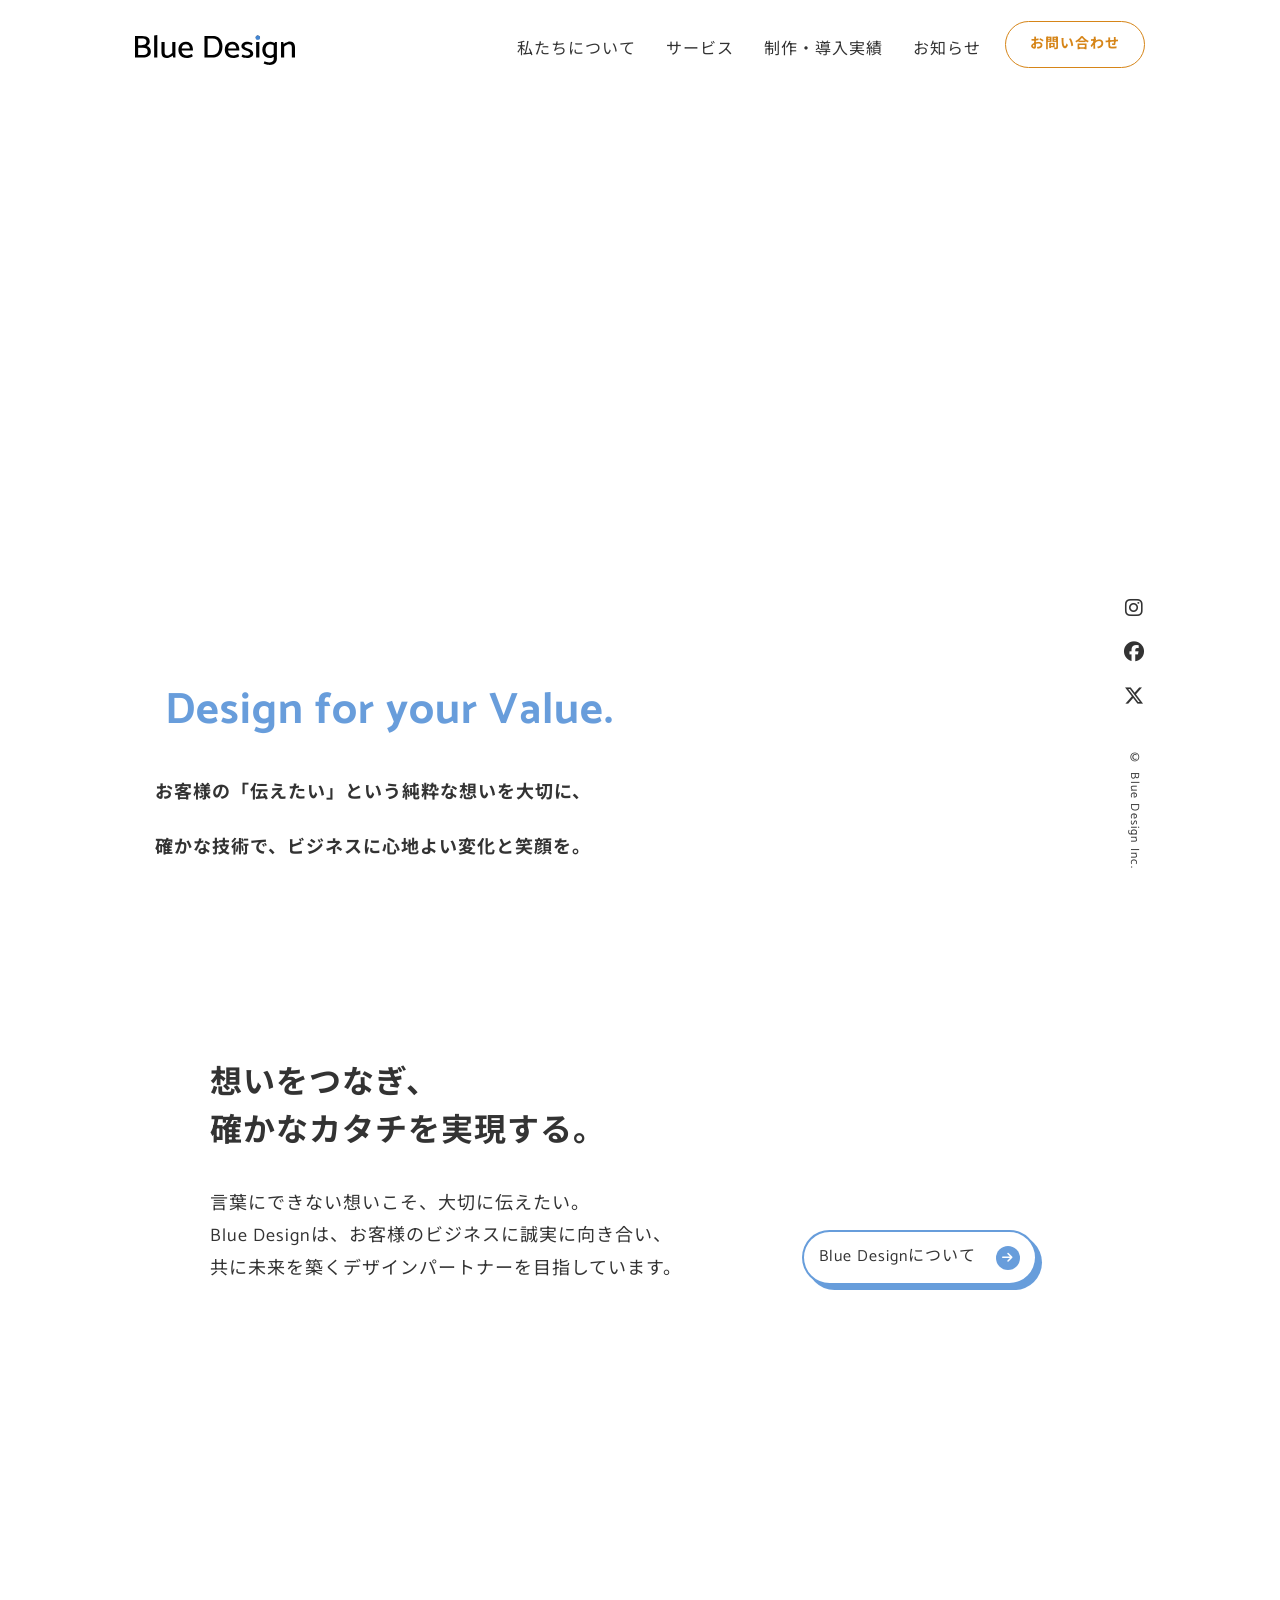
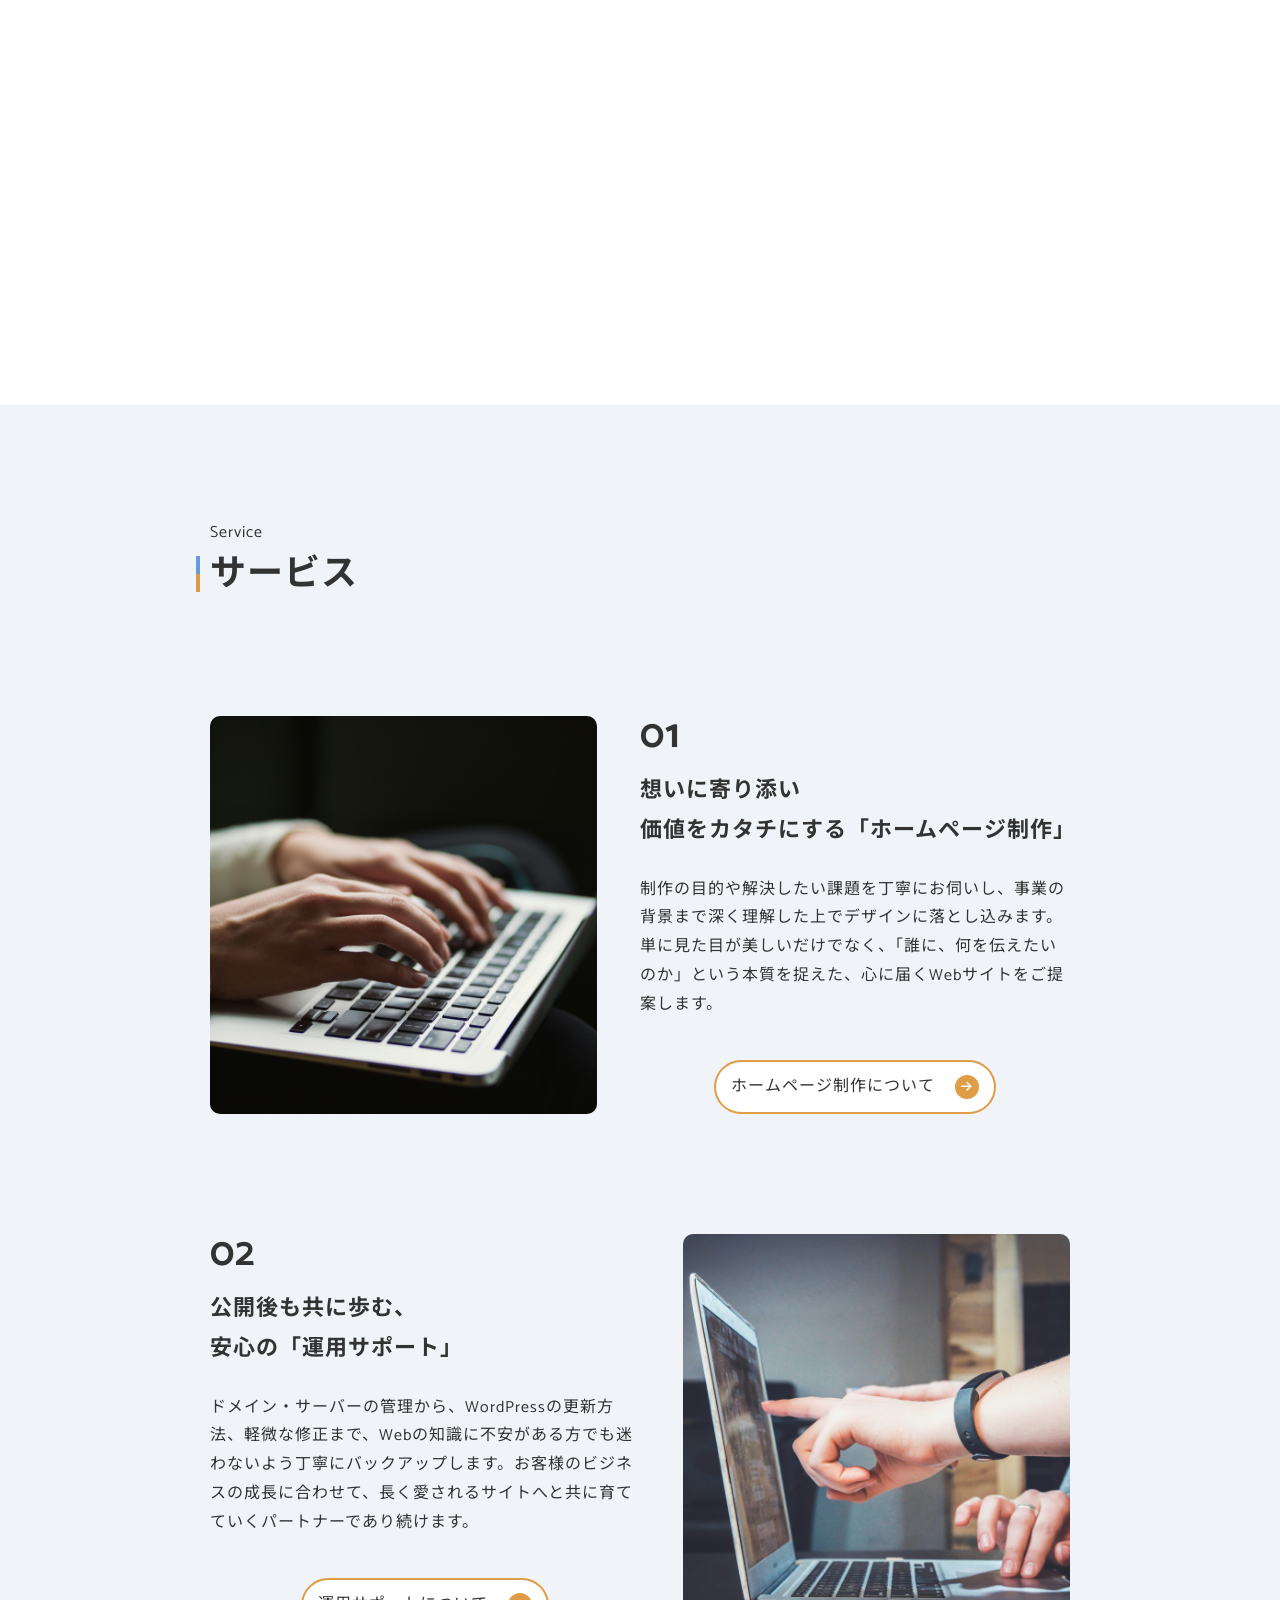
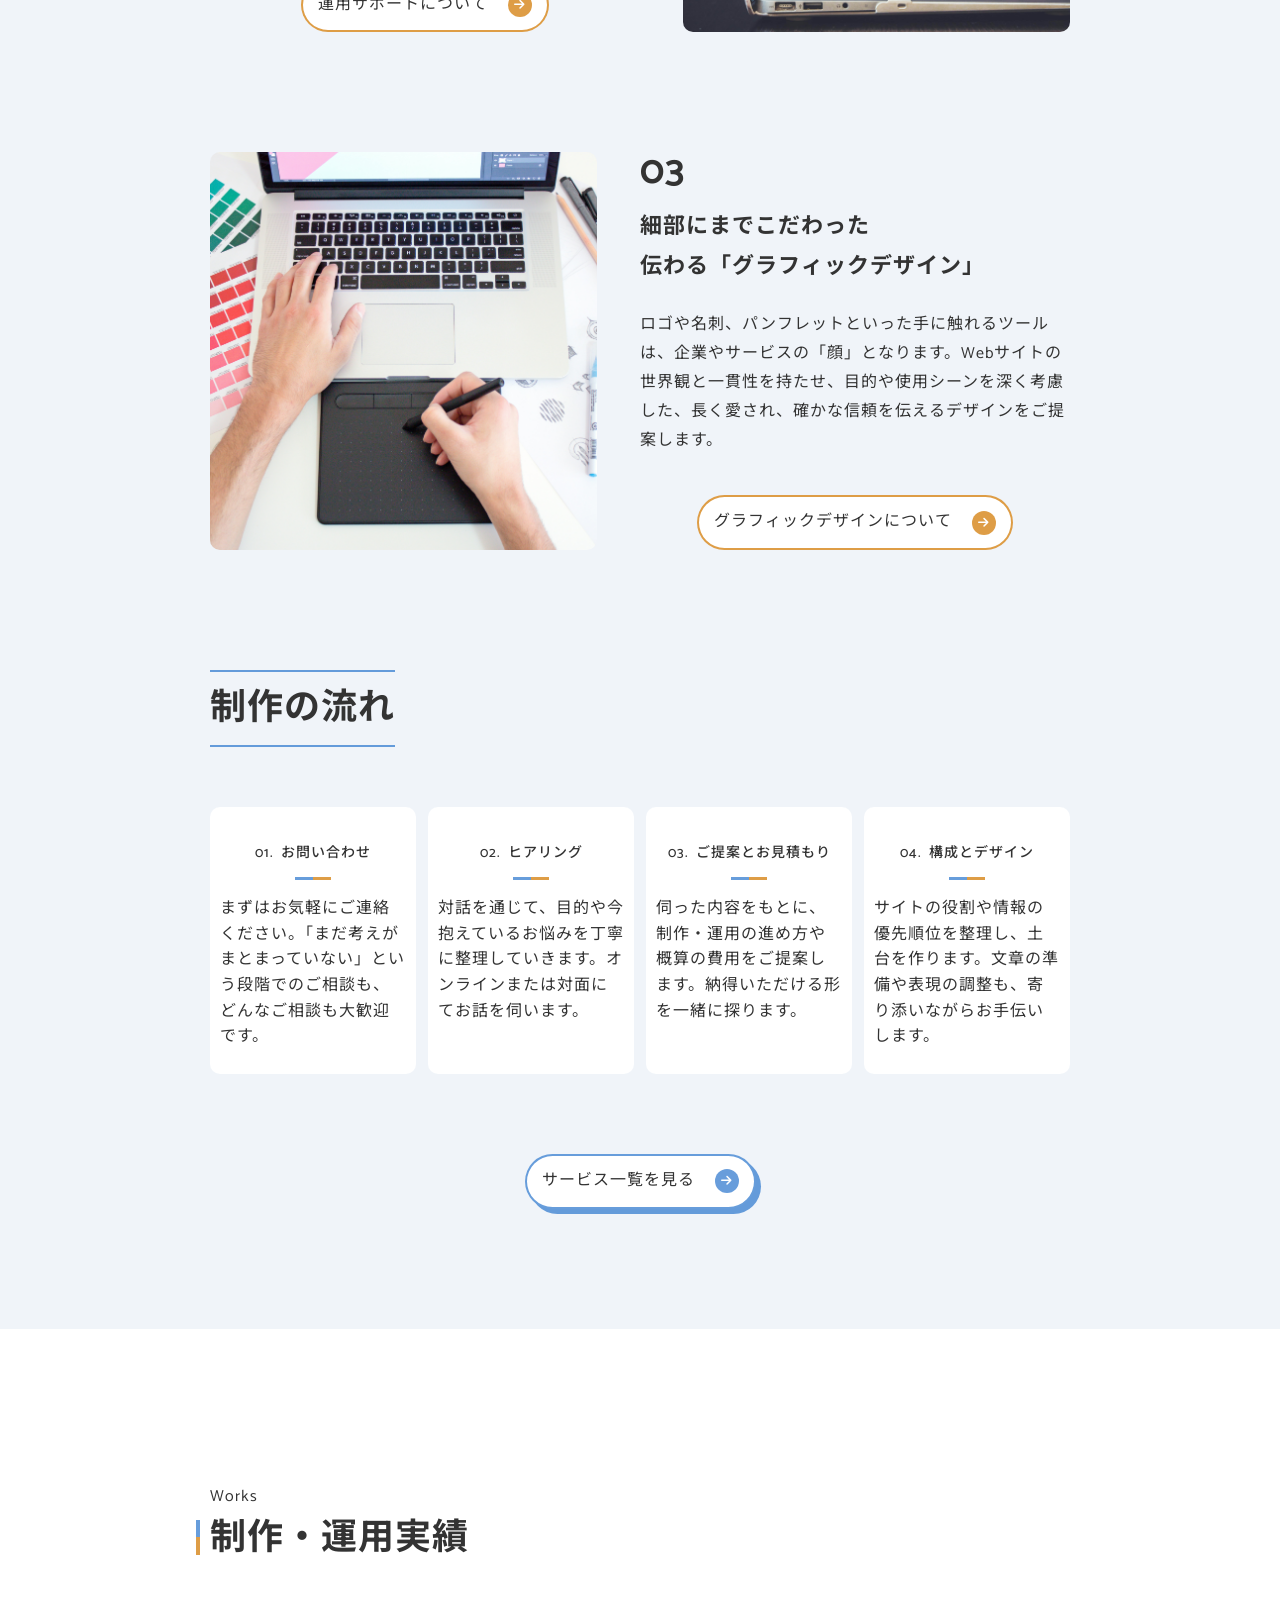
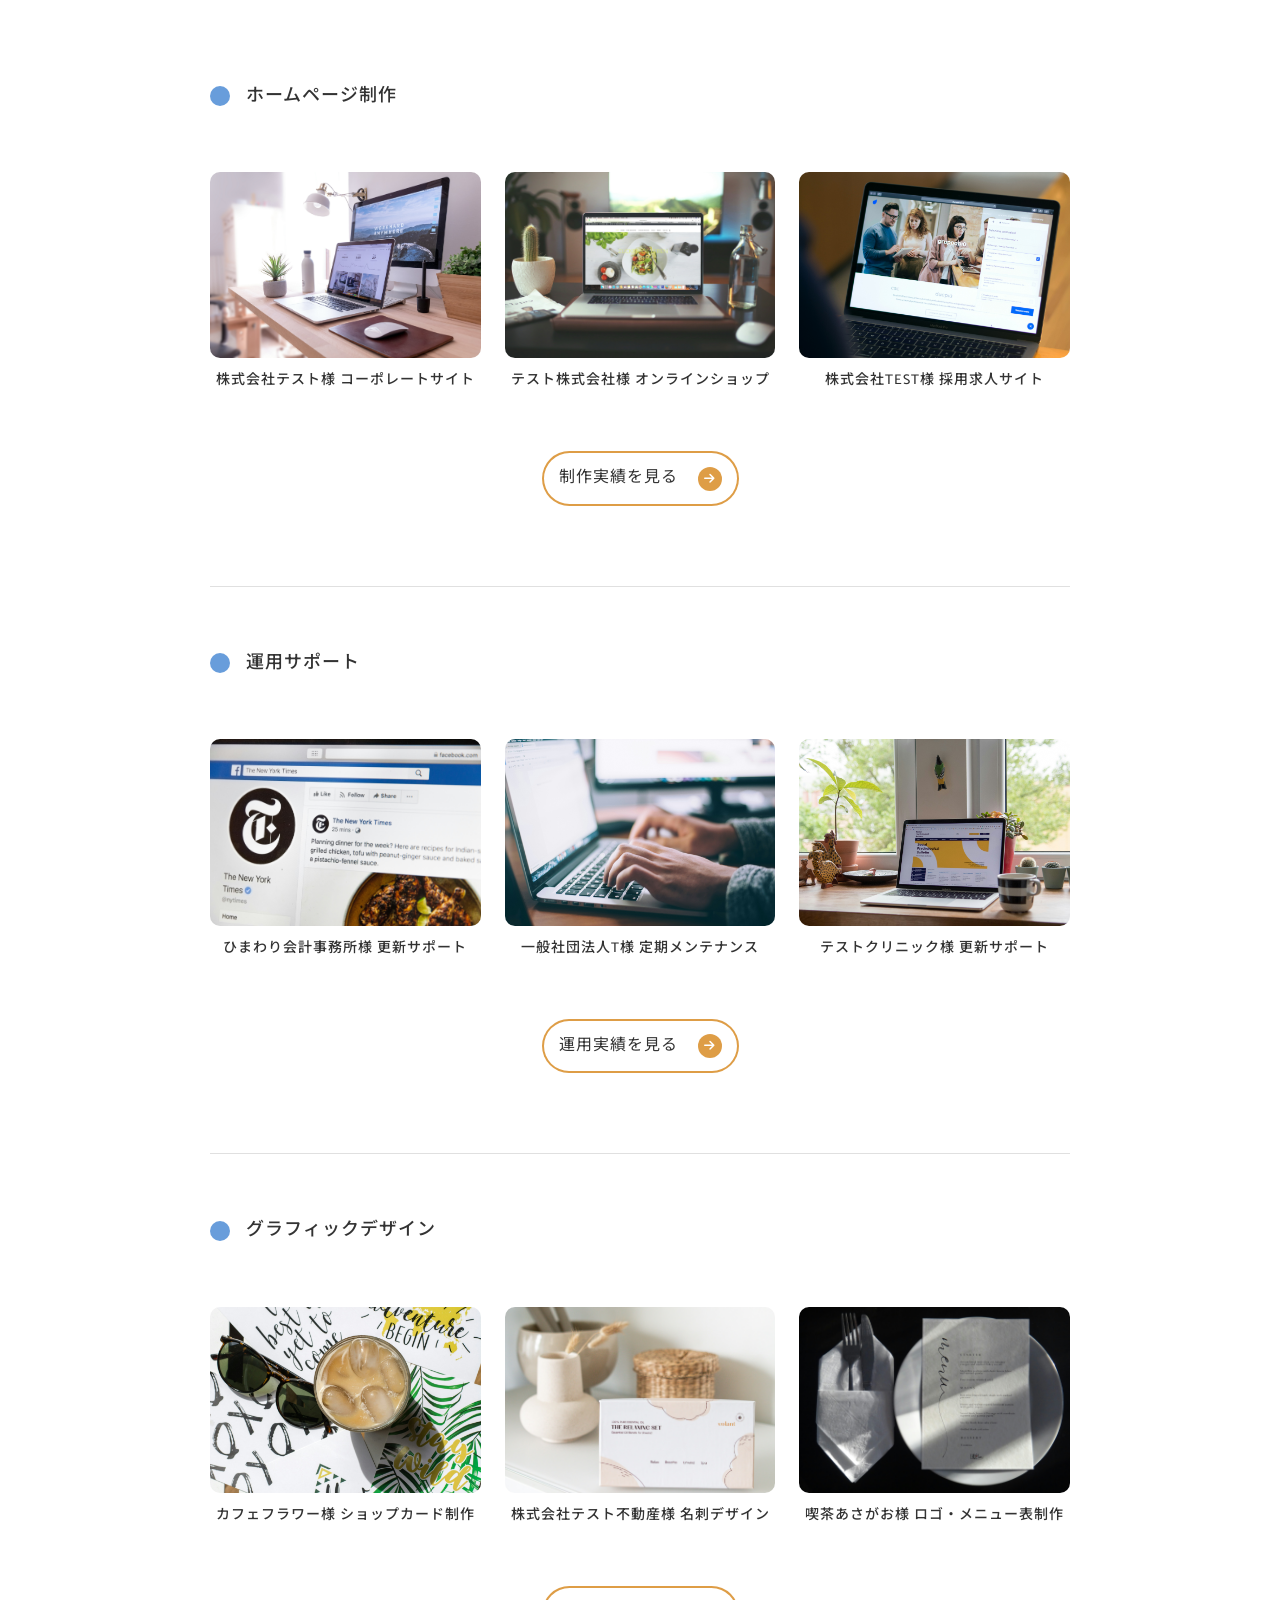
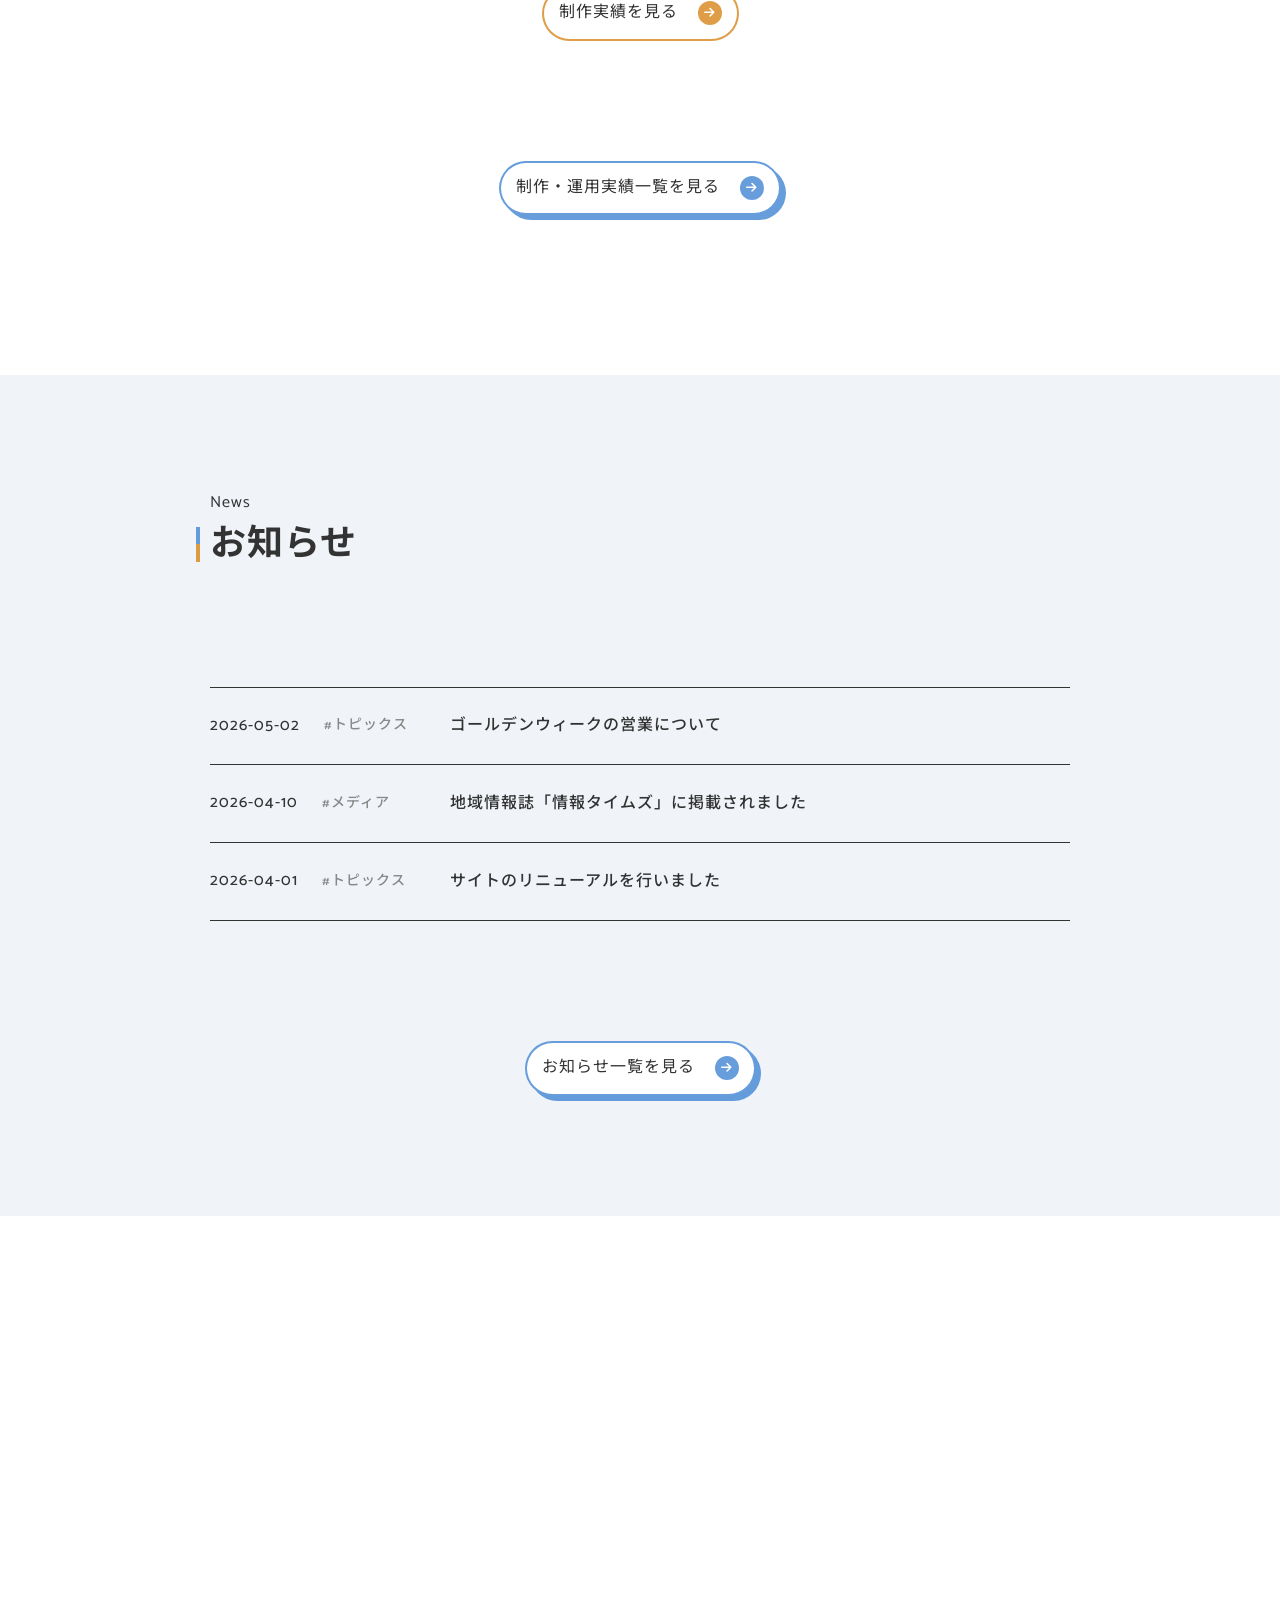
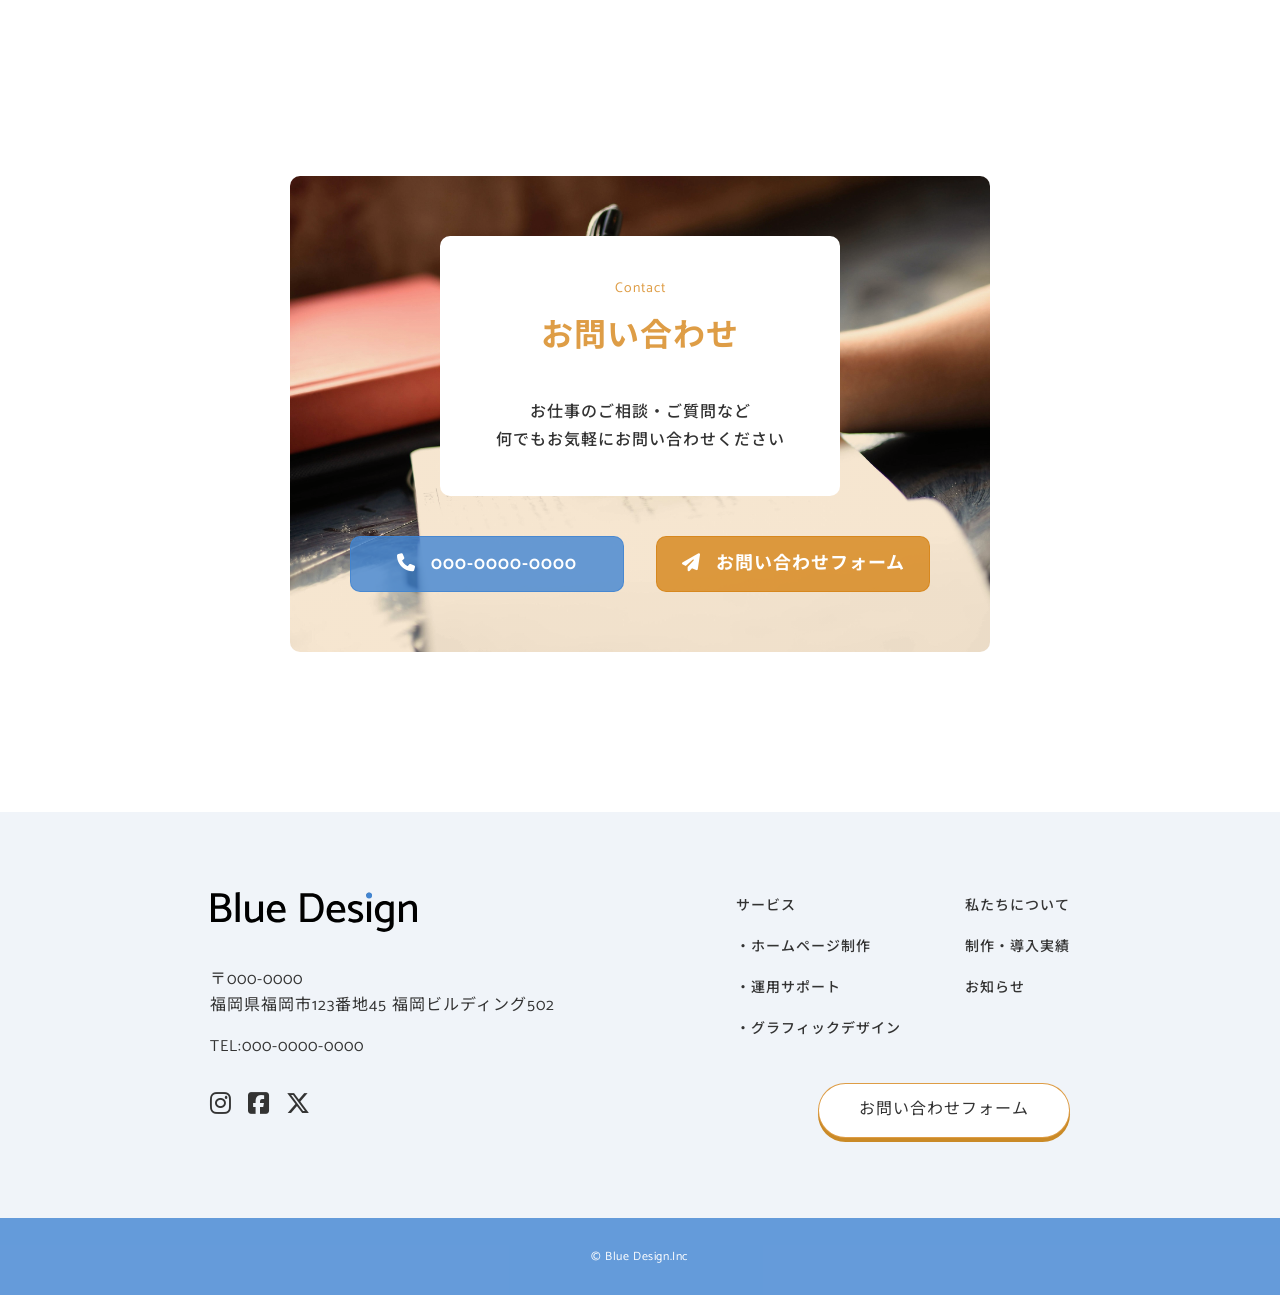
<file: index.html>
<!doctype html>
<html lang="ja">
  <head>
    <meta charset="UTF-8" />
    <meta name="viewport" content="width=device-width, initial-scale=1.0" />
    <meta
      name="description"
      content="Blue Designのポートフォリオサイトです。誠実さと信頼感のあるWeb制作をお届けします。"
    />
    <title>Blue Design</title>
    <link rel="icon" href="img/favicon.ico" />
    <link rel="preconnect" href="https://fonts.googleapis.com" />
    <link rel="preconnect" href="https://fonts.gstatic.com" crossorigin />
    <link
      href="https://fonts.googleapis.com/css2?family=Catamaran:wght@400;500;700&family=Noto+Sans+JP:wght@400;500;700&display=swap"
      rel="stylesheet"
    />
    <link
      rel="stylesheet"
      href="https://cdnjs.cloudflare.com/ajax/libs/font-awesome/6.5.1/css/all.min.css"
    />
    <link rel="stylesheet" href="css/style.css" />
  </head>

  <body class="home">
    <!-- ローディングアニメーション -->
    <div id="splash">
      <div id="splash-logo">
        <img src="img/logo.svg" alt="ロゴ画像" />
      </div>
    </div>

    <div class="splashbg"></div>

    <div id="container">
      <!-- ヘッダー -->
      <header class="header" id="header">
        <div class="header-wrap">
          <h1 class="header-wrap__ttl">
            <a href="index.html"><img src="img/logo.svg" alt="ロゴマーク" /></a>
          </h1>
          <nav class="header-wrap__nav">
            <ul class="header-wrap__list">
              <li class="header-wrap__item">
                <a href="about.html">私たちについて</a>
              </li>
              <li class="header-wrap__item">
                <a href="service.html">サービス</a>
                <!-- ドロップダウン -->
                <ul class="header-nav-sub">
                  <li class="header-nav-sub__item">
                    <a href="service.html#hp-production">ホームページ制作</a>
                  </li>
                  <li class="header-nav-sub__item">
                    <a href="service.html#support">運用サポート</a>
                  </li>
                  <li class="header-nav-sub__item">
                    <a href="service.html#graphic">グラフィックデザイン</a>
                  </li>
                </ul>
              </li>
              <li class="header-wrap__item">
                <a href="works.html">制作・導入実績</a>
              </li>
              <li class="header-wrap__item">
                <a href="news.html">お知らせ</a>
              </li>
            </ul>

            <div class="header-wrap__btn">
              <a href="contact.html">お問い合わせ</a>
            </div>
          </nav>

          <!-- ハンバーガーメニュー -->
          <div class="toggle_btn">
            <span></span>
            <span></span>
            <span></span>
          </div>
        </div>
      </header>

      <main>
        <section class="fv" id="fv">
          <div class="fv__inner">
            <div class="fv__slider">
              <div class="fv__img"></div>
              <div class="fv__img"></div>
              <div class="fv__img"></div>
            </div>

            <div class="fv__container">
              <div class="fv__content">
                <h2 class="fv__title">Design for your Value.</h2>
                <p class="fv__text">
                  お客様の「伝えたい」という純粋な想いを大切に、
                </p>
                <p class="fv__text">
                  確かな技術で、ビジネスに心地よい変化と笑顔を。
                </p>
              </div>
              <div class="fv__sns">
                <div class="fv__sns-links">
                  <a
                    href="https://www.instagram.com/"
                    target="_blank"
                    rel="noopener noreferrer"
                    ><i class="fa-brands fa-instagram"></i
                  ></a>
                  <a
                    href="https://www.facebook.com/"
                    target="_blank"
                    rel="noopener noreferrer"
                    ><i class="fa-brands fa-facebook"></i
                  ></a>
                  <a
                    href="https://x.com/"
                    target="_blank"
                    rel="noopener noreferrer"
                    ><i class="fa-brands fa-x-twitter"></i
                  ></a>
                </div>
                <span class="fv__copy">&copy; Blue Design Inc.</span>
              </div>
            </div>
          </div>
        </section>

        <!-- concept -->
        <section class="concept" id="concept">
          <div class="concept__container">
            <div class="concept__body">
              <h3 class="concept__title">
                想いをつなぎ、<br class="u-mobile" />確かなカタチを実現する。
              </h3>
              <p class="concept__text">
                言葉にできない想いこそ、大切に伝えたい。<br />Blue
                Designは、お客様のビジネスに誠実に向き合い、<br />共に未来を築くデザインパートナーを目指しています。
              </p>
            </div>

            <div class="concept__btn-wrapper">
              <a href="about.html" class="c-btn-solid">
                Blue Designについて<span class="c-btn-solid__icon"
                  ><i class="fa-solid fa-arrow-right"></i
                ></span>
              </a>
            </div>
          </div>
        </section>

        <div class="c-visual-parallax"></div>

        <!-- service -->
        <section class="service" id="service">
          <div class="service__inner">
            <div class="c-section-header">
              <span class="c-section-header__en">Service</span>
              <h4 class="c-section-header__title">サービス</h4>
            </div>

            <div class="service__items">
              <article class="service-item">
                <div class="service-item__img-wrapper">
                  <img
                    src="img/topservice01.jpg"
                    alt="ノートパソコンを操作する手元の様子"
                    class="service-item__img"
                  />
                </div>
                <div class="service-item__body">
                  <span class="service-item__num">01</span>
                  <h5 class="service-item__title">
                    想いに寄り添い<br />価値をカタチにする「ホームページ制作」
                  </h5>
                  <p class="service-item__text">
                    制作の目的や解決したい課題を丁寧にお伺いし、事業の背景まで深く理解した上でデザインに落とし込みます。単に見た目が美しいだけでなく、「誰に、何を伝えたいのか」という本質を捉えた、心に届くWebサイトをご提案します。
                  </p>
                  <div class="service-item__btn-wrapper">
                    <a href="service.html#hp-production" class="c-btn-accent"
                      >ホームページ制作について<span class="c-btn-accent__icon"
                        ><i class="fa-solid fa-arrow-right"></i></span
                    ></a>
                  </div>
                </div>
              </article>

              <article class="service-item">
                <div class="service-item__img-wrapper">
                  <img
                    src="img/topservice02.jpg"
                    alt="ノートパソコンの画面を指差しあう様子"
                    class="service-item__img"
                  />
                </div>
                <div class="service-item__body">
                  <span class="service-item__num">02</span>
                  <h5 class="service-item__title">
                    公開後も共に歩む、<br />安心の「運用サポート」
                  </h5>
                  <p class="service-item__text">
                    ドメイン・サーバーの管理から、WordPressの更新方法、軽微な修正まで、Webの知識に不安がある方でも迷わないよう丁寧にバックアップします。お客様のビジネスの成長に合わせて、長く愛されるサイトへと共に育てていくパートナーであり続けます。
                  </p>
                  <div class="service-item__btn-wrapper">
                    <a href="service.html#support" class="c-btn-accent">
                      運用サポートについて<span class="c-btn-accent__icon"
                        ><i class="fa-solid fa-arrow-right"></i
                      ></span>
                    </a>
                  </div>
                </div>
              </article>

              <article class="service-item">
                <div class="service-item__img-wrapper">
                  <img
                    src="img/topservice03.jpg"
                    alt="液晶タブレットでペンを持ってデザインする様子"
                    class="service-item__img"
                  />
                </div>
                <div class="service-item__body">
                  <span class="service-item__num">03</span>
                  <h5 class="service-item__title">
                    細部にまでこだわった<br />伝わる「グラフィックデザイン」
                  </h5>
                  <p class="service-item__text">
                    ロゴや名刺、パンフレットといった手に触れるツールは、企業やサービスの「顔」となります。Webサイトの世界観と一貫性を持たせ、目的や使用シーンを深く考慮した、長く愛され、確かな信頼を伝えるデザインをご提案します。
                  </p>
                  <div class="service-item__btn-wrapper">
                    <a href="service.html#graphic" class="c-btn-accent">
                      グラフィックデザインについて<span
                        class="c-btn-accent__icon"
                        ><i class="fa-solid fa-arrow-right"></i
                      ></span>
                    </a>
                  </div>
                </div>
              </article>
            </div>

            <div class="service__flow-block flow">
              <div class="c-section-header c-section-header--center">
                <h4 class="c-section-header__title">制作の流れ</h4>
              </div>

              <ol class="flow__list">
                <li class="flow-step">
                  <div class="flow-step__head">
                    <span class="flow-step__num">01.</span>
                    <span class="flow-step__name">お問い合わせ</span>
                  </div>
                  <p class="flow-step__text">
                    まずはお気軽にご連絡ください。「まだ考えがまとまっていない」という段階でのご相談も、どんなご相談も大歓迎です。
                  </p>
                </li>
                <li class="flow-step">
                  <div class="flow-step__head">
                    <span class="flow-step__num">02.</span>
                    <span class="flow-step__name">ヒアリング</span>
                  </div>
                  <p class="flow-step__text">
                    対話を通じて、目的や今抱えているお悩みを丁寧に整理していきます。オンラインまたは対面にてお話を伺います。
                  </p>
                </li>
                <li class="flow-step">
                  <div class="flow-step__head">
                    <span class="flow-step__num">03.</span>
                    <span class="flow-step__name">ご提案とお見積もり</span>
                  </div>
                  <p class="flow-step__text">
                    伺った内容をもとに、制作・運用の進め方や概算の費用をご提案します。納得いただける形を一緒に探ります。
                  </p>
                </li>
                <li class="flow-step">
                  <div class="flow-step__head">
                    <span class="flow-step__num">04.</span>
                    <span class="flow-step__name">構成とデザイン</span>
                  </div>
                  <p class="flow-step__text">
                    サイトの役割や情報の優先順位を整理し、土台を作ります。文章の準備や表現の調整も、寄り添いながらお手伝いします。
                  </p>
                </li>
              </ol>
            </div>

            <div class="service__btn-wrapper">
              <a href="service.html" class="c-btn-solid">
                サービス一覧を見る<span class="c-btn-solid__icon"
                  ><i class="fa-solid fa-arrow-right"></i
                ></span>
              </a>
            </div>
          </div>
        </section>

        <!-- works -->
        <section class="works" id="works">
          <div class="works__inner">
            <div class="c-section-header">
              <span class="c-section-header__en">Works</span>
              <h4 class="c-section-header__title">制作・運用実績</h4>
            </div>

            <div class="works__category">
              <h5 class="works__category-title">ホームページ制作</h5>

              <div class="works__items">
                <div class="works-item">
                  <a href="#" class="works-item__link">
                    <div class="works-item__content -mask-from-top">
                      <div class="works-item__img-wrapper">
                        <img
                          src="img/hp01.jpg"
                          alt="株式会社テスト様 コーポレートサイト"
                          class="works-item__img"
                        />
                      </div>
                      <div class="works-item__mask">
                        <div class="works-item__mask-text">
                          <span class="works-item__company-name"
                            >株式会社テスト様</span
                          >
                          <span class="works-item__site-type"
                            >コーポレートサイト</span
                          >
                        </div>
                      </div>
                    </div>
                    <p class="works-item__text">
                      株式会社テスト様 コーポレートサイト
                    </p>
                  </a>
                </div>

                <div class="works-item">
                  <a href="#" class="works-item__link">
                    <div class="works-item__content -mask-from-top">
                      <div class="works-item__img-wrapper">
                        <img
                          src="img/hp02.jpg"
                          alt="テスト株式会社様 オンラインショップ"
                          class="works-item__img"
                        />
                      </div>
                      <div class="works-item__mask">
                        <div class="works-item__mask-text">
                          <span class="works-item__company-name"
                            >テスト株式会社様</span
                          >
                          <span class="works-item__site-type"
                            >オンラインショップ</span
                          >
                        </div>
                      </div>
                    </div>
                    <p class="works-item__text">
                      テスト株式会社様 オンラインショップ
                    </p>
                  </a>
                </div>

                <div class="works-item">
                  <a href="#" class="works-item__link">
                    <div class="works-item__content -mask-from-top">
                      <div class="works-item__img-wrapper">
                        <img
                          src="img/hp03.jpg"
                          alt="株式会社TEST様 採用求人サイト"
                          class="works-item__img"
                        />
                      </div>
                      <div class="works-item__mask">
                        <div class="works-item__mask-text">
                          <span class="works-item__company-name"
                            >株式会社TEST様</span
                          >
                          <span class="works-item__site-type"
                            >採用求人サイト</span
                          >
                        </div>
                      </div>
                    </div>
                    <p class="works-item__text">
                      株式会社TEST様 採用求人サイト
                    </p>
                  </a>
                </div>
              </div>

              <div class="works__btn-wrapper">
                <a href="works.html?filter=hp" class="c-btn-accent">
                  制作実績を見る
                  <span class="c-btn-accent__icon"
                    ><i class="fa-solid fa-arrow-right"></i
                  ></span>
                </a>
              </div>
            </div>

            <hr class="works__divider" />

            <div class="works__category">
              <h5 class="works__category-title">運用サポート</h5>

              <div class="works__items">
                <div class="works-item">
                  <a href="#" class="works-item__link">
                    <div class="works-item__content -mask-from-top">
                      <div class="works-item__img-wrapper">
                        <img
                          src="img/support01.jpg"
                          alt="ひまわり会計事務所様 更新サポート"
                          class="works-item__img"
                        />
                      </div>
                      <div class="works-item__mask">
                        <div class="works-item__mask-text">
                          <span class="works-item__company-name"
                            >ひまわり会計事務所様</span
                          >
                          <span class="works-item__site-type"
                            >更新サポート</span
                          >
                        </div>
                      </div>
                    </div>
                    <p class="works-item__text">
                      ひまわり会計事務所様 更新サポート
                    </p>
                  </a>
                </div>

                <div class="works-item">
                  <a href="#" class="works-item__link">
                    <div class="works-item__content -mask-from-top">
                      <div class="works-item__img-wrapper">
                        <img
                          src="img/support02.jpg"
                          alt="一般社団法人T様 定期メンテナンス"
                          class="works-item__img"
                        />
                      </div>
                      <div class="works-item__mask">
                        <div class="works-item__mask-text">
                          <span class="works-item__company-name"
                            >一般社団法人T様</span
                          >
                          <span class="works-item__site-type"
                            >定期メンテナンス</span
                          >
                        </div>
                      </div>
                    </div>
                    <p class="works-item__text">
                      一般社団法人T様 定期メンテナンス
                    </p>
                  </a>
                </div>

                <div class="works-item">
                  <a href="#" class="works-item__link">
                    <div class="works-item__content -mask-from-top">
                      <div class="works-item__img-wrapper">
                        <img
                          src="img/support03.jpg"
                          alt="テストクリニック様 更新サポート"
                          class="works-item__img"
                        />
                      </div>
                      <div class="works-item__mask">
                        <div class="works-item__mask-text">
                          <span class="works-item__company-name"
                            >テストクリニック様</span
                          >
                          <span class="works-item__site-type"
                            >更新サポート</span
                          >
                        </div>
                      </div>
                    </div>
                    <p class="works-item__text">
                      テストクリニック様 更新サポート
                    </p>
                  </a>
                </div>
              </div>

              <div class="works__btn-wrapper">
                <a href="works.html?filter=support" class="c-btn-accent">
                  運用実績を見る
                  <span class="c-btn-accent__icon"
                    ><i class="fa-solid fa-arrow-right"></i
                  ></span>
                </a>
              </div>
            </div>

            <hr class="works__divider" />

            <div class="works__category">
              <h5 class="works__category-title">グラフィックデザイン</h5>

              <div class="works__items">
                <div class="works-item">
                  <a href="#" class="works-item__link">
                    <div class="works-item__content -mask-from-top">
                      <div class="works-item__img-wrapper">
                        <img
                          src="img/design01.jpg"
                          alt="カフェフラワー様 ショップカード制作"
                          class="works-item__img"
                        />
                      </div>
                      <div class="works-item__mask">
                        <div class="works-item__mask-text">
                          <span class="works-item__company-name"
                            >カフェフラワー様</span
                          >
                          <span class="works-item__site-type"
                            >ショップカード制作</span
                          >
                        </div>
                      </div>
                    </div>
                    <p class="works-item__text">
                      カフェフラワー様 ショップカード制作
                    </p>
                  </a>
                </div>

                <div class="works-item">
                  <a href="#" class="works-item__link">
                    <div class="works-item__content -mask-from-top">
                      <div class="works-item__img-wrapper">
                        <img
                          src="img/design02.jpg"
                          alt="株式会社テスト不動産様 名刺デザイン"
                          class="works-item__img"
                        />
                      </div>
                      <div class="works-item__mask">
                        <div class="works-item__mask-text">
                          <span class="works-item__company-name"
                            >株式会社テスト不動産様</span
                          >
                          <span class="works-item__site-type"
                            >名刺デザイン</span
                          >
                        </div>
                      </div>
                    </div>
                    <p class="works-item__text">
                      株式会社テスト不動産様 名刺デザイン
                    </p>
                  </a>
                </div>

                <div class="works-item">
                  <a href="#" class="works-item__link">
                    <div class="works-item__content -mask-from-top">
                      <div class="works-item__img-wrapper">
                        <img
                          src="img/design03.jpg"
                          alt="喫茶あさがお様 ロゴ・メニュー表制作"
                          class="works-item__img"
                        />
                      </div>
                      <div class="works-item__mask">
                        <div class="works-item__mask-text">
                          <span class="works-item__company-name"
                            >喫茶あさがお様</span
                          >
                          <span class="works-item__site-type"
                            >ロゴ・メニュー表制作</span
                          >
                        </div>
                      </div>
                    </div>
                    <p class="works-item__text">
                      喫茶あさがお様 ロゴ・メニュー表制作
                    </p>
                  </a>
                </div>
              </div>

              <div class="works__btn-wrapper">
                <a href="works.html?filter=graphic" class="c-btn-accent">
                  制作実績を見る
                  <span class="c-btn-accent__icon"
                    ><i class="fa-solid fa-arrow-right"></i
                  ></span>
                </a>
              </div>
            </div>

            <div class="works__bottom-btn-wrapper">
              <a href="works.html" class="c-btn-solid">
                制作・運用実績一覧を見る
                <span class="c-btn-solid__icon"
                  ><i class="fa-solid fa-arrow-right"></i
                ></span>
              </a>
            </div>
          </div>
        </section>

        <section class="news" id="news">
          <div class="news__inner">
            <div class="c-section-header">
              <span class="c-section-header__en">News</span>
              <h4 class="c-section-header__title">お知らせ</h4>
            </div>

            <div class="news__list">
              <article class="news-item">
                <a href="single.html" class="news-item__link">
                  <div class="news-item__meta">
                    <time datetime="2026-05-02" class="news-item__date"
                      >2026-05-02</time
                    >
                    <span class="news-item__category">#トピックス</span>
                  </div>
                  <h5 class="news-item__title">
                    ゴールデンウィークの営業について
                  </h5>
                </a>
              </article>

              <article class="news-item">
                <a href="single.html" class="news-item__link">
                  <div class="news-item__meta">
                    <time datetime="2026-04-10" class="news-item__date"
                      >2026-04-10</time
                    >
                    <span class="news-item__category">#メディア</span>
                  </div>
                  <h5 class="news-item__title">
                    地域情報誌「情報タイムズ」に掲載されました
                  </h5>
                </a>
              </article>

              <article class="news-item">
                <a href="single.html" class="news-item__link">
                  <div class="news-item__meta">
                    <time datetime="2026-04-01" class="news-item__date"
                      >2026-04-01</time
                    >
                    <span class="news-item__category">#トピックス</span>
                  </div>
                  <h5 class="news-item__title">
                    サイトのリニューアルを行いました
                  </h5>
                </a>
              </article>
            </div>

            <div class="news__btn-wrapper">
              <a href="news.html" class="c-btn-solid">
                お知らせ一覧を見る
                <span class="c-btn-solid__icon"
                  ><i class="fa-solid fa-arrow-right"></i
                ></span>
              </a>
            </div>
          </div>
        </section>

        <div class="news__parallax"></div>

        <section class="contact" id="contact">
          <div class="contact__inner">
            <div class="contact__box">
              <span class="contact__en">Contact</span>
              <h4 class="contact__title">お問い合わせ</h4>
              <p class="contact__text">
                お仕事のご相談・ご質問など<br />
                何でもお気軽にお問い合わせください
              </p>
            </div>

            <div class="contact__buttons">
              <a href="tel:000-0000-0000" class="c-btn-contact -phone">
                <span class="c-btn-contact__icon"
                  ><i class="fa-solid fa-phone"></i
                ></span>
                000-0000-0000
              </a>

              <a href="contact.html" class="c-btn-contact -form">
                <span class="c-btn-contact__icon"
                  ><i class="fa-solid fa-paper-plane"></i
                ></span>
                お問い合わせフォーム
              </a>
            </div>
          </div>
        </section>
      </main>

      <footer class="footer">
        <div class="footer__inner">
          <div class="footer__content">
            <div class="footer__info">
              <div class="footer__logo">
                <a href="index.html"
                  ><img src="img/logo.svg" alt="Blue Design"
                /></a>
              </div>
              <address class="footer__address">
                〒000-0000<br />
                福岡県福岡市123番地45 福岡ビルディング502
              </address>
              <p class="footer__tel">TEL:000-0000-0000</p>

              <div class="footer__sns">
                <a
                  href="https://www.instagram.com/"
                  class="footer__sns-link"
                  target="_blank"
                  rel="noopener noreferrer"
                >
                  <i class="fa-brands fa-instagram"></i>
                </a>

                <a
                  href="https://www.facebook.com/"
                  class="footer__sns-link"
                  target="_blank"
                  rel="noopener noreferrer"
                >
                  <i class="fa-brands fa-square-facebook"></i>
                </a>

                <a
                  href="https://x.com/"
                  class="footer__sns-link"
                  target="_blank"
                  rel="noopener noreferrer"
                >
                  <i class="fa-brands fa-x-twitter"></i>
                </a>
              </div>
            </div>

            <div class="footer__nav-wrapper">
              <div class="footer__nav-lists">
                <ul class="footer__nav-list">
                  <li><a href="service.html">サービス</a></li>
                  <li>
                    <a href="service.html#hp-production">・ホームページ制作</a>
                  </li>
                  <li><a href="service.html#support">・運用サポート</a></li>
                  <li>
                    <a href="service.html#graphic">・グラフィックデザイン</a>
                  </li>
                </ul>
                <ul class="footer__nav-list">
                  <li><a href="about.html">私たちについて</a></li>
                  <li><a href="works.html">制作・導入実績</a></li>
                  <li><a href="news.html">お知らせ</a></li>
                </ul>
              </div>

              <div class="footer__btn-wrapper">
                <a href="contact.html" class="c-btn-footer"
                  >お問い合わせフォーム</a
                >
              </div>
            </div>
          </div>
        </div>

        <div class="footer__copyright">
          <small>&copy; Blue Design.Inc</small>
        </div>
      </footer>

      <div id="js-page-top" class="c-page-top">
        <a href="#" class="c-page-top__link">
          <span class="c-page-top__arrow"
            ><i class="fa-solid fa-arrow-up"></i
          ></span>
          <span class="c-page-top__text">page top</span>
        </a>
      </div>
    </div>
    <!-- /#container -->

    <script
      src="https://code.jquery.com/jquery-3.7.1.min.js"
      integrity="sha256-/JqT3SQfawRcv/BIHPThkBvs0OEvtFFmqPF/lYI/Cxo="
      crossorigin="anonymous"
    ></script>
    <script src="js/main.js"></script>
  </body>
</html>
</file>
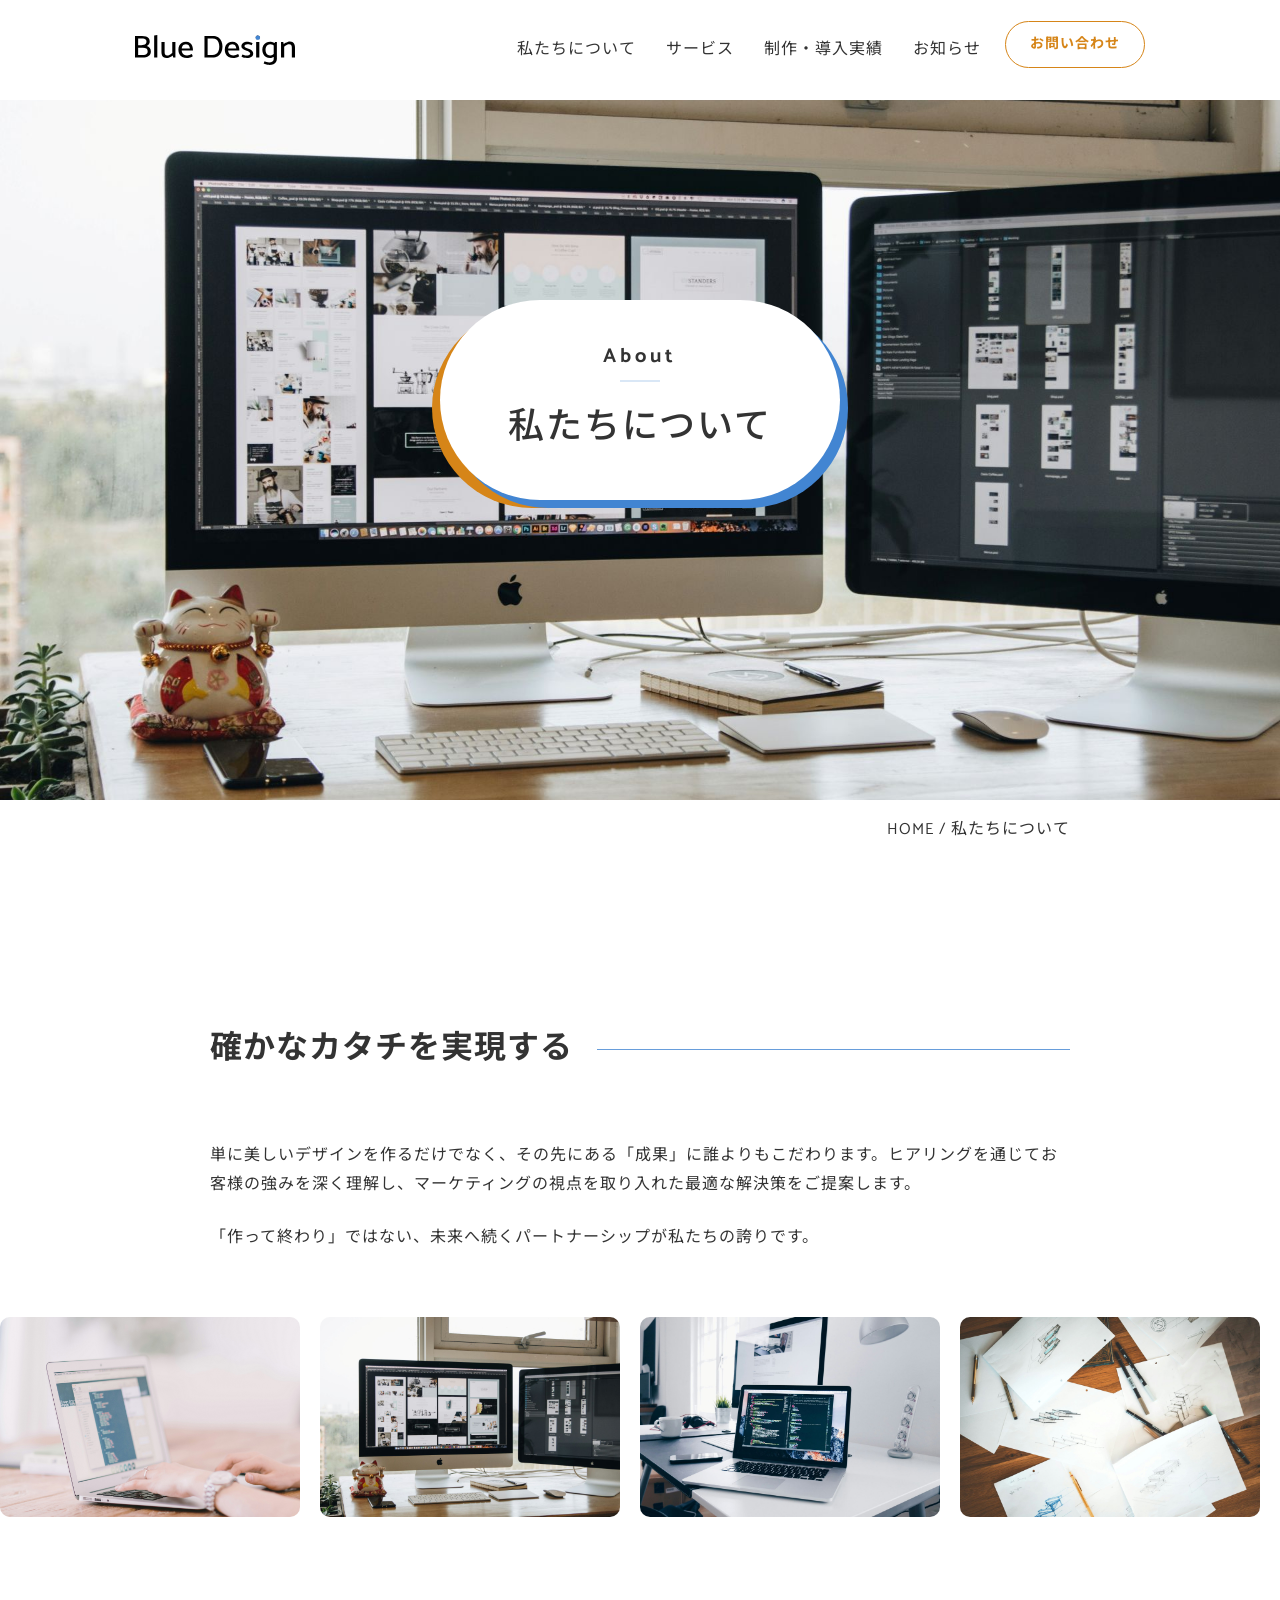
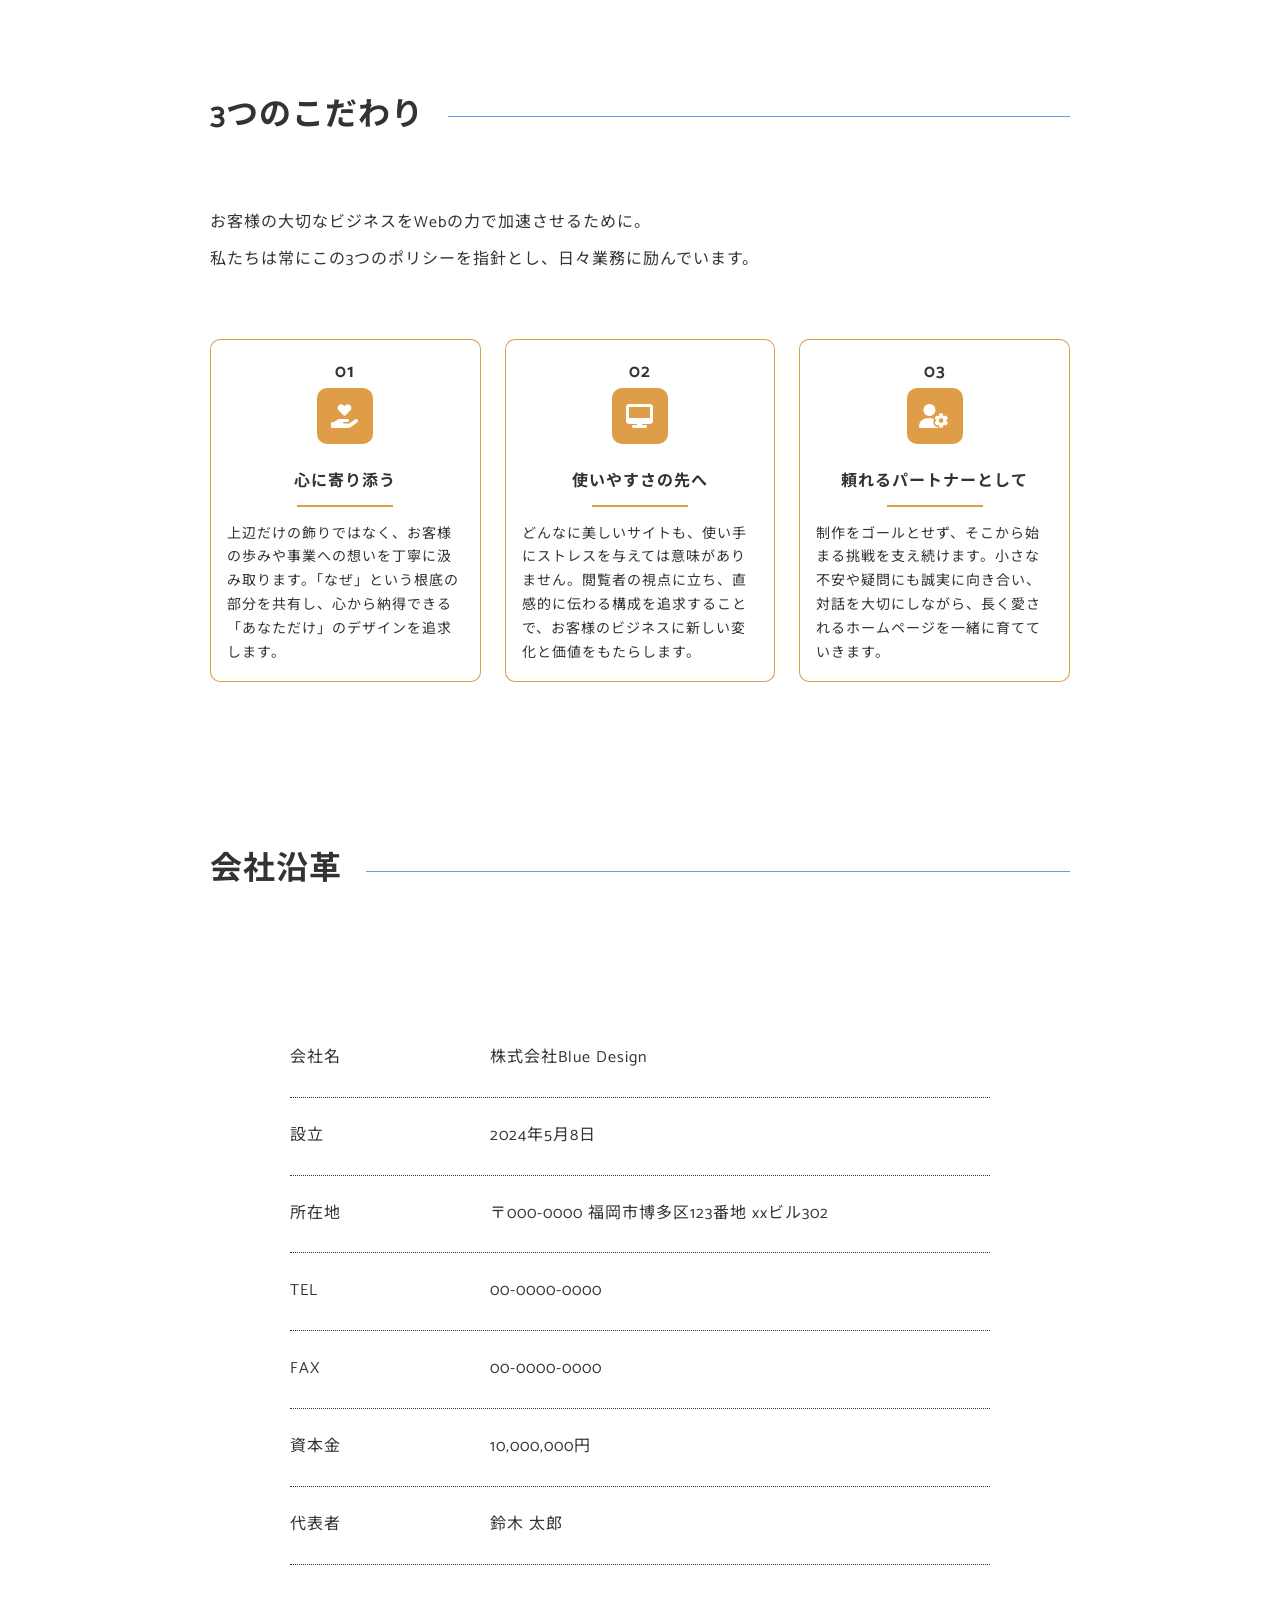
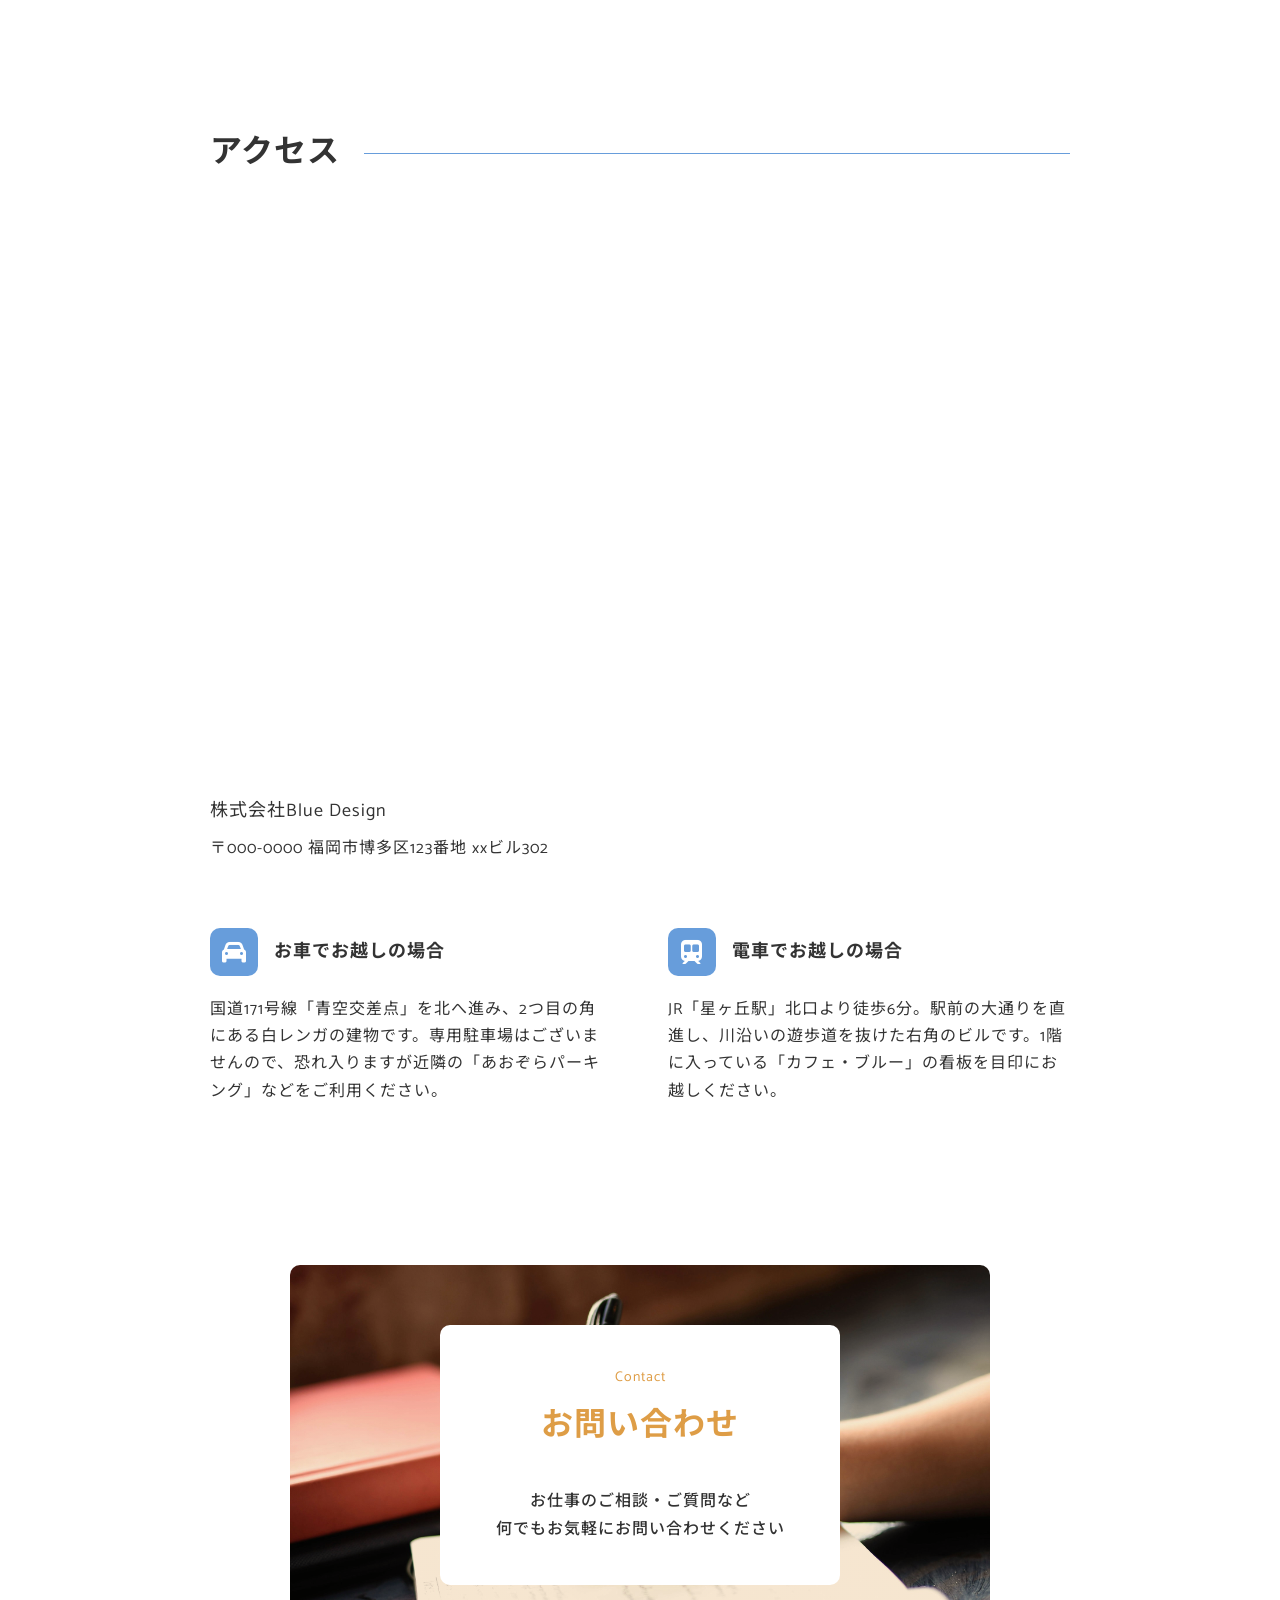
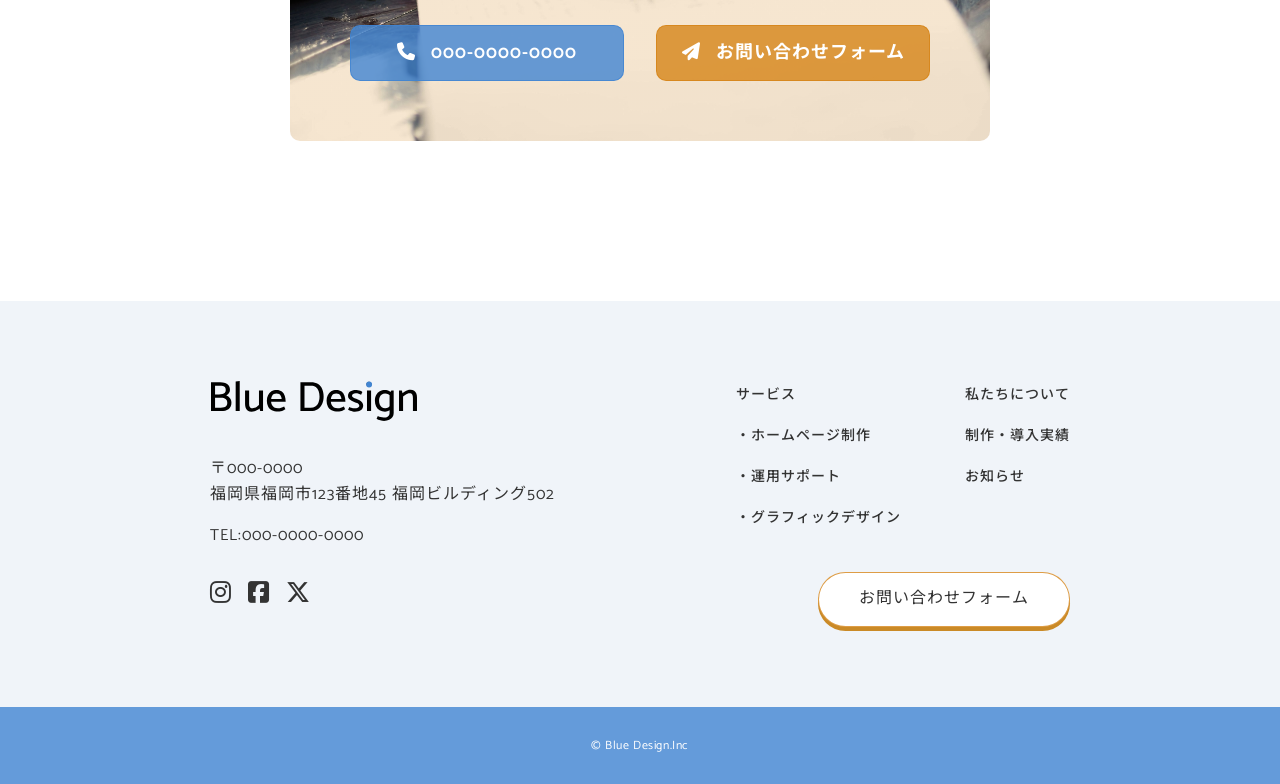
<file: about.html>
<!doctype html>
<html lang="ja">
  <head>
    <meta charset="UTF-8" />
    <meta name="viewport" content="width=device-width, initial-scale=1.0" />
    <meta
      name="description"
      content="Blue Designのポートフォリオサイトです。誠実さと信頼感のあるWeb制作をお届けします。"
    />
    <title>Blue Design</title>
    <link rel="icon" href="img/favicon.ico" />
    <link rel="preconnect" href="https://fonts.googleapis.com" />
    <link rel="preconnect" href="https://fonts.gstatic.com" crossorigin />
    <link
      href="https://fonts.googleapis.com/css2?family=Catamaran:wght@400;500;700&family=Noto+Sans+JP:wght@400;500;700&display=swap"
      rel="stylesheet"
    />
    <link
      rel="stylesheet"
      href="https://cdnjs.cloudflare.com/ajax/libs/font-awesome/6.5.1/css/all.min.css"
    />
    <link rel="stylesheet" href="css/style.css" />
  </head>

  <body class="appear">
    <div id="container">
      <!-- ヘッダー -->
      <header class="header" id="header">
        <div class="header-wrap">
          <h1 class="header-wrap__ttl">
            <a href="index.html"><img src="img/logo.svg" alt="ロゴマーク" /></a>
          </h1>
          <nav class="header-wrap__nav">
            <ul class="header-wrap__list">
              <li class="header-wrap__item">
                <a href="about.html">私たちについて</a>
              </li>
              <li class="header-wrap__item">
                <a href="service.html">サービス</a>
                <!-- ドロップダウン -->
                <ul class="header-nav-sub">
                  <li class="header-nav-sub__item">
                    <a href="service.html#hp-production">ホームページ制作</a>
                  </li>
                  <li class="header-nav-sub__item">
                    <a href="service.html#support">運用サポート</a>
                  </li>
                  <li class="header-nav-sub__item">
                    <a href="service.html#graphic">グラフィックデザイン</a>
                  </li>
                </ul>
              </li>
              <li class="header-wrap__item">
                <a href="works.html">制作・導入実績</a>
              </li>
              <li class="header-wrap__item">
                <a href="news.html">お知らせ</a>
              </li>
            </ul>

            <div class="header-wrap__btn">
              <a href="contact.html">お問い合わせ</a>
            </div>
          </nav>

          <!-- ハンバーガーメニュー -->
          <div class="toggle_btn">
            <span></span>
            <span></span>
            <span></span>
          </div>
        </div>
      </header>

      <main>
        <section class="sub-fv">
          <div class="sub-fv__bg sub-fv__bg--about">
            <div class="sub-fv__inner">
              <h2 class="sub-fv__title-box">
                <span class="sub-fv__en">About</span>
                <span class="sub-fv__ja">私たちについて</span>
              </h2>
            </div>
          </div>

          <div class="sub-fv__breadcrumb">
            <div class="sub-fv__breadcrumb-inner">
              <a href="index.html">HOME</a> &sol; <span>私たちについて</span>
            </div>
          </div>
        </section>

        <section class="about-message">
          <div class="about-message__inner">
            <h3 class="about-heading">確かなカタチを実現する</h3>

            <div class="about-message__text-box">
              <p>
                単に美しいデザインを作るだけでなく、その先にある「成果」に誰よりもこだわります。ヒアリングを通じてお客様の強みを深く理解し、マーケティングの視点を取り入れた最適な解決策をご提案します。
              </p>
              <p>
                「作って終わり」ではない、未来へ続くパートナーシップが私たちの誇りです。
              </p>
            </div>
          </div>

          <div class="about-slider">
            <div class="about-slider__track">
              <div class="about-slider__item">
                <img src="img/fv01.jpg" alt="画像" />
              </div>
              <div class="about-slider__item">
                <img src="img/aboutusfv.jpg" alt="画像" />
              </div>
              <div class="about-slider__item">
                <img src="img/worksfv.jpg" alt="画像" />
              </div>
              <div class="about-slider__item">
                <img src="img/newsfv.jpg" alt="画像" />
              </div>
              <div class="about-slider__item">
                <img src="img/contactfv.jpg" alt="画像" />
              </div>

              <div class="about-slider__item">
                <img src="img/fv01.jpg" alt="画像" />
              </div>
              <div class="about-slider__item">
                <img src="img/aboutusfv.jpg" alt="画像" />
              </div>
              <div class="about-slider__item">
                <img src="img/worksfv.jpg" alt="画像" />
              </div>
              <div class="about-slider__item">
                <img src="img/newsfv.jpg" alt="画像" />
              </div>
              <div class="about-slider__item">
                <img src="img/contactfv.jpg" alt="画像" />
              </div>
            </div>
          </div>
        </section>

        <section class="about-features">
          <div class="about-features__inner">
            <h3 class="about-heading">3つのこだわり</h3>

            <div class="about-features__intro">
              <p>お客様の大切なビジネスをWebの力で加速させるために。</p>
              <p>
                私たちは常にこの3つのポリシーを指針とし、日々業務に励んでいます。
              </p>
            </div>

            <div class="about-features__cards">
              <div class="about-features__card">
                <div class="about-features__card-num">01</div>
                <div class="about-features__card-icon">
                  <i class="fa-solid fa-hand-holding-heart"></i>
                </div>
                <h4 class="about-features__card-title">心に寄り添う</h4>
                <p class="about-features__card-text">
                  上辺だけの飾りではなく、お客様の歩みや事業への想いを丁寧に汲み取ります。「なぜ」という根底の部分を共有し、心から納得できる「あなただけ」のデザインを追求します。
                </p>
              </div>

              <div class="about-features__card">
                <div class="about-features__card-num">02</div>
                <div class="about-features__card-icon">
                  <i class="fa-solid fa-desktop"></i>
                </div>
                <h4 class="about-features__card-title">使いやすさの先へ</h4>
                <p class="about-features__card-text">
                  どんなに美しいサイトも、使い手にストレスを与えては意味がありません。閲覧者の視点に立ち、直感的に伝わる構成を追求することで、お客様のビジネスに新しい変化と価値をもたらします。
                </p>
              </div>

              <div class="about-features__card">
                <div class="about-features__card-num">03</div>
                <div class="about-features__card-icon">
                  <i class="fa-solid fa-user-gear"></i>
                </div>
                <h4 class="about-features__card-title">
                  頼れるパートナーとして
                </h4>
                <p class="about-features__card-text">
                  制作をゴールとせず、そこから始まる挑戦を支え続けます。小さな不安や疑問にも誠実に向き合い、対話を大切にしながら、長く愛されるホームページを一緒に育てていきます。
                </p>
              </div>
            </div>
          </div>
        </section>

        <section class="about-history">
          <div class="about-history__inner">
            <h3 class="about-heading">会社沿革</h3>

            <div class="about-history__table-wrapper">
              <dl class="about-history__list">
                <div class="about-history__row">
                  <dt class="about-history__term">会社名</dt>
                  <dd class="about-history__description">
                    株式会社Blue Design
                  </dd>
                </div>

                <div class="about-history__row">
                  <dt class="about-history__term">設立</dt>
                  <dd class="about-history__description">2024年5月8日</dd>
                </div>

                <div class="about-history__row">
                  <dt class="about-history__term">所在地</dt>
                  <dd class="about-history__description">
                    〒000-0000 福岡市博多区123番地 xxビル302
                  </dd>
                </div>

                <div class="about-history__row">
                  <dt class="about-history__term">TEL</dt>
                  <dd class="about-history__description">00-0000-0000</dd>
                </div>

                <div class="about-history__row">
                  <dt class="about-history__term">FAX</dt>
                  <dd class="about-history__description">00-0000-0000</dd>
                </div>

                <div class="about-history__row">
                  <dt class="about-history__term">資本金</dt>
                  <dd class="about-history__description">10,000,000円</dd>
                </div>

                <div class="about-history__row">
                  <dt class="about-history__term">代表者</dt>
                  <dd class="about-history__description">鈴木 太郎</dd>
                </div>
              </dl>
            </div>
          </div>
        </section>

        <section class="about-access">
          <div class="about-access__inner">
            <h3 class="about-heading">アクセス</h3>
          </div>

          <div class="about-access__map">
            <iframe
              src="https://www.google.com/maps/embed?pb=!1m18!1m12!1m3!1d3886.1888117261665!2d130.41814711181235!3d33.58972747322343!2m3!1f0!2f0!3f0!3m2!1i1024!2i768!4f13.1!3m3!1m2!1s0x354191c7e6f9b375%3A0x2ee22b3d45b98b90!2z5Y2a5aSa6aeF!5e1!3m2!1sja!2sjp!4v1779017128908!5m2!1sja!2sjp"
              width="600"
              height="450"
              style="border: 0"
              allowfullscreen=""
              loading="lazy"
              referrerpolicy="no-referrer-when-downgrade"
            ></iframe>
          </div>

          <div class="about-access__inner">
            <div class="about-access__info">
              <p class="about-access__company">株式会社Blue Design</p>
              <p class="about-access__address">
                〒000-0000 福岡市博多区123番地 xxビル302
              </p>

              <div class="about-access__routes">
                <div class="about-access__route">
                  <div class="about-access__route-header">
                    <i
                      class="fa-solid fa-car about-access__route-icon about-access__route-icon--car"
                    ></i>
                    <h4 class="about-access__route-title">
                      お車でお越しの場合
                    </h4>
                  </div>
                  <p class="about-access__route-text">
                    国道171号線「青空交差点」を北へ進み、2つ目の角にある白レンガの建物です。専用駐車場はございませんので、恐れ入りますが近隣の「あおぞらパーキング」などをご利用ください。
                  </p>
                </div>

                <div class="about-access__route">
                  <div class="about-access__route-header">
                    <i
                      class="fa-solid fa-train-subway about-access__route-icon about-access__route-icon--train"
                    ></i>
                    <h4 class="about-access__route-title">
                      電車でお越しの場合
                    </h4>
                  </div>
                  <p class="about-access__route-text">
                    JR「星ヶ丘駅」北口より徒歩6分。駅前の大通りを直進し、川沿いの遊歩道を抜けた右角のビルです。1階に入っている「カフェ・ブルー」の看板を目印にお越しください。
                  </p>
                </div>
              </div>
            </div>
          </div>
        </section>

        <section class="contact" id="contact">
          <div class="contact__inner">
            <div class="contact__box">
              <span class="contact__en">Contact</span>
              <h4 class="contact__title">お問い合わせ</h4>
              <p class="contact__text">
                お仕事のご相談・ご質問など<br />
                何でもお気軽にお問い合わせください
              </p>
            </div>

            <div class="contact__buttons">
              <a href="tel:000-0000-0000" class="c-btn-contact -phone">
                <span class="c-btn-contact__icon"
                  ><i class="fa-solid fa-phone"></i
                ></span>
                000-0000-0000
              </a>

              <a href="contact.html" class="c-btn-contact -form">
                <span class="c-btn-contact__icon"
                  ><i class="fa-solid fa-paper-plane"></i
                ></span>
                お問い合わせフォーム
              </a>
            </div>
          </div>
        </section>
      </main>

      <footer class="footer">
        <div class="footer__inner">
          <div class="footer__content">
            <div class="footer__info">
              <div class="footer__logo">
                <a href="index.html"
                  ><img src="img/logo.svg" alt="Blue Design"
                /></a>
              </div>
              <address class="footer__address">
                〒000-0000<br />
                福岡県福岡市123番地45 福岡ビルディング502
              </address>
              <p class="footer__tel">TEL:000-0000-0000</p>

              <div class="footer__sns">
                <a
                  href="https://www.instagram.com/"
                  class="footer__sns-link"
                  target="_blank"
                  rel="noopener noreferrer"
                >
                  <i class="fa-brands fa-instagram"></i>
                </a>

                <a
                  href="https://www.facebook.com/"
                  class="footer__sns-link"
                  target="_blank"
                  rel="noopener noreferrer"
                >
                  <i class="fa-brands fa-square-facebook"></i>
                </a>

                <a
                  href="https://x.com/"
                  class="footer__sns-link"
                  target="_blank"
                  rel="noopener noreferrer"
                >
                  <i class="fa-brands fa-x-twitter"></i>
                </a>
              </div>
            </div>

            <div class="footer__nav-wrapper">
              <div class="footer__nav-lists">
                <ul class="footer__nav-list">
                  <li><a href="service.html">サービス</a></li>
                  <li>
                    <a href="service.html#hp-production">・ホームページ制作</a>
                  </li>
                  <li><a href="service.html#support">・運用サポート</a></li>
                  <li>
                    <a href="service.html#graphic">・グラフィックデザイン</a>
                  </li>
                </ul>
                <ul class="footer__nav-list">
                  <li><a href="about.html">私たちについて</a></li>
                  <li><a href="works.html">制作・導入実績</a></li>
                  <li><a href="news.html">お知らせ</a></li>
                </ul>
              </div>

              <div class="footer__btn-wrapper">
                <a href="contact.html" class="c-btn-footer"
                  >お問い合わせフォーム</a
                >
              </div>
            </div>
          </div>
        </div>

        <div class="footer__copyright">
          <small>&copy; Blue Design.Inc</small>
        </div>
      </footer>

      <div id="js-page-top" class="c-page-top">
        <a href="#" class="c-page-top__link">
          <span class="c-page-top__arrow"
            ><i class="fa-solid fa-arrow-up"></i
          ></span>
          <span class="c-page-top__text">page top</span>
        </a>
      </div>
    </div>
    <!-- /#container -->

    <script
      src="https://code.jquery.com/jquery-3.7.1.min.js"
      integrity="sha256-/JqT3SQfawRcv/BIHPThkBvs0OEvtFFmqPF/lYI/Cxo="
      crossorigin="anonymous"
    ></script>
    <script src="js/main.js"></script>
  </body>
</html>
</file>
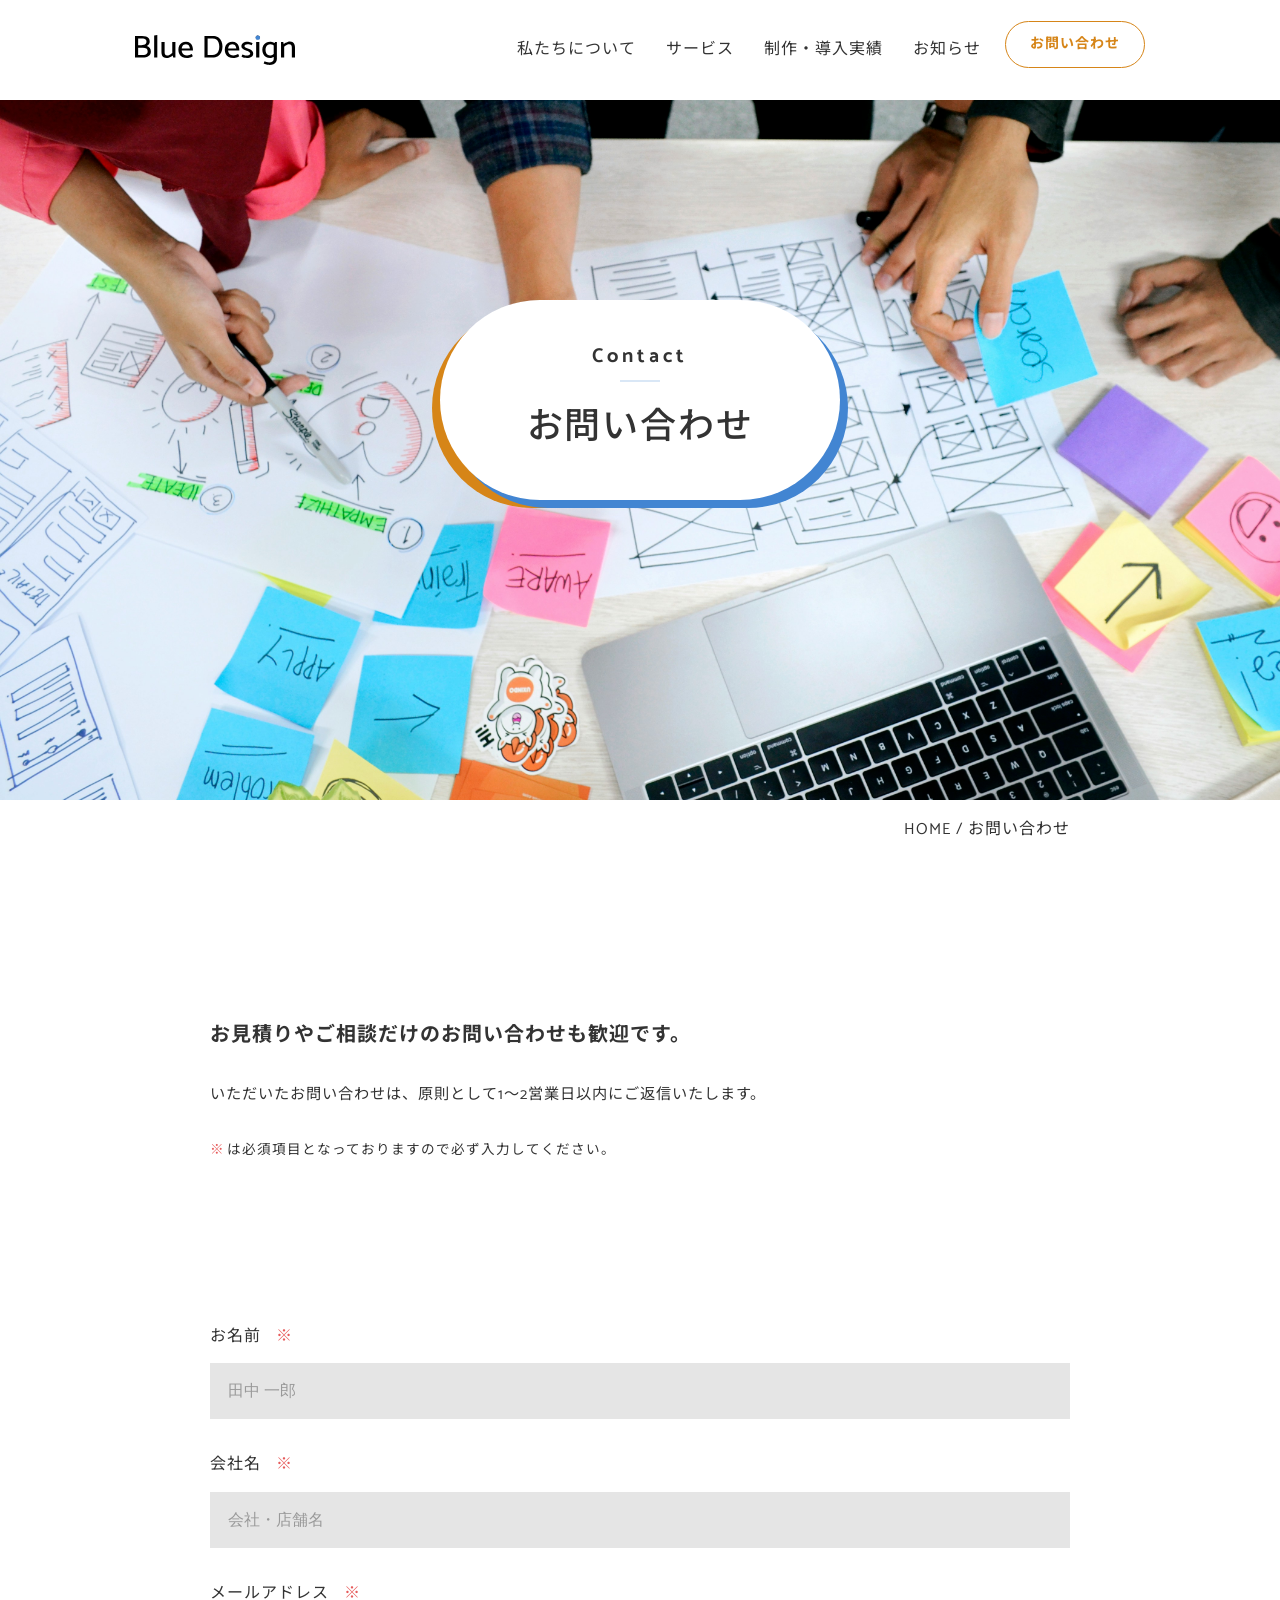
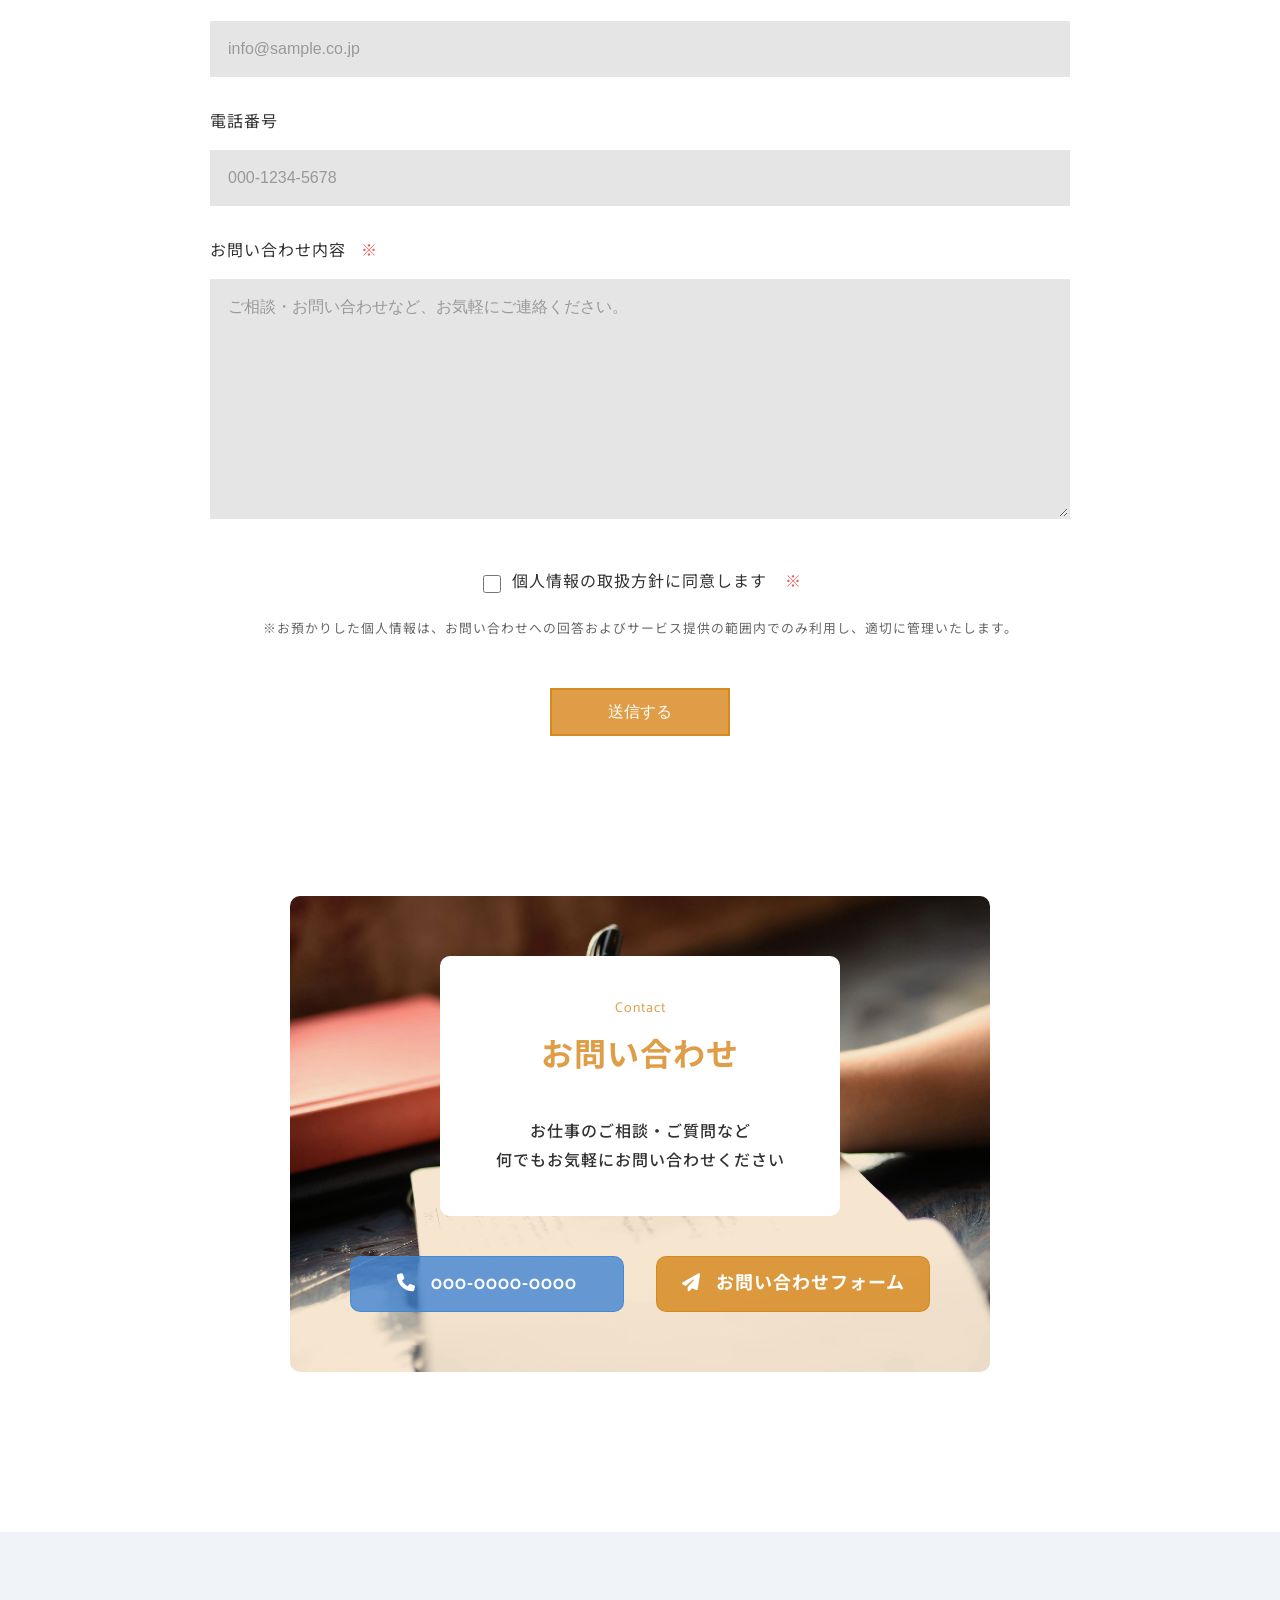
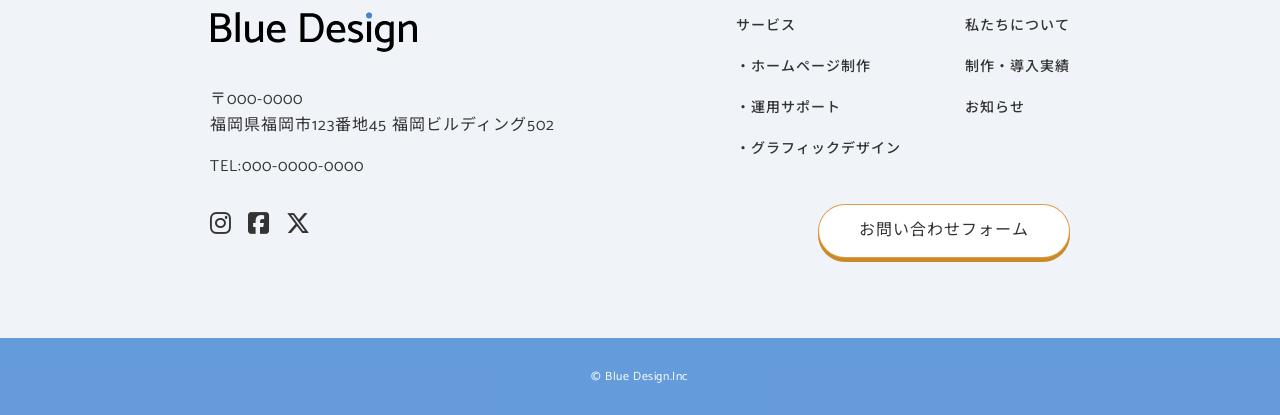
<file: contact.html>
<!doctype html>
<html lang="ja">
  <head>
    <meta charset="UTF-8" />
    <meta name="viewport" content="width=device-width, initial-scale=1.0" />
    <meta
      name="description"
      content="Blue Designのポートフォリオサイトです。誠実さと信頼感のあるWeb制作をお届けします。"
    />
    <title>お問い合わせ | Blue Design</title>
    <link rel="icon" href="img/favicon.ico" />
    <link rel="preconnect" href="https://fonts.googleapis.com" />
    <link rel="preconnect" href="https://fonts.gstatic.com" crossorigin />
    <link
      href="https://fonts.googleapis.com/css2?family=Catamaran:wght@400;500;700&family=Noto+Sans+JP:wght@400;500;700&display=swap"
      rel="stylesheet"
    />
    <link
      rel="stylesheet"
      href="https://cdnjs.cloudflare.com/ajax/libs/font-awesome/6.5.1/css/all.min.css"
    />
    <link rel="stylesheet" href="css/style.css" />
  </head>

  <body class="appear">
    <div id="container">
      <header class="header" id="header">
        <div class="header-wrap">
          <h1 class="header-wrap__ttl">
            <a href="index.html"><img src="img/logo.svg" alt="ロゴマーク" /></a>
          </h1>
          <nav class="header-wrap__nav">
            <ul class="header-wrap__list">
              <li class="header-wrap__item">
                <a href="about.html">私たちについて</a>
              </li>
              <li class="header-wrap__item">
                <a href="service.html">サービス</a>
                <!-- ドロップダウン -->
                <ul class="header-nav-sub">
                  <li class="header-nav-sub__item">
                    <a href="service.html#hp-production">ホームページ制作</a>
                  </li>
                  <li class="header-nav-sub__item">
                    <a href="service.html#support">運用サポート</a>
                  </li>
                  <li class="header-nav-sub__item">
                    <a href="service.html#graphic">グラフィックデザイン</a>
                  </li>
                </ul>
              </li>
              <li class="header-wrap__item">
                <a href="works.html">制作・導入実績</a>
              </li>
              <li class="header-wrap__item">
                <a href="news.html">お知らせ</a>
              </li>
            </ul>

            <div class="header-wrap__btn">
              <a href="contact.html">お問い合わせ</a>
            </div>
          </nav>
          <div class="toggle_btn">
            <span></span>
            <span></span>
            <span></span>
          </div>
        </div>
      </header>

      <main>
        <section class="sub-fv">
          <div class="sub-fv__bg sub-fv__bg--contact">
            <div class="sub-fv__inner">
              <h2 class="sub-fv__title-box">
                <span class="sub-fv__en">Contact</span>
                <span class="sub-fv__ja">お問い合わせ</span>
              </h2>
            </div>
          </div>
          <div class="sub-fv__breadcrumb">
            <div class="sub-fv__breadcrumb-inner">
              <a href="index.html">HOME</a> &sol; <span>お問い合わせ</span>
            </div>
          </div>
        </section>

        <section class="sub-contact">
          <div class="sub-contact__inner">
            <div class="sub-contact__head">
              <h3 class="sub-contact__lead">
                お見積りやご相談だけのお問い合わせも歓迎です。
              </h3>
              <p class="sub-contact__note">
                いただいたお問い合わせは、原則として1〜2営業日以内にご返信いたします。
              </p>
              <p class="sub-contact__required-notice">
                <span>※</span
                >は必須項目となっておりますので必ず入力してください。
              </p>
            </div>

            <form action="#" method="post" class="sub-contact__form">
              <div class="sub-contact__form-item">
                <label for="name" class="sub-contact__label">
                  お名前 <span class="sub-contact__required">※</span>
                </label>
                <div class="sub-contact__input-wrap">
                  <input
                    type="text"
                    id="name"
                    name="name"
                    placeholder="田中 一郎"
                    required
                  />
                </div>
              </div>

              <div class="sub-contact__form-item">
                <label for="company" class="sub-contact__label">
                  会社名 <span class="sub-contact__required">※</span>
                </label>
                <div class="sub-contact__input-wrap">
                  <input
                    type="text"
                    id="company"
                    name="company"
                    placeholder="会社・店舗名"
                    required
                  />
                </div>
              </div>

              <div class="sub-contact__form-item">
                <label for="email" class="sub-contact__label">
                  メールアドレス <span class="sub-contact__required">※</span>
                </label>
                <div class="sub-contact__input-wrap">
                  <input
                    type="email"
                    id="email"
                    name="email"
                    placeholder="info@sample.co.jp"
                    required
                  />
                </div>
              </div>

              <div class="sub-contact__form-item">
                <label for="tel" class="sub-contact__label">電話番号</label>
                <div class="sub-contact__input-wrap">
                  <input
                    type="tel"
                    id="tel"
                    name="tel"
                    placeholder="000-1234-5678"
                  />
                </div>
              </div>

              <div class="sub-contact__form-item -textarea">
                <label for="message" class="sub-contact__label">
                  お問い合わせ内容 <span class="sub-contact__required">※</span>
                </label>
                <div class="sub-contact__input-wrap">
                  <textarea
                    id="message"
                    name="message"
                    placeholder="ご相談・お問い合わせなど、お気軽にご連絡ください。"
                    required
                  ></textarea>
                </div>
              </div>

              <div class="sub-contact__policy">
                <label class="sub-contact__policy-label">
                  <input type="checkbox" name="policy" required />
                  <span>個人情報の取扱方針に同意します</span>
                  <span class="sub-contact__required">※</span>
                </label>
                <p class="sub-contact__policy-text">
                  ※お預かりした個人情報は、お問い合わせへの回答およびサービス提供の範囲内でのみ利用し、適切に管理いたします。
                </p>
              </div>

              <div class="sub-contact__submit">
                <button type="submit" class="sub-contact__btn">送信する</button>
              </div>
            </form>
          </div>
        </section>

        <section class="contact" id="contact">
          <div class="contact__inner">
            <div class="contact__box">
              <span class="contact__en">Contact</span>
              <h4 class="contact__title">お問い合わせ</h4>
              <p class="contact__text">
                お仕事のご相談・ご質問など<br />
                何でもお気軽にお問い合わせください
              </p>
            </div>

            <div class="contact__buttons">
              <a href="tel:000-0000-0000" class="c-btn-contact -phone">
                <span class="c-btn-contact__icon"
                  ><i class="fa-solid fa-phone"></i
                ></span>
                000-0000-0000
              </a>

              <a href="contact.html" class="c-btn-contact -form">
                <span class="c-btn-contact__icon"
                  ><i class="fa-solid fa-paper-plane"></i
                ></span>
                お問い合わせフォーム
              </a>
            </div>
          </div>
        </section>
      </main>

      <footer class="footer">
        <div class="footer__inner">
          <div class="footer__content">
            <div class="footer__info">
              <div class="footer__logo">
                <a href="index.html"
                  ><img src="img/logo.svg" alt="Blue Design"
                /></a>
              </div>
              <address class="footer__address">
                〒000-0000<br />
                福岡県福岡市123番地45 福岡ビルディング502
              </address>
              <p class="footer__tel">TEL:000-0000-0000</p>
              <div class="footer__sns">
                <a
                  href="https://www.instagram.com/"
                  class="footer__sns-link"
                  target="_blank"
                  rel="noopener noreferrer"
                  ><i class="fa-brands fa-instagram"></i
                ></a>
                <a
                  href="https://www.facebook.com/"
                  class="footer__sns-link"
                  target="_blank"
                  rel="noopener noreferrer"
                  ><i class="fa-brands fa-square-facebook"></i
                ></a>
                <a
                  href="https://x.com/"
                  class="footer__sns-link"
                  target="_blank"
                  rel="noopener noreferrer"
                  ><i class="fa-brands fa-x-twitter"></i
                ></a>
              </div>
            </div>
            <div class="footer__nav-wrapper">
              <div class="footer__nav-lists">
                <ul class="footer__nav-list">
                  <li><a href="service.html">サービス</a></li>
                  <li>
                    <a href="service.html#hp-production">・ホームページ制作</a>
                  </li>
                  <li><a href="service.html#support">・運用サポート</a></li>
                  <li>
                    <a href="service.html#graphic">・グラフィックデザイン</a>
                  </li>
                </ul>
                <ul class="footer__nav-list">
                  <li><a href="about.html">私たちについて</a></li>
                  <li><a href="works.html">制作・導入実績</a></li>
                  <li><a href="news.html">お知らせ</a></li>
                </ul>
              </div>
              <div class="footer__btn-wrapper">
                <a href="contact.html" class="c-btn-footer"
                  >お問い合わせフォーム</a
                >
              </div>
            </div>
          </div>
        </div>
        <div class="footer__copyright">
          <small>&copy; Blue Design.Inc</small>
        </div>
      </footer>

      <div id="js-page-top" class="c-page-top">
        <a href="#" class="c-page-top__link">
          <span class="c-page-top__arrow"
            ><i class="fa-solid fa-arrow-up"></i
          ></span>
          <span class="c-page-top__text">page top</span>
        </a>
      </div>
    </div>

    <script
      src="https://code.jquery.com/jquery-3.7.1.min.js"
      integrity="sha256-/JqT3SQfawRcv/BIHPThkBvs0OEvtFFmqPF/lYI/Cxo="
      crossorigin="anonymous"
    ></script>
    <script src="js/main.js"></script>
  </body>
</html>
</file>
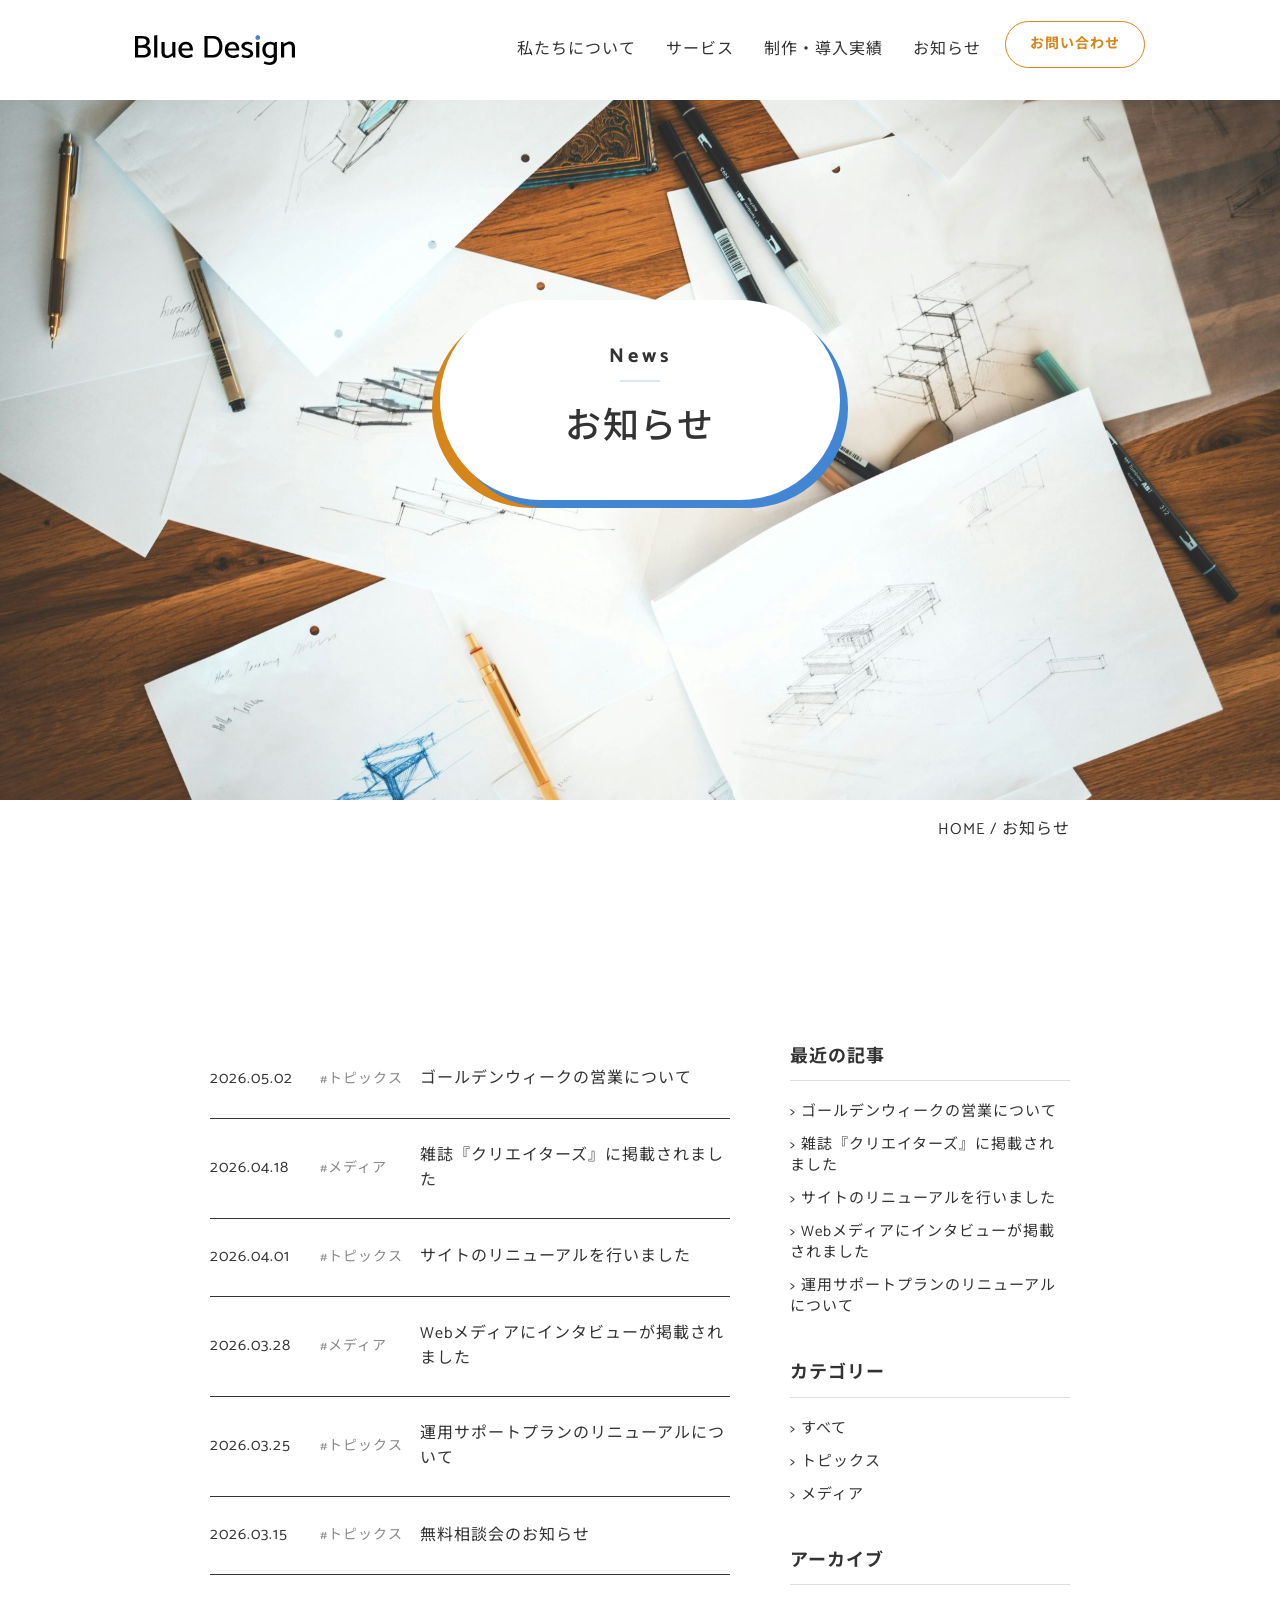
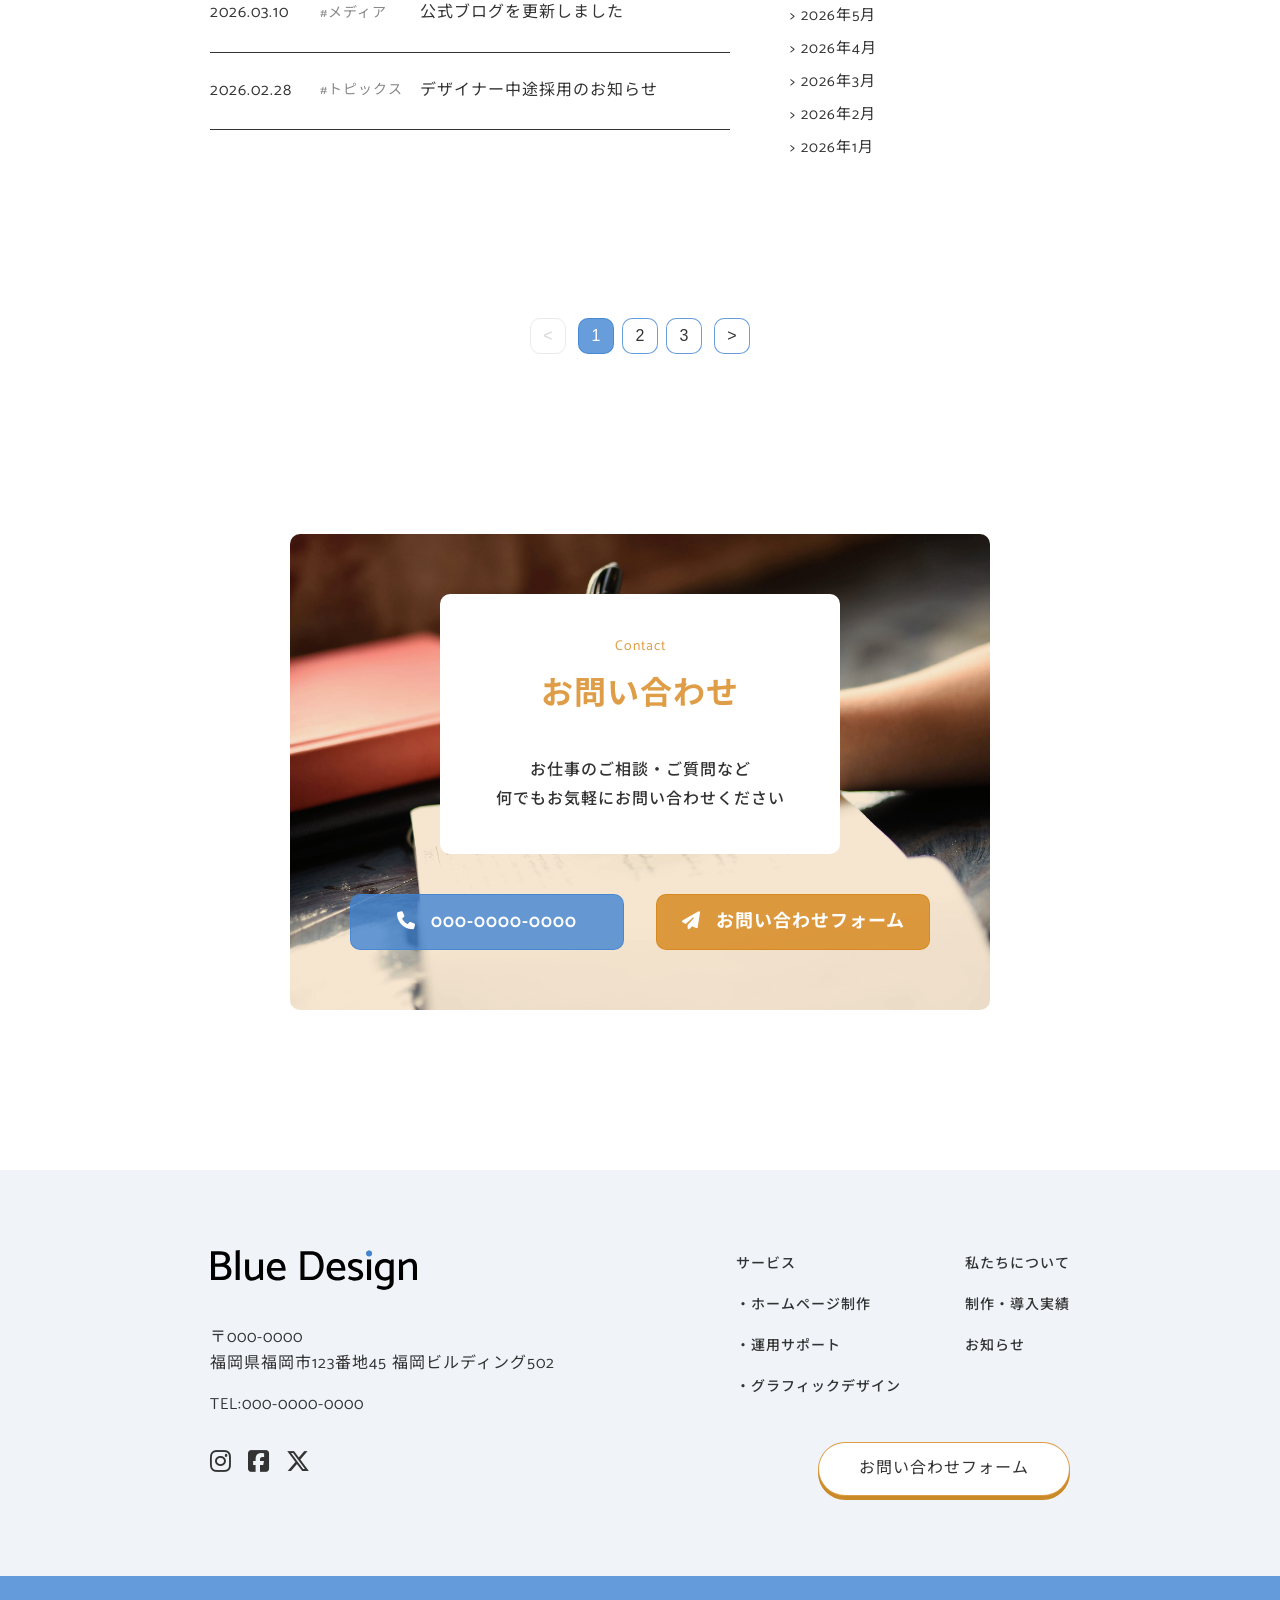
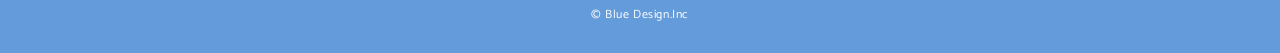
<file: news.html>
<!doctype html>
<html lang="ja">
  <head>
    <meta charset="UTF-8" />
    <meta name="viewport" content="width=device-width, initial-scale=1.0" />
    <meta
      name="description"
      content="Blue Designのポートフォリオサイトです。誠実さと信頼感のあるWeb制作をお届けします。"
    />
    <title>Blue Design</title>
    <link rel="icon" href="img/favicon.ico" />
    <link rel="preconnect" href="https://fonts.googleapis.com" />
    <link rel="preconnect" href="https://fonts.gstatic.com" crossorigin />
    <link
      href="https://fonts.googleapis.com/css2?family=Catamaran:wght@400;500;700&family=Noto+Sans+JP:wght@400;500;700&display=swap"
      rel="stylesheet"
    />
    <link
      rel="stylesheet"
      href="https://cdnjs.cloudflare.com/ajax/libs/font-awesome/6.5.1/css/all.min.css"
    />
    <link rel="stylesheet" href="css/style.css" />
  </head>

  <body class="appear">
    <div id="container">
      <header class="header" id="header">
        <div class="header-wrap">
          <h1 class="header-wrap__ttl">
            <a href="index.html"><img src="img/logo.svg" alt="ロゴマーク" /></a>
          </h1>
          <nav class="header-wrap__nav">
            <ul class="header-wrap__list">
              <li class="header-wrap__item">
                <a href="about.html">私たちについて</a>
              </li>
              <li class="header-wrap__item">
                <a href="service.html">サービス</a>
                <!-- ドロップダウン -->
                <ul class="header-nav-sub">
                  <li class="header-nav-sub__item">
                    <a href="service.html#hp-production">ホームページ制作</a>
                  </li>
                  <li class="header-nav-sub__item">
                    <a href="service.html#support">運用サポート</a>
                  </li>
                  <li class="header-nav-sub__item">
                    <a href="service.html#graphic">グラフィックデザイン</a>
                  </li>
                </ul>
              </li>
              <li class="header-wrap__item">
                <a href="works.html">制作・導入実績</a>
              </li>
              <li class="header-wrap__item">
                <a href="news.html">お知らせ</a>
              </li>
            </ul>

            <div class="header-wrap__btn">
              <a href="contact.html">お問い合わせ</a>
            </div>
          </nav>

          <div class="toggle_btn">
            <span></span>
            <span></span>
            <span></span>
          </div>
        </div>
      </header>

      <main>
        <section class="sub-fv">
          <div class="sub-fv__bg sub-fv__bg--news">
            <div class="sub-fv__inner">
              <h2 class="sub-fv__title-box">
                <span class="sub-fv__en">News</span>
                <span class="sub-fv__ja">お知らせ</span>
              </h2>
            </div>
          </div>

          <div class="sub-fv__breadcrumb">
            <div class="sub-fv__breadcrumb-inner">
              <a href="index.html">HOME</a> &sol; <span>お知らせ</span>
            </div>
          </div>
        </section>

        <section class="sub-news">
          <div class="sub-news__inner">
            <div class="sub-news__flex-container">
              <div class="sub-news__main">
                <ul class="sub-news__list">
                  <li class="sub-news__item -topics" data-date="202605">
                    <a href="single.html" class="sub-news__link">
                      <span class="sub-news__date">2026.05.02</span>
                      <span class="sub-news__category">#トピックス</span>
                      <p class="sub-news__title">
                        ゴールデンウィークの営業について
                      </p>
                    </a>
                  </li>
                  <li class="sub-news__item -media" data-date="202604">
                    <a href="single.html" class="sub-news__link">
                      <span class="sub-news__date">2026.04.18</span>
                      <span class="sub-news__category">#メディア</span>
                      <p class="sub-news__title">
                        雑誌『クリエイターズ』に掲載されました
                      </p>
                    </a>
                  </li>
                  <li class="sub-news__item -topics" data-date="202604">
                    <a href="single.html" class="sub-news__link">
                      <span class="sub-news__date">2026.04.01</span>
                      <span class="sub-news__category">#トピックス</span>
                      <p class="sub-news__title">
                        サイトのリニューアルを行いました
                      </p>
                    </a>
                  </li>
                  <li class="sub-news__item -media" data-date="202603">
                    <a href="single.html" class="sub-news__link">
                      <span class="sub-news__date">2026.03.28</span>
                      <span class="sub-news__category">#メディア</span>
                      <p class="sub-news__title">
                        Webメディアにインタビューが掲載されました
                      </p>
                    </a>
                  </li>
                  <li class="sub-news__item -topics" data-date="202603">
                    <a href="single.html" class="sub-news__link">
                      <span class="sub-news__date">2026.03.25</span>
                      <span class="sub-news__category">#トピックス</span>
                      <p class="sub-news__title">
                        運用サポートプランのリニューアルについて
                      </p>
                    </a>
                  </li>
                  <li class="sub-news__item -topics" data-date="202603">
                    <a href="single.html" class="sub-news__link">
                      <span class="sub-news__date">2026.03.15</span>
                      <span class="sub-news__category">#トピックス</span>
                      <p class="sub-news__title">無料相談会のお知らせ</p>
                    </a>
                  </li>
                  <li class="sub-news__item -media" data-date="202603">
                    <a href="single.html" class="sub-news__link">
                      <span class="sub-news__date">2026.03.10</span>
                      <span class="sub-news__category">#メディア</span>
                      <p class="sub-news__title">公式ブログを更新しました</p>
                    </a>
                  </li>
                  <li class="sub-news__item -topics" data-date="202602">
                    <a href="single.html" class="sub-news__link">
                      <span class="sub-news__date">2026.02.28</span>
                      <span class="sub-news__category">#トピックス</span>
                      <p class="sub-news__title">
                        デザイナー中途採用のお知らせ
                      </p>
                    </a>
                  </li>
                  <li class="sub-news__item -topics" data-date="202602">
                    <a href="single.html" class="sub-news__link">
                      <span class="sub-news__date">2026.02.25</span>
                      <span class="sub-news__category">#トピックス</span>
                      <p class="sub-news__title">制作実績を更新しました</p>
                    </a>
                  </li>
                  <li class="sub-news__item -media" data-date="202602">
                    <a href="single.html" class="sub-news__link">
                      <span class="sub-news__date">2026.02.15</span>
                      <span class="sub-news__category">#メディア</span>
                      <p class="sub-news__title">
                        地元経済新聞に取り上げられました
                      </p>
                    </a>
                  </li>
                  <li class="sub-news__item -topics" data-date="202602">
                    <a href="single.html" class="sub-news__link">
                      <span class="sub-news__date">2026.02.01</span>
                      <span class="sub-news__category">#トピックス</span>
                      <p class="sub-news__title">制作実績を更新しました</p>
                    </a>
                  </li>
                  <li class="sub-news__item -topics" data-date="202601">
                    <a href="single.html" class="sub-news__link">
                      <span class="sub-news__date">2026.01.25</span>
                      <span class="sub-news__category">#トピックス</span>
                      <p class="sub-news__title">
                        システムメンテナンスのお知らせ
                      </p>
                    </a>
                  </li>
                  <li class="sub-news__item -media" data-date="202601">
                    <a href="single.html" class="sub-news__link">
                      <span class="sub-news__date">2026.01.20</span>
                      <span class="sub-news__category">#メディア</span>
                      <p class="sub-news__title">
                        デザインHubサイトに選出されました
                      </p>
                    </a>
                  </li>
                  <li class="sub-news__item -topics" data-date="202601">
                    <a href="single.html" class="sub-news__link">
                      <span class="sub-news__date">2026.01.15</span>
                      <span class="sub-news__category">#トピックス</span>
                      <p class="sub-news__title">
                        代表登壇のデジタル相談会が開催されます
                      </p>
                    </a>
                  </li>
                  <li class="sub-news__item -topics" data-date="202601">
                    <a href="single.html" class="sub-news__link">
                      <span class="sub-news__date">2026.01.11</span>
                      <span class="sub-news__category">#トピックス</span>
                      <p class="sub-news__title">無料相談会のお知らせ</p>
                    </a>
                  </li>
                  <li class="sub-news__item -topics" data-date="202601">
                    <a href="single.html" class="sub-news__link">
                      <span class="sub-news__date">2026.01.07</span>
                      <span class="sub-news__category">#トピックス</span>
                      <p class="sub-news__title">
                        今年もよろしくお願いします。
                      </p>
                    </a>
                  </li>
                  <li class="sub-news__item -media" data-date="202512">
                    <a href="single.html" class="sub-news__link">
                      <span class="sub-news__date">2025.12.25</span>
                      <span class="sub-news__category">#メディア</span>
                      <p class="sub-news__title">
                        ラジオ番組にアートディレクターが出演しました
                      </p>
                    </a>
                  </li>
                  <li class="sub-news__item -topics" data-date="202512">
                    <a href="single.html" class="sub-news__link">
                      <span class="sub-news__date">2025.12.20</span>
                      <span class="sub-news__category">#トピックス</span>
                      <p class="sub-news__title">
                        年末年始の営業スケジュールについて
                      </p>
                    </a>
                  </li>
                  <li class="sub-news__item -media" data-date="202512">
                    <a href="single.html" class="sub-news__link">
                      <span class="sub-news__date">2025.12.10</span>
                      <span class="sub-news__category">#メディア</span>
                      <p class="sub-news__title">
                        Webマガジンに移行事例が紹介されました
                      </p>
                    </a>
                  </li>
                  <li class="sub-news__item -media" data-date="202511">
                    <a href="single.html" class="sub-news__link">
                      <span class="sub-news__date">2025.11.25</span>
                      <span class="sub-news__category">#メディア</span>
                      <p class="sub-news__title">
                        公式ブログに最新記事を寄稿しました
                      </p>
                    </a>
                  </li>
                </ul>
              </div>

              <aside class="sub-news__sidebar">
                <div class="sub-news__widget">
                  <h3 class="sub-news__widget-title">最近の記事</h3>
                  <ul class="sub-news__widget-list">
                    <li>
                      <a href="single.html"
                        >&gt; ゴールデンウィークの営業について</a
                      >
                    </li>
                    <li>
                      <a href="single.html"
                        >&gt; 雑誌『クリエイターズ』に掲載されました</a
                      >
                    </li>
                    <li>
                      <a href="single.html"
                        >&gt; サイトのリニューアルを行いました</a
                      >
                    </li>
                    <li>
                      <a href="single.html"
                        >&gt; Webメディアにインタビューが掲載されました</a
                      >
                    </li>
                    <li>
                      <a href="single.html"
                        >&gt; 運用サポートプランのリニューアルについて</a
                      >
                    </li>
                  </ul>
                </div>

                <div class="sub-news__widget">
                  <h3 class="sub-news__widget-title">カテゴリー</h3>
                  <ul class="sub-news__widget-list">
                    <li>
                      <a href="#" data-sidebar-filter="all">&gt; すべて</a>
                    </li>
                    <li>
                      <a href="#" data-sidebar-filter="topics"
                        >&gt; トピックス</a
                      >
                    </li>
                    <li>
                      <a href="#" data-sidebar-filter="media">&gt; メディア</a>
                    </li>
                  </ul>
                </div>

                <div class="sub-news__widget">
                  <h3 class="sub-news__widget-title">アーカイブ</h3>
                  <ul class="sub-news__widget-list">
                    <li>
                      <a href="#" data-sidebar-archive="202605"
                        >&gt; 2026年5月</a
                      >
                    </li>
                    <li>
                      <a href="#" data-sidebar-archive="202604"
                        >&gt; 2026年4月</a
                      >
                    </li>
                    <li>
                      <a href="#" data-sidebar-archive="202603"
                        >&gt; 2026年3月</a
                      >
                    </li>
                    <li>
                      <a href="#" data-sidebar-archive="202602"
                        >&gt; 2026年2月</a
                      >
                    </li>
                    <li>
                      <a href="#" data-sidebar-archive="202601"
                        >&gt; 2026年1月</a
                      >
                    </li>
                  </ul>
                </div>
              </aside>
            </div>

            <div class="sub-news__pagination">
              <button class="sub-news__page-arrow news-prev">&lt;</button>
              <div
                id="js-news-pagination-numbers"
                style="display: inline-flex; gap: 0.5rem"
              ></div>
              <button class="sub-news__page-arrow news-next">&gt;</button>
            </div>
          </div>
        </section>

        <section class="contact" id="contact">
          <div class="contact__inner">
            <div class="contact__box">
              <span class="contact__en">Contact</span>
              <h4 class="contact__title">お問い合わせ</h4>
              <p class="contact__text">
                お仕事のご相談・ご質問など<br />
                何でもお気軽にお問い合わせください
              </p>
            </div>

            <div class="contact__buttons">
              <a href="tel:000-0000-0000" class="c-btn-contact -phone">
                <span class="c-btn-contact__icon"
                  ><i class="fa-solid fa-phone"></i
                ></span>
                000-0000-0000
              </a>

              <a href="contact.html" class="c-btn-contact -form">
                <span class="c-btn-contact__icon"
                  ><i class="fa-solid fa-paper-plane"></i
                ></span>
                お問い合わせフォーム
              </a>
            </div>
          </div>
        </section>
      </main>

      <footer class="footer">
        <div class="footer__inner">
          <div class="footer__content">
            <div class="footer__info">
              <div class="footer__logo">
                <a href="index.html"
                  ><img src="img/logo.svg" alt="Blue Design"
                /></a>
              </div>
              <address class="footer__address">
                〒000-0000<br />
                福岡県福岡市123番地45 福岡ビルディング502
              </address>
              <p class="footer__tel">TEL:000-0000-0000</p>

              <div class="footer__sns">
                <a
                  href="https://www.instagram.com/"
                  class="footer__sns-link"
                  target="_blank"
                  rel="noopener noreferrer"
                >
                  <i class="fa-brands fa-instagram"></i>
                </a>

                <a
                  href="https://www.facebook.com/"
                  class="footer__sns-link"
                  target="_blank"
                  rel="noopener noreferrer"
                >
                  <i class="fa-brands fa-square-facebook"></i>
                </a>

                <a
                  href="https://x.com/"
                  class="footer__sns-link"
                  target="_blank"
                  rel="noopener noreferrer"
                >
                  <i class="fa-brands fa-x-twitter"></i>
                </a>
              </div>
            </div>

            <div class="footer__nav-wrapper">
              <div class="footer__nav-lists">
                <ul class="footer__nav-list">
                  <li><a href="service.html">サービス</a></li>
                  <li>
                    <a href="service.html#hp-production">・ホームページ制作</a>
                  </li>
                  <li><a href="service.html#support">・運用サポート</a></li>
                  <li>
                    <a href="service.html#graphic">・グラフィックデザイン</a>
                  </li>
                </ul>
                <ul class="footer__nav-list">
                  <li><a href="about.html">私たちについて</a></li>
                  <li><a href="works.html">制作・導入実績</a></li>
                  <li><a href="news.html">お知らせ</a></li>
                </ul>
              </div>

              <div class="footer__btn-wrapper">
                <a href="contact.html" class="c-btn-footer"
                  >お問い合わせフォーム</a
                >
              </div>
            </div>
          </div>
        </div>

        <div class="footer__copyright">
          <small>&copy; Blue Design.Inc</small>
        </div>
      </footer>

      <div id="js-page-top" class="c-page-top">
        <a href="#" class="c-page-top__link">
          <span class="c-page-top__arrow"
            ><i class="fa-solid fa-arrow-up"></i
          ></span>
          <span class="c-page-top__text">page top</span>
        </a>
      </div>
    </div>
    <script
      src="https://code.jquery.com/jquery-3.7.1.min.js"
      integrity="sha256-/JqT3SQfawRcv/BIHPThkBvs0OEvtFFmqPF/lYI/Cxo="
      crossorigin="anonymous"
    ></script>
    <script src="js/main.js"></script>
  </body>
</html>
</file>
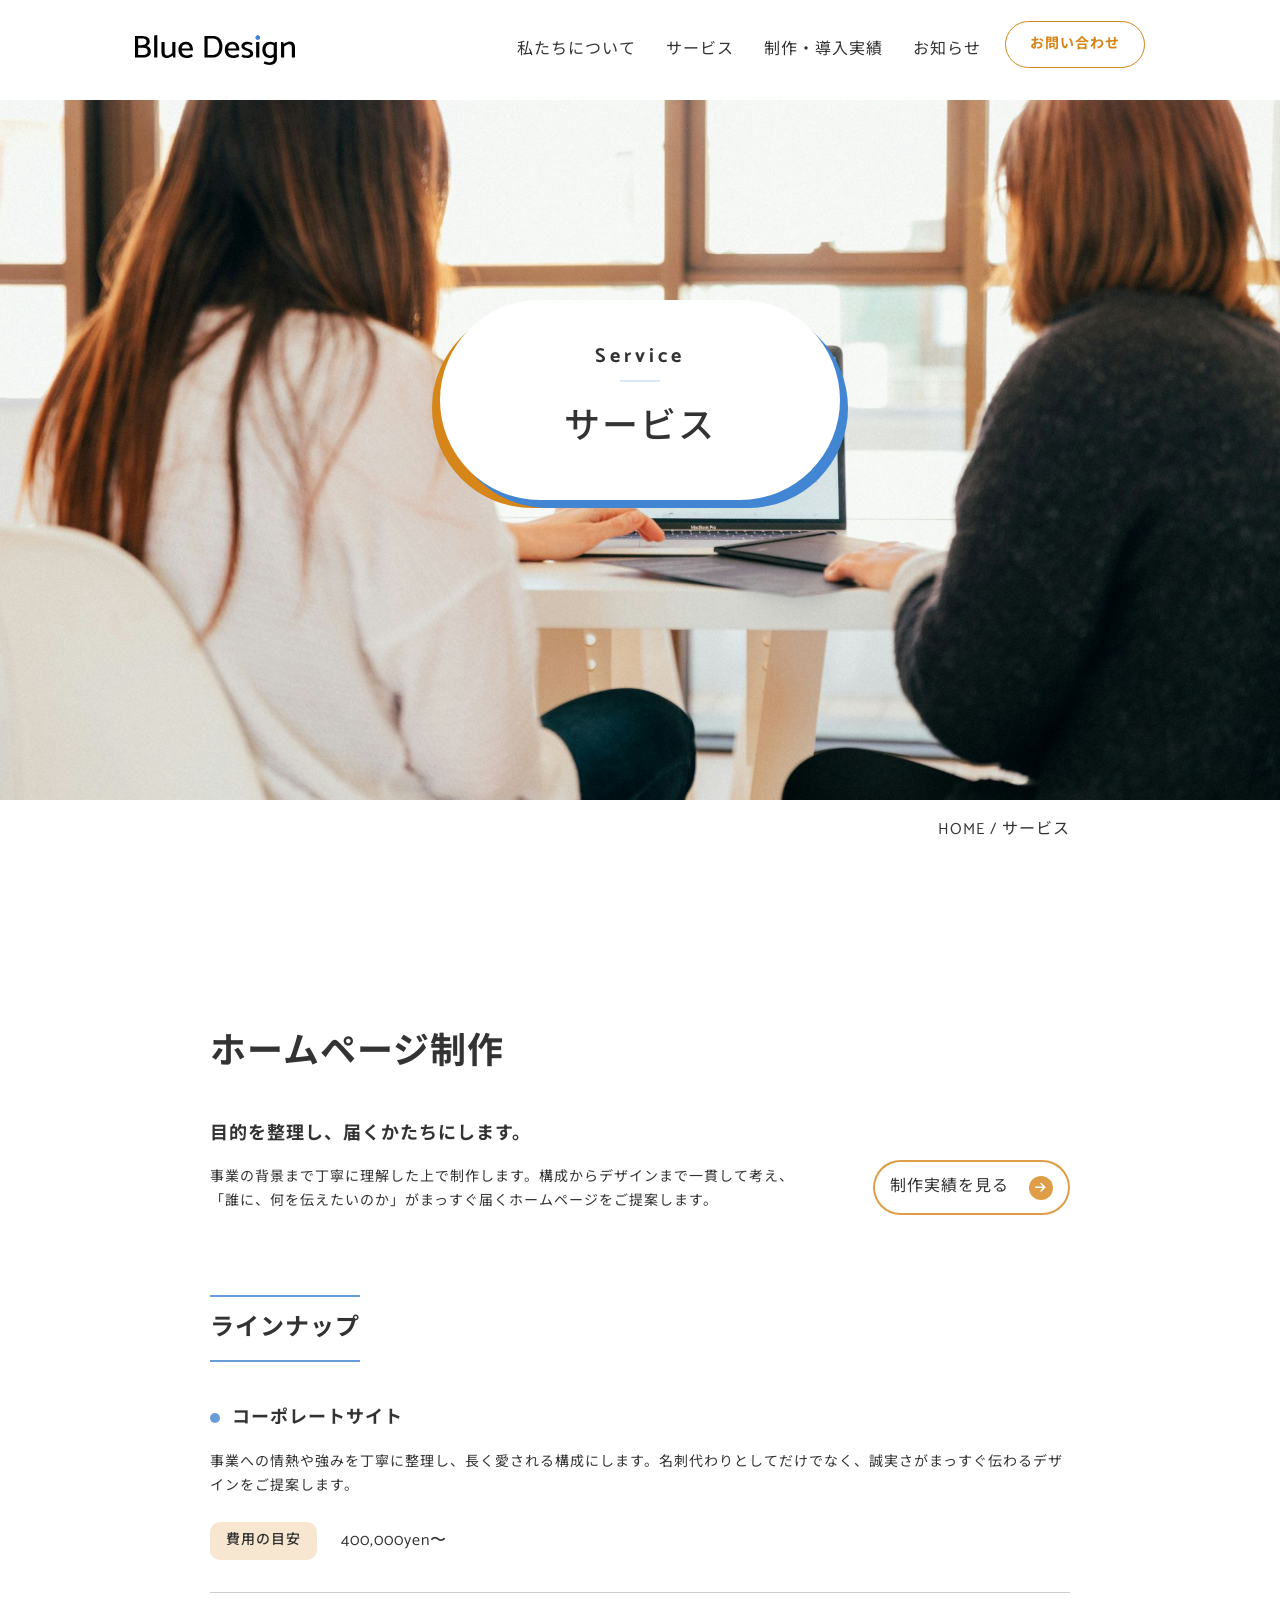
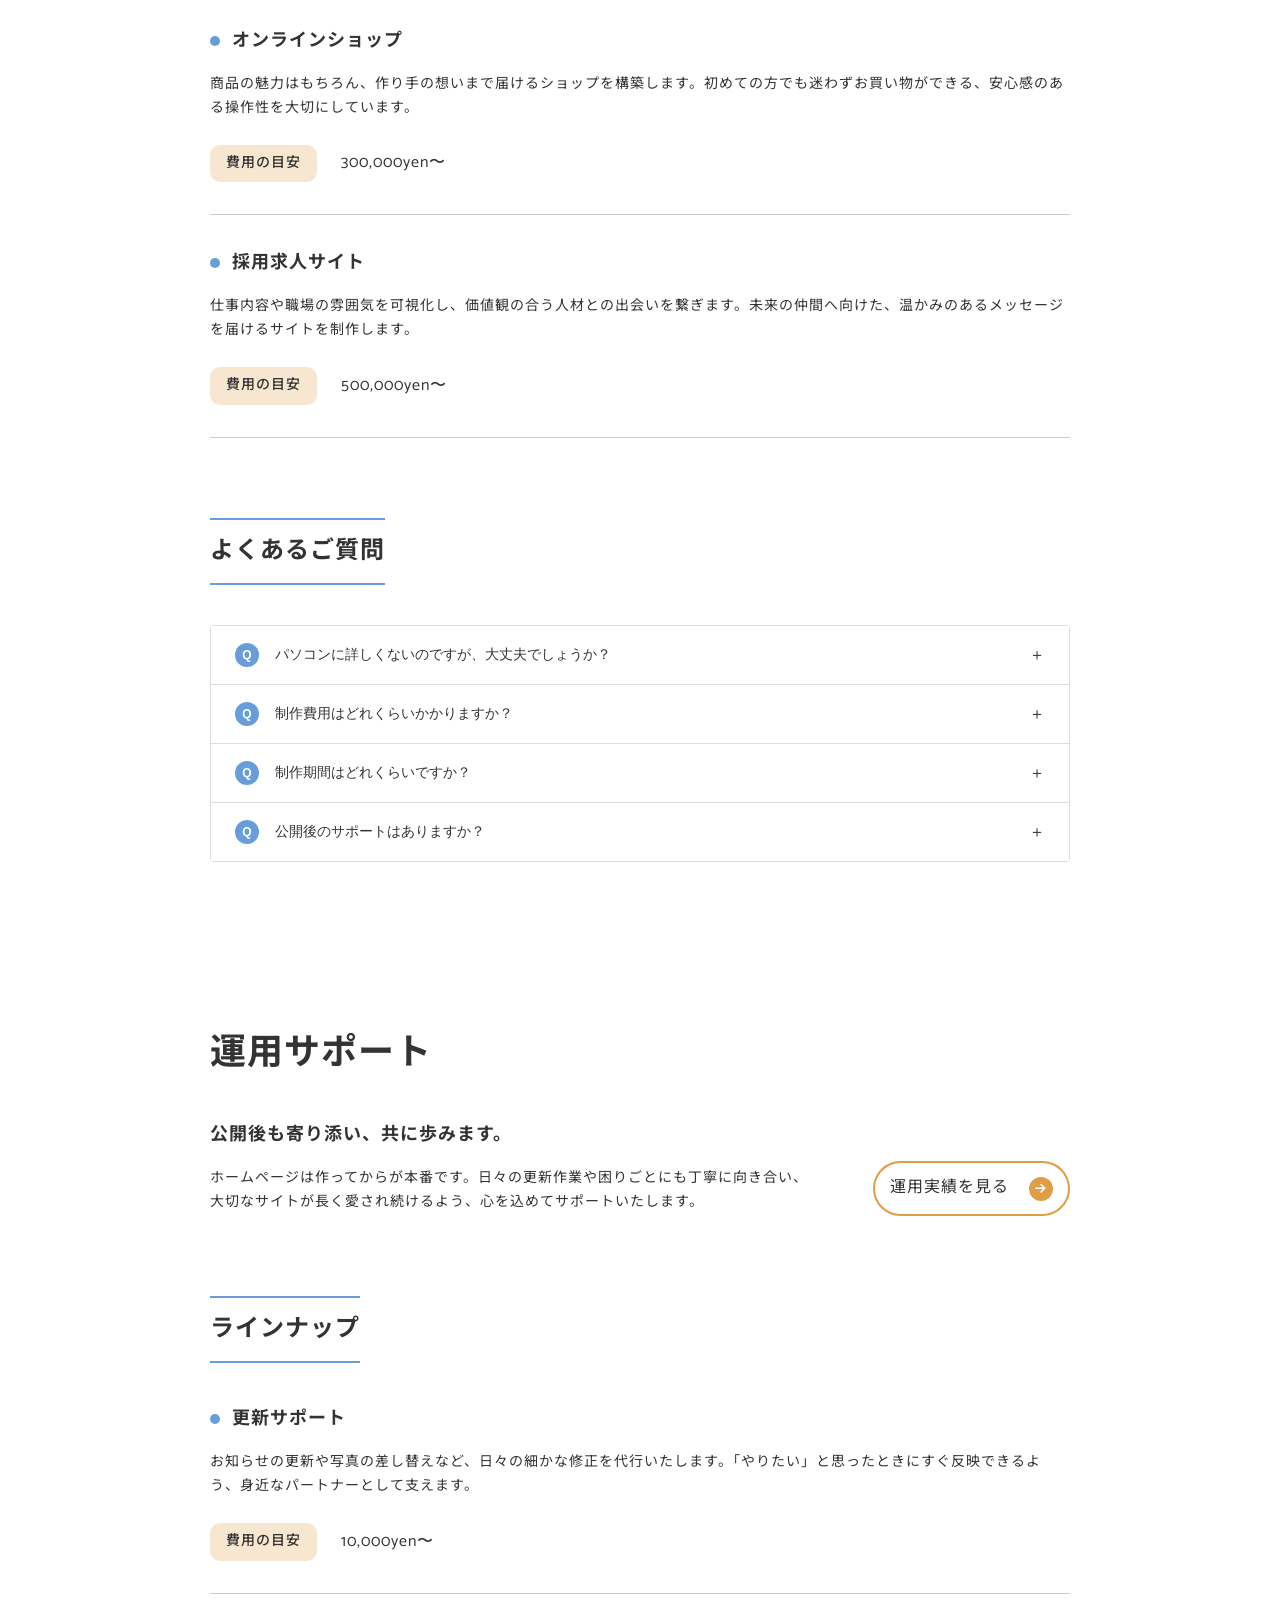
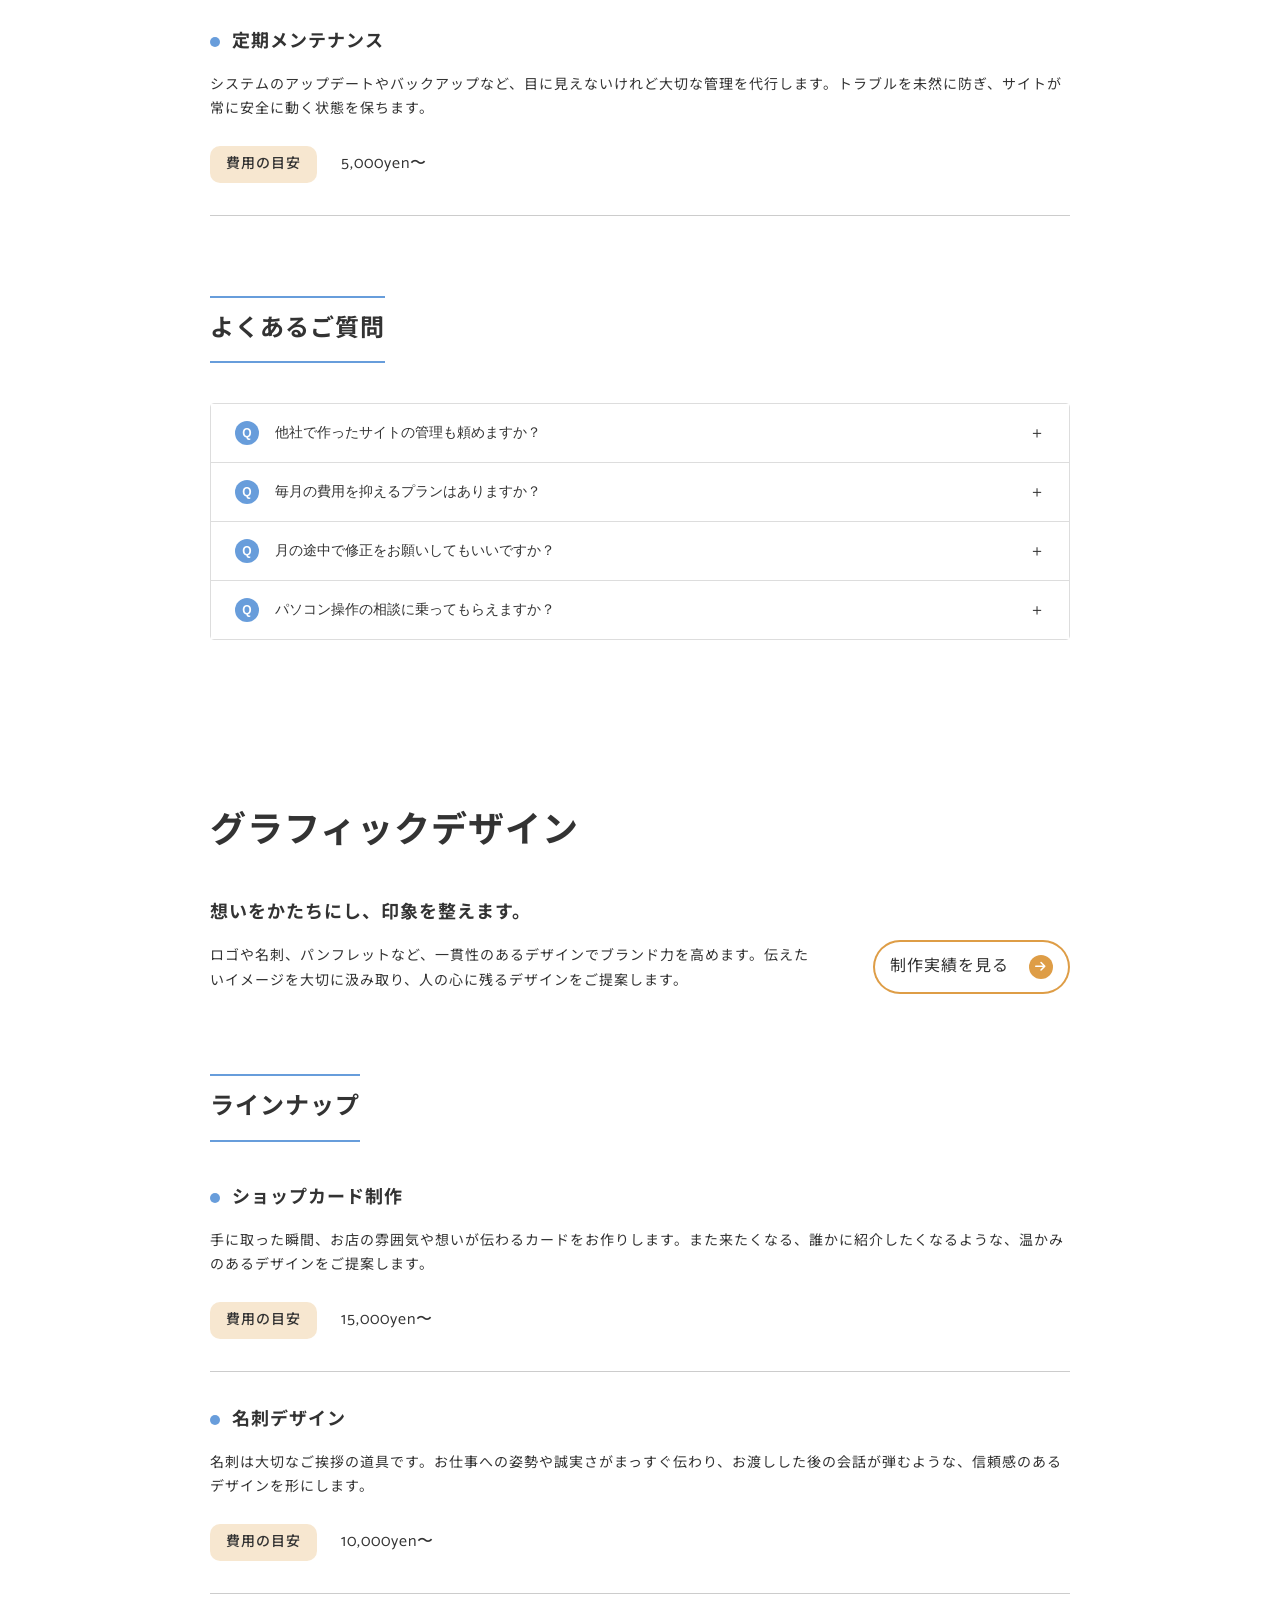
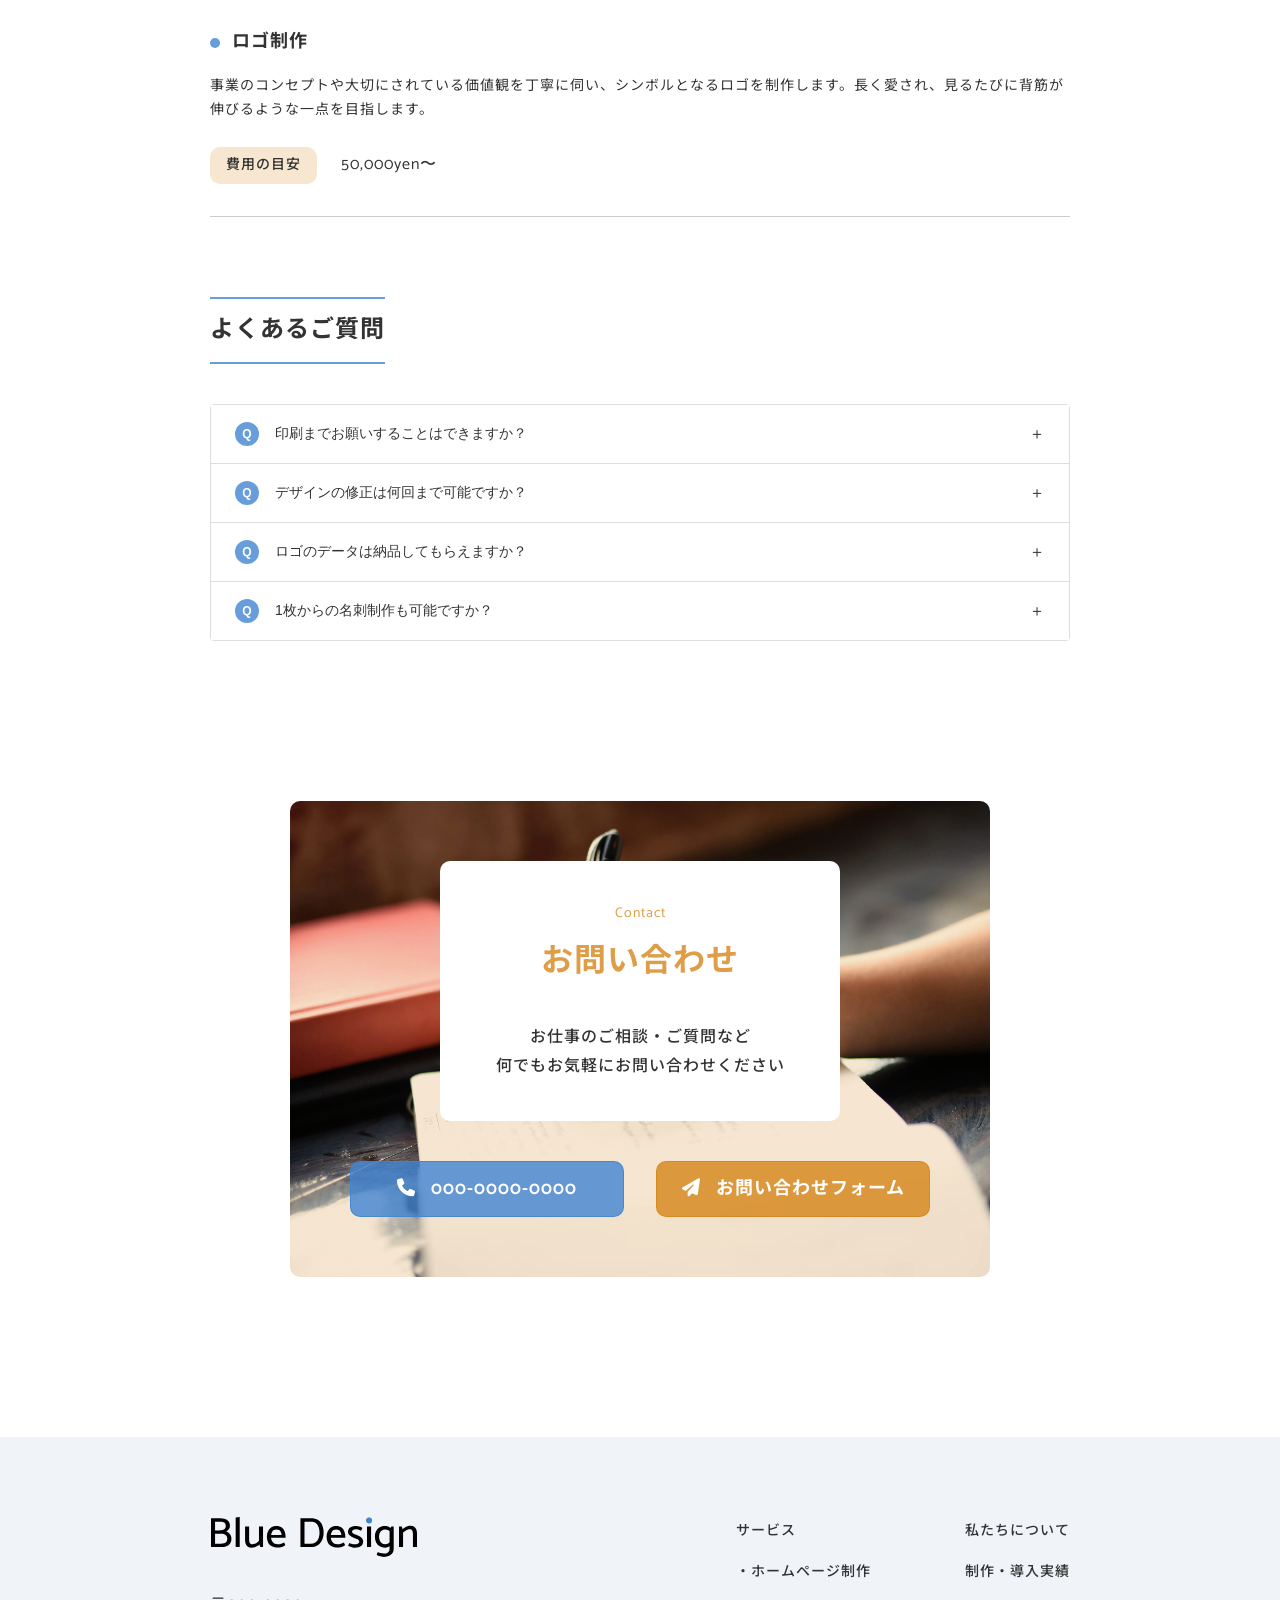
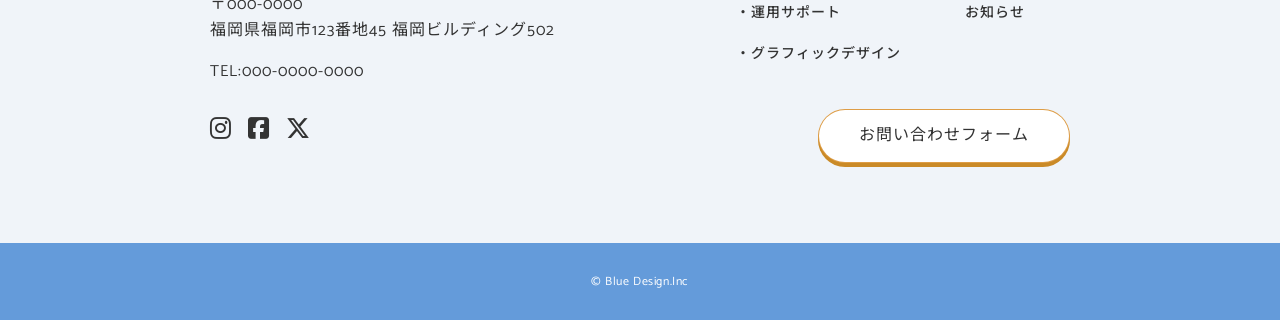
<file: service.html>
<!doctype html>
<html lang="ja">
  <head>
    <meta charset="UTF-8" />
    <meta name="viewport" content="width=device-width, initial-scale=1.0" />
    <meta
      name="description"
      content="Blue Designのポートフォリオサイトです。誠実さと信頼感のあるWeb制作をお届けします。"
    />
    <title>Blue Design</title>
    <link rel="icon" href="img/favicon.ico" />
    <link rel="preconnect" href="https://fonts.googleapis.com" />
    <link rel="preconnect" href="https://fonts.gstatic.com" crossorigin />
    <link
      href="https://fonts.googleapis.com/css2?family=Catamaran:wght@400;500;700&family=Noto+Sans+JP:wght@400;500;700&display=swap"
      rel="stylesheet"
    />
    <link
      rel="stylesheet"
      href="https://cdnjs.cloudflare.com/ajax/libs/font-awesome/6.5.1/css/all.min.css"
    />
    <link rel="stylesheet" href="css/style.css" />
  </head>

  <body class="appear">
    <div id="container">
      <!-- ヘッダー -->
      <header class="header" id="header">
        <div class="header-wrap">
          <h1 class="header-wrap__ttl">
            <a href="index.html"><img src="img/logo.svg" alt="ロゴマーク" /></a>
          </h1>
          <nav class="header-wrap__nav">
            <ul class="header-wrap__list">
              <li class="header-wrap__item">
                <a href="about.html">私たちについて</a>
              </li>
              <li class="header-wrap__item">
                <a href="service.html">サービス</a>
                <!-- ドロップダウン -->
                <ul class="header-nav-sub">
                  <li class="header-nav-sub__item">
                    <a href="service.html#hp-production">ホームページ制作</a>
                  </li>
                  <li class="header-nav-sub__item">
                    <a href="service.html#support">運用サポート</a>
                  </li>
                  <li class="header-nav-sub__item">
                    <a href="service.html#graphic">グラフィックデザイン</a>
                  </li>
                </ul>
              </li>
              <li class="header-wrap__item">
                <a href="works.html">制作・導入実績</a>
              </li>
              <li class="header-wrap__item">
                <a href="news.html">お知らせ</a>
              </li>
            </ul>

            <div class="header-wrap__btn">
              <a href="contact.html">お問い合わせ</a>
            </div>
          </nav>

          <!-- ハンバーガーメニュー -->
          <div class="toggle_btn">
            <span></span>
            <span></span>
            <span></span>
          </div>
        </div>
      </header>

      <main>
        <section class="sub-fv">
          <div class="sub-fv__bg sub-fv__bg--service">
            <div class="sub-fv__inner">
              <h2 class="sub-fv__title-box">
                <span class="sub-fv__en">Service</span>
                <span class="sub-fv__ja">サービス</span>
              </h2>
            </div>
          </div>

          <div class="sub-fv__breadcrumb">
            <div class="sub-fv__breadcrumb-inner">
              <a href="index.html">HOME</a> &sol; <span>サービス</span>
            </div>
          </div>
        </section>

        <section id="hp-production" class="service-detail">
          <div class="service-detail__inner">
            <div class="service-detail__main">
              <div class="service-detail__main-lead">
                <h2 class="service-detail__main-title">ホームページ制作</h2>
                <p class="service-detail__main-subtitle">
                  目的を整理し、届くかたちにします。
                </p>
                <p class="service-detail__main-text">
                  事業の背景まで丁寧に理解した上で制作します。構成からデザインまで一貫して考え、「誰に、何を伝えたいのか」がまっすぐ届くホームページをご提案します。
                </p>
              </div>
              <div class="service-detail__main-btn-wrap">
                <a href="works.html?filter=hp" class="c-btn-accent">
                  制作実績を見る
                  <span class="c-btn-accent__icon">
                    <i class="fa-solid fa-arrow-right"></i>
                  </span>
                </a>
              </div>
            </div>

            <div class="service-detail__lineup">
              <h3 class="service-detail__section-title">ラインナップ</h3>
              <ul class="service-detail__list">
                <li class="service-detail__item">
                  <h4 class="service-detail__item-title">コーポレートサイト</h4>
                  <p class="service-detail__item-text">
                    事業への情熱や強みを丁寧に整理し、長く愛される構成にします。名刺代わりとしてだけでなく、誠実さがまっすぐ伝わるデザインをご提案します。
                  </p>
                  <div class="service-detail__price">
                    <span class="service-detail__price-label">費用の目安</span>
                    <span class="service-detail__price-value"
                      >400,000yen〜</span
                    >
                  </div>
                </li>

                <li class="service-detail__item">
                  <h4 class="service-detail__item-title">オンラインショップ</h4>
                  <p class="service-detail__item-text">
                    商品の魅力はもちろん、作り手の想いまで届けるショップを構築します。初めての方でも迷わずお買い物ができる、安心感のある操作性を大切にしています。
                  </p>
                  <div class="service-detail__price">
                    <span class="service-detail__price-label">費用の目安</span>
                    <span class="service-detail__price-value"
                      >300,000yen〜</span
                    >
                  </div>
                </li>

                <li class="service-detail__item">
                  <h4 class="service-detail__item-title">採用求人サイト</h4>
                  <p class="service-detail__item-text">
                    仕事内容や職場の雰囲気を可視化し、価値観の合う人材との出会いを繋ぎます。未来の仲間へ向けた、温かみのあるメッセージを届けるサイトを制作します。
                  </p>
                  <div class="service-detail__price">
                    <span class="service-detail__price-label">費用の目安</span>
                    <span class="service-detail__price-value"
                      >500,000yen〜</span
                    >
                  </div>
                </li>
              </ul>
            </div>

            <div class="service-detail__faq">
              <h3 class="service-detail__section-title">よくあるご質問</h3>
              <div class="service-detail__faq-container">
                <div class="service-detail__faq-item">
                  <button class="service-detail__faq-q">
                    パソコンに詳しくないのですが、大丈夫でしょうか？
                  </button>
                  <div class="service-detail__faq-a">
                    <p class="service-detail__faq-a-text">
                      はい、もちろんです。安心してお任せください。
                    </p>
                  </div>
                </div>
                <div class="service-detail__faq-item">
                  <button class="service-detail__faq-q">
                    制作費用はどれくらいかかりますか？
                  </button>
                  <div class="service-detail__faq-a">
                    <p class="service-detail__faq-a-text">
                      サイトの規模や機能によって異なりますが、ラインナップに記載の金額が目安となります。詳細はお見積もりいたします。
                    </p>
                  </div>
                </div>
                <div class="service-detail__faq-item">
                  <button class="service-detail__faq-q">
                    制作期間はどれくらいですか？
                  </button>
                  <div class="service-detail__faq-a">
                    <p class="service-detail__faq-a-text">
                      通常、ヒアリングから納品まで約1ヶ月〜2ヶ月程度のお時間をいただいております。
                    </p>
                  </div>
                </div>
                <div class="service-detail__faq-item">
                  <button class="service-detail__faq-q">
                    公開後のサポートはありますか？
                  </button>
                  <div class="service-detail__faq-a">
                    <p class="service-detail__faq-a-text">
                      はい、ございます。詳しくは下記の「運用サポート」セクションをご覧ください。
                    </p>
                  </div>
                </div>
              </div>
            </div>
          </div>
        </section>

        <section id="support" class="service-detail service-detail--middle">
          <div class="service-detail__inner">
            <div class="service-detail__main">
              <div class="service-detail__main-lead">
                <h2 class="service-detail__main-title">運用サポート</h2>
                <p class="service-detail__main-subtitle">
                  公開後も寄り添い、共に歩みます。
                </p>
                <p class="service-detail__main-text">
                  ホームページは作ってからが本番です。日々の更新作業や困りごとにも丁寧に向き合い、大切なサイトが長く愛され続けるよう、心を込めてサポートいたします。
                </p>
              </div>
              <div class="service-detail__main-btn-wrap">
                <a href="works.html?filter=support" class="c-btn-accent">
                  運用実績を見る
                  <span class="c-btn-accent__icon">
                    <i class="fa-solid fa-arrow-right"></i>
                  </span>
                </a>
              </div>
            </div>

            <div class="service-detail__lineup">
              <h3 class="service-detail__section-title">ラインナップ</h3>
              <ul class="service-detail__list">
                <li class="service-detail__item">
                  <h4 class="service-detail__item-title">更新サポート</h4>
                  <p class="service-detail__item-text">
                    お知らせの更新や写真の差し替えなど、日々の細かな修正を代行いたします。「やりたい」と思ったときにすぐ反映できるよう、身近なパートナーとして支えます。
                  </p>
                  <div class="service-detail__price">
                    <span class="service-detail__price-label">費用の目安</span>
                    <span class="service-detail__price-value">10,000yen〜</span>
                  </div>
                </li>

                <li class="service-detail__item">
                  <h4 class="service-detail__item-title">定期メンテナンス</h4>
                  <p class="service-detail__item-text">
                    システムのアップデートやバックアップなど、目に見えないけれど大切な管理を代行します。トラブルを未然に防ぎ、サイトが常に安全に動く状態を保ちます。
                  </p>
                  <div class="service-detail__price">
                    <span class="service-detail__price-label">費用の目安</span>
                    <span class="service-detail__price-value">5,000yen〜</span>
                  </div>
                </li>
              </ul>
            </div>

            <div class="service-detail__faq">
              <h3 class="service-detail__section-title">よくあるご質問</h3>
              <div class="service-detail__faq-container">
                <div class="service-detail__faq-item">
                  <button class="service-detail__faq-q">
                    他社で作ったサイトの管理も頼めますか？
                  </button>
                  <div class="service-detail__faq-a">
                    <p class="service-detail__faq-a-text">
                      まずは一度拝見し、最適なサポート方法をご提案します。
                    </p>
                  </div>
                </div>
                <div class="service-detail__faq-item">
                  <button class="service-detail__faq-q">
                    毎月の費用を抑えるプランはありますか？
                  </button>
                  <div class="service-detail__faq-a">
                    <p class="service-detail__faq-a-text">
                      お客様の更新頻度に合わせた柔軟なプランをご用意しておりますので、ご相談ください。
                    </p>
                  </div>
                </div>
                <div class="service-detail__faq-item">
                  <button class="service-detail__faq-q">
                    月の途中で修正をお願いしてもいいですか？
                  </button>
                  <div class="service-detail__faq-a">
                    <p class="service-detail__faq-a-text">
                      はい、契約プランの範囲内であればいつでもご依頼いただけます。
                    </p>
                  </div>
                </div>
                <div class="service-detail__faq-item">
                  <button class="service-detail__faq-q">
                    パソコン操作の相談に乗ってもらえますか？
                  </button>
                  <div class="service-detail__faq-a">
                    <p class="service-detail__faq-a-text">
                      はい、メールやオンライン通話にて丁寧にお答えいたします。
                    </p>
                  </div>
                </div>
              </div>
            </div>
          </div>
        </section>

        <section id="graphic" class="service-detail service-detail--bottom">
          <div class="service-detail__inner">
            <div class="service-detail__main">
              <div class="service-detail__main-lead">
                <h2 class="service-detail__main-title">グラフィックデザイン</h2>
                <p class="service-detail__main-subtitle">
                  想いをかたちにし、印象を整えます。
                </p>
                <p class="service-detail__main-text">
                  ロゴや名刺、パンフレットなど、一貫性のあるデザインでブランド力を高めます。伝えたいイメージを大切に汲み取り、人の心に残るデザインをご提案します。
                </p>
              </div>
              <div class="service-detail__main-btn-wrap">
                <a href="works.html?filter=graphic" class="c-btn-accent">
                  制作実績を見る
                  <span class="c-btn-accent__icon">
                    <i class="fa-solid fa-arrow-right"></i>
                  </span>
                </a>
              </div>
            </div>

            <div class="service-detail__lineup">
              <h3 class="service-detail__section-title">ラインナップ</h3>
              <ul class="service-detail__list">
                <li class="service-detail__item">
                  <h4 class="service-detail__item-title">ショップカード制作</h4>
                  <p class="service-detail__item-text">
                    手に取った瞬間、お店の雰囲気や想いが伝わるカードをお作りします。また来たくなる、誰かに紹介したくなるような、温かみのあるデザインをご提案します。
                  </p>
                  <div class="service-detail__price">
                    <span class="service-detail__price-label">費用の目安</span>
                    <span class="service-detail__price-value">15,000yen〜</span>
                  </div>
                </li>

                <li class="service-detail__item">
                  <h4 class="service-detail__item-title">名刺デザイン</h4>
                  <p class="service-detail__item-text">
                    名刺は大切なご挨拶の道具です。お仕事への姿勢や誠実さがまっすぐ伝わり、お渡しした後の会話が弾むような、信頼感のあるデザインを形にします。
                  </p>
                  <div class="service-detail__price">
                    <span class="service-detail__price-label">費用の目安</span>
                    <span class="service-detail__price-value">10,000yen〜</span>
                  </div>
                </li>

                <li class="service-detail__item">
                  <h4 class="service-detail__item-title">ロゴ制作</h4>
                  <p class="service-detail__item-text">
                    事業のコンセプトや大切にされている価値観を丁寧に伺い、シンボルとなるロゴを制作します。長く愛され、見るたびに背筋が伸びるような一点を目指します。
                  </p>
                  <div class="service-detail__price">
                    <span class="service-detail__price-label">費用の目安</span>
                    <span class="service-detail__price-value">50,000yen〜</span>
                  </div>
                </li>
              </ul>
            </div>

            <div class="service-detail__faq">
              <h3 class="service-detail__section-title">よくあるご質問</h3>
              <div class="service-detail__faq-container">
                <div class="service-detail__faq-item">
                  <button class="service-detail__faq-q">
                    印刷までお願いすることはできますか？
                  </button>
                  <div class="service-detail__faq-a">
                    <p class="service-detail__faq-a-text">
                      はい、印刷手配まで代行可能です。
                    </p>
                  </div>
                </div>
                <div class="service-detail__faq-item">
                  <button class="service-detail__faq-q">
                    デザインの修正は何回まで可能ですか？
                  </button>
                  <div class="service-detail__faq-a">
                    <p class="service-detail__faq-a-text">
                      基本料金内で3回までご納得いくまで修正対応いたします。
                    </p>
                  </div>
                </div>
                <div class="service-detail__faq-item">
                  <button class="service-detail__faq-q">
                    ロゴのデータは納品してもらえますか？
                  </button>
                  <div class="service-detail__faq-a">
                    <p class="service-detail__faq-a-text">
                      はい、aiデータやpngデータなど、ご希望の形式で納品いたします。
                    </p>
                  </div>
                </div>
                <div class="service-detail__faq-item">
                  <button class="service-detail__faq-q">
                    1枚からの名刺制作も可能ですか？
                  </button>
                  <div class="service-detail__faq-a">
                    <p class="service-detail__faq-a-text">
                      はい、小ロットの印刷手配も承っておりますのでお気軽にご相談ください。
                    </p>
                  </div>
                </div>
              </div>
            </div>
          </div>
        </section>

        <section class="contact" id="contact">
          <div class="contact__inner">
            <div class="contact__box">
              <span class="contact__en">Contact</span>
              <h4 class="contact__title">お問い合わせ</h4>
              <p class="contact__text">
                お仕事のご相談・ご質問など<br />
                何でもお気軽にお問い合わせください
              </p>
            </div>

            <div class="contact__buttons">
              <a href="tel:000-0000-0000" class="c-btn-contact -phone">
                <span class="c-btn-contact__icon"
                  ><i class="fa-solid fa-phone"></i
                ></span>
                000-0000-0000
              </a>

              <a href="contact.html" class="c-btn-contact -form">
                <span class="c-btn-contact__icon"
                  ><i class="fa-solid fa-paper-plane"></i
                ></span>
                お問い合わせフォーム
              </a>
            </div>
          </div>
        </section>
      </main>

      <footer class="footer">
        <div class="footer__inner">
          <div class="footer__content">
            <div class="footer__info">
              <div class="footer__logo">
                <a href="index.html"
                  ><img src="img/logo.svg" alt="Blue Design"
                /></a>
              </div>
              <address class="footer__address">
                〒000-0000<br />
                福岡県福岡市123番地45 福岡ビルディング502
              </address>
              <p class="footer__tel">TEL:000-0000-0000</p>

              <div class="footer__sns">
                <a
                  href="https://www.instagram.com/"
                  class="footer__sns-link"
                  target="_blank"
                  rel="noopener noreferrer"
                >
                  <i class="fa-brands fa-instagram"></i>
                </a>

                <a
                  href="https://www.facebook.com/"
                  class="footer__sns-link"
                  target="_blank"
                  rel="noopener noreferrer"
                >
                  <i class="fa-brands fa-square-facebook"></i>
                </a>

                <a
                  href="https://x.com/"
                  class="footer__sns-link"
                  target="_blank"
                  rel="noopener noreferrer"
                >
                  <i class="fa-brands fa-x-twitter"></i>
                </a>
              </div>
            </div>

            <div class="footer__nav-wrapper">
              <div class="footer__nav-lists">
                <ul class="footer__nav-list">
                  <li><a href="service.html">サービス</a></li>
                  <li>
                    <a href="service.html#hp-production">・ホームページ制作</a>
                  </li>
                  <li><a href="service.html#support">・運用サポート</a></li>
                  <li>
                    <a href="service.html#graphic">・グラフィックデザイン</a>
                  </li>
                </ul>
                <ul class="footer__nav-list">
                  <li><a href="about.html">私たちについて</a></li>
                  <li><a href="works.html">制作・導入実績</a></li>
                  <li><a href="news.html">お知らせ</a></li>
                </ul>
              </div>

              <div class="footer__btn-wrapper">
                <a href="contact.html" class="c-btn-footer"
                  >お問い合わせフォーム</a
                >
              </div>
            </div>
          </div>
        </div>

        <div class="footer__copyright">
          <small>&copy; Blue Design.Inc</small>
        </div>
      </footer>

      <div id="js-page-top" class="c-page-top">
        <a href="#" class="c-page-top__link">
          <span class="c-page-top__arrow"
            ><i class="fa-solid fa-arrow-up"></i
          ></span>
          <span class="c-page-top__text">page top</span>
        </a>
      </div>
    </div>
    <!-- /#container -->

    <script
      src="https://code.jquery.com/jquery-3.7.1.min.js"
      integrity="sha256-/JqT3SQfawRcv/BIHPThkBvs0OEvtFFmqPF/lYI/Cxo="
      crossorigin="anonymous"
    ></script>
    <script src="js/main.js"></script>
  </body>
</html>
</file>
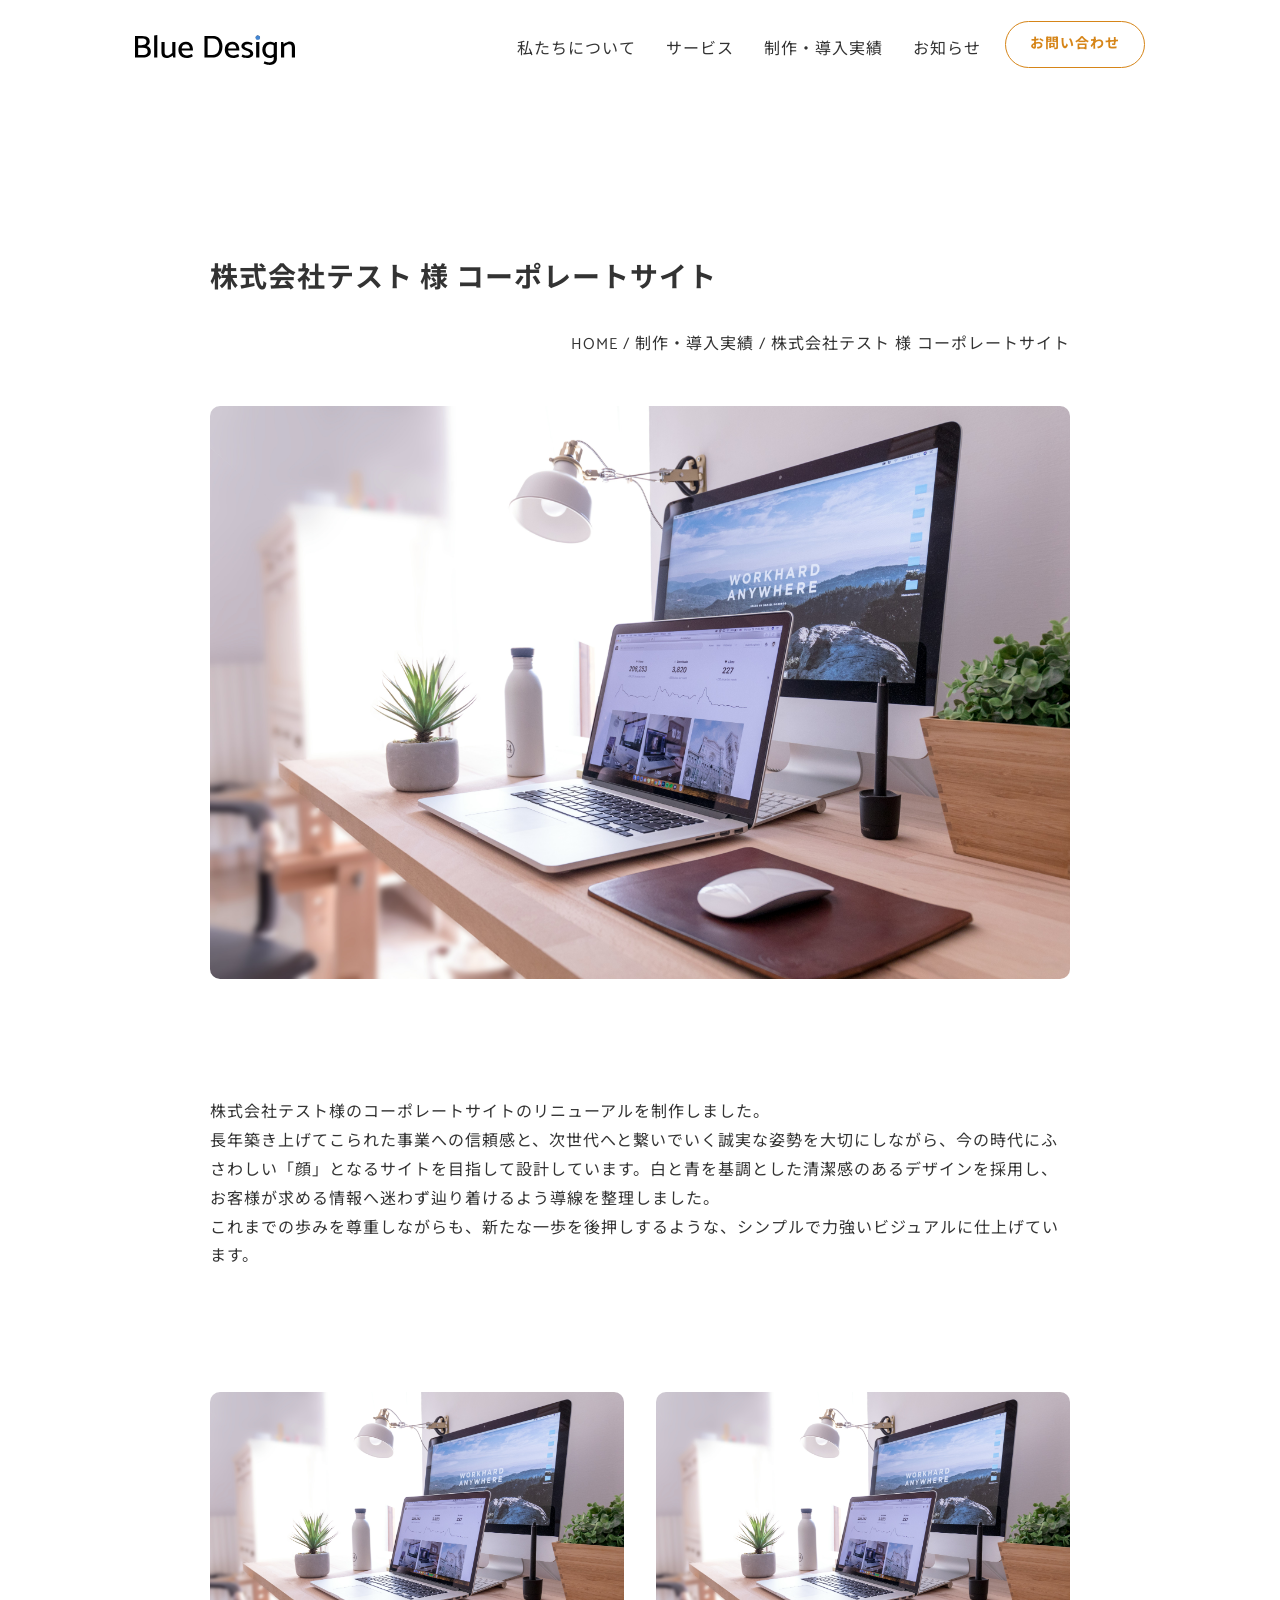
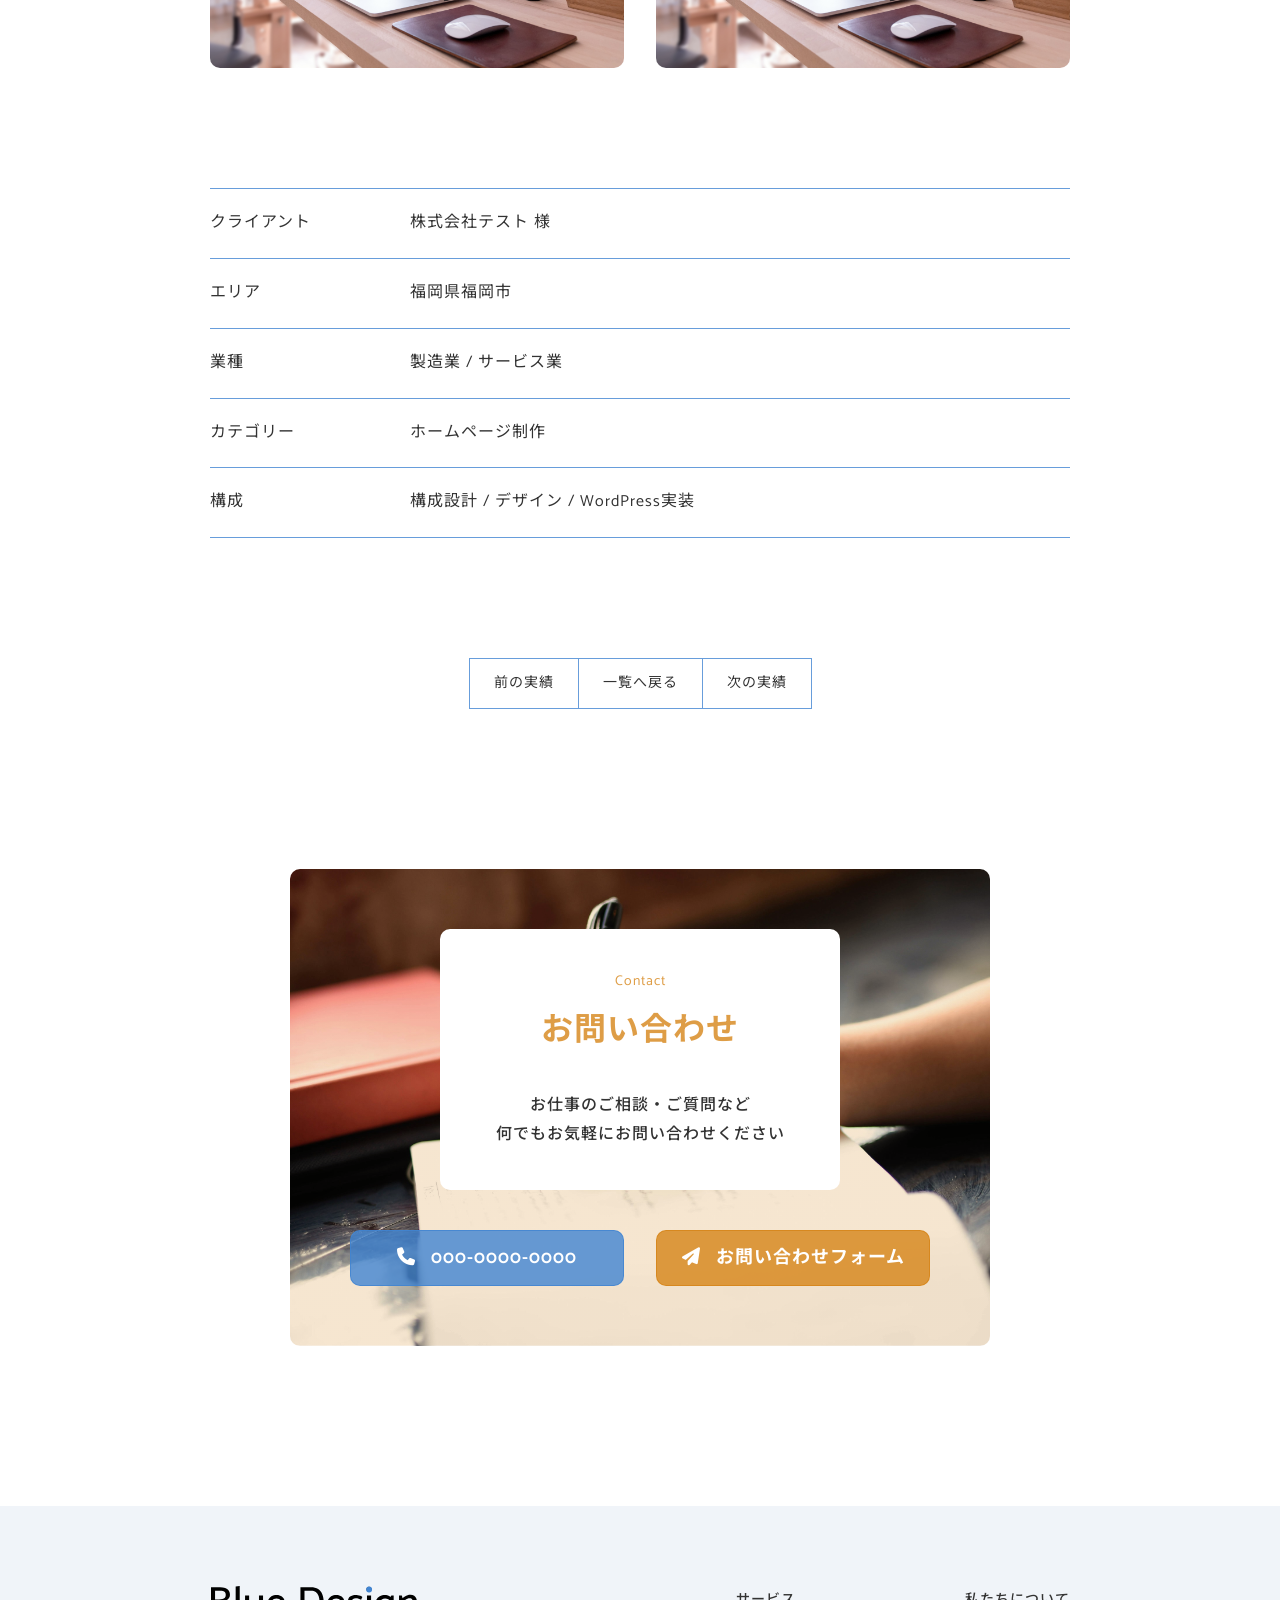
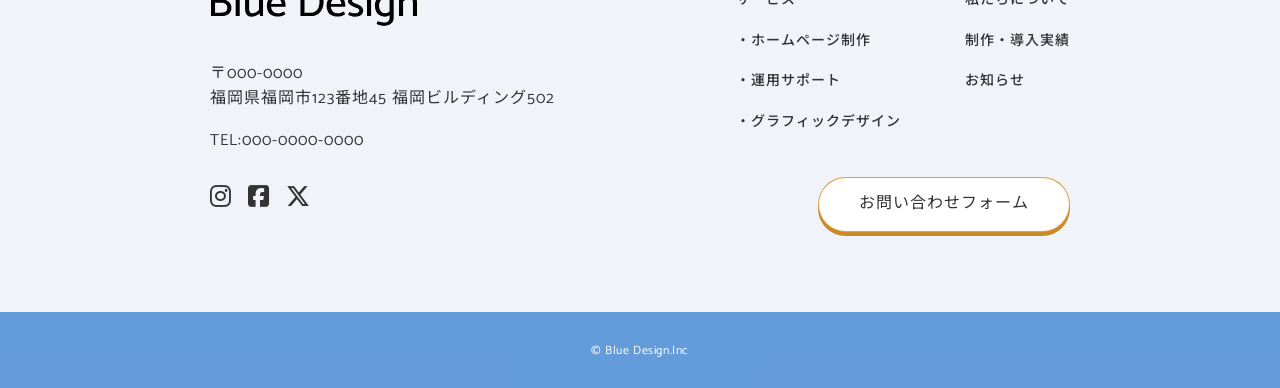
<file: single-works.html>
<!doctype html>
<html lang="ja">
  <head>
    <meta charset="UTF-8" />
    <meta name="viewport" content="width=device-width, initial-scale=1.0" />
    <meta
      name="description"
      content="Blue Designの制作・導入実績詳細ページです。株式会社テスト様 コーポレートサイトのリニューアル事例をご紹介します。"
    />
    <title>
      株式会社テスト 様 コーポレートサイト | 制作・導入実績 | Blue Design
    </title>
    <link rel="icon" href="img/favicon.ico" />
    <link rel="preconnect" href="https://fonts.googleapis.com" />
    <link rel="preconnect" href="https://fonts.gstatic.com" crossorigin />
    <link
      href="https://fonts.googleapis.com/css2?family=Catamaran:wght@400;500;700&family=Noto+Sans+JP:wght@400;500;700&display=swap"
      rel="stylesheet"
    />
    <link
      rel="stylesheet"
      href="https://cdnjs.cloudflare.com/ajax/libs/font-awesome/6.5.1/css/all.min.css"
    />
    <link rel="stylesheet" href="css/style.css" />
  </head>

  <body class="appear">
    <div id="container">
      <header class="header" id="header">
        <div class="header-wrap">
          <h1 class="header-wrap__ttl">
            <a href="index.html"><img src="img/logo.svg" alt="ロゴマーク" /></a>
          </h1>
          <nav class="header-wrap__nav">
            <ul class="header-wrap__list">
              <li class="header-wrap__item">
                <a href="about.html">私たちについて</a>
              </li>
              <li class="header-wrap__item">
                <a href="service.html">サービス</a>
                <!-- ドロップダウン -->
                <ul class="header-nav-sub">
                  <li class="header-nav-sub__item">
                    <a href="service.html#hp-production">ホームページ制作</a>
                  </li>
                  <li class="header-nav-sub__item">
                    <a href="service.html#support">運用サポート</a>
                  </li>
                  <li class="header-nav-sub__item">
                    <a href="service.html#graphic">グラフィックデザイン</a>
                  </li>
                </ul>
              </li>
              <li class="header-wrap__item">
                <a href="works.html">制作・導入実績</a>
              </li>
              <li class="header-wrap__item">
                <a href="news.html">お知らせ</a>
              </li>
            </ul>

            <div class="header-wrap__btn">
              <a href="contact.html">お問い合わせ</a>
            </div>
          </nav>
          <div class="toggle_btn">
            <span></span>
            <span></span>
            <span></span>
          </div>
        </div>
      </header>

      <main>
        <article class="sub-works-detail">
          <div class="sub-works-detail__inner">
            <header class="sub-works-detail__header">
              <h2 class="sub-works-detail__title">
                株式会社テスト 様 <br class="u-tab" />コーポレートサイト
              </h2>
              <div class="sub-works-detail__breadcrumb">
                <a href="index.html">HOME</a> &sol;
                <a href="works.html">制作・導入実績</a> &sol;<br
                  class="u-tab"
                />
                <span>株式会社テスト 様 コーポレートサイト</span>
              </div>
            </header>

            <div class="sub-works-detail__eyecatch">
              <img
                src="img/hp01.jpg"
                alt="株式会社テスト 様 PC・スマホイメージ"
              />
            </div>

            <div class="sub-works-detail__content">
              <p>
                株式会社テスト様のコーポレートサイトのリニューアルを制作しました。
              </p>
              <p>
                長年築き上げてこられた事業への信頼感と、次世代へと繋いでいく誠実な姿勢を大切にしながら、今の時代にふさわしい「顔」となるサイトを目指して設計しています。白と青を基調とした清潔感のあるデザインを採用し、お客様が求める情報へ迷わず辿り着けるよう導線を整理しました。
              </p>
              <p>
                これまでの歩みを尊重しながらも、新たな一歩を後押しするような、シンプルで力強いビジュアルに仕上げています。
              </p>
            </div>

            <div class="sub-works-detail__gallery">
              <div class="sub-works-detail__gallery-item">
                <img src="img/hp01.jpg" alt="制作イメージ左" />
              </div>
              <div class="sub-works-detail__gallery-item">
                <img src="img/hp01.jpg" alt="制作イメージ右" />
              </div>
            </div>

            <div class="sub-works-detail__spec">
              <dl class="sub-works-detail__spec-row">
                <dt class="sub-works-detail__spec-label">クライアント</dt>
                <dd class="sub-works-detail__spec-value">株式会社テスト 様</dd>
              </dl>
              <dl class="sub-works-detail__spec-row">
                <dt class="sub-works-detail__spec-label">エリア</dt>
                <dd class="sub-works-detail__spec-value">福岡県福岡市</dd>
              </dl>
              <dl class="sub-works-detail__spec-row">
                <dt class="sub-works-detail__spec-label">業種</dt>
                <dd class="sub-works-detail__spec-value">
                  製造業 / サービス業
                </dd>
              </dl>
              <dl class="sub-works-detail__spec-row">
                <dt class="sub-works-detail__spec-label">カテゴリー</dt>
                <dd class="sub-works-detail__spec-value">ホームページ制作</dd>
              </dl>
              <dl class="sub-works-detail__spec-row">
                <dt class="sub-works-detail__spec-label">構成</dt>
                <dd class="sub-works-detail__spec-value">
                  構成設計 / デザイン / WordPress実装
                </dd>
              </dl>
            </div>

            <nav class="sub-works-detail__nav">
              <ul class="sub-works-detail__nav-list">
                <li class="sub-works-detail__nav-item -prev">
                  <a href="single-works.html" class="sub-works-detail__nav-link"
                    >前の実績</a
                  >
                </li>
                <li class="sub-works-detail__nav-item -archive">
                  <a href="works.html" class="sub-works-detail__nav-link"
                    >一覧へ戻る</a
                  >
                </li>
                <li class="sub-works-detail__nav-item -next">
                  <a href="single-works.html" class="sub-works-detail__nav-link"
                    >次の実績</a
                  >
                </li>
              </ul>
            </nav>
          </div>
        </article>

        <section class="contact" id="contact">
          <div class="contact__inner">
            <div class="contact__box">
              <span class="contact__en">Contact</span>
              <h4 class="contact__title">お問い合わせ</h4>
              <p class="contact__text">
                お仕事のご相談・ご質問など<br />
                何でもお気軽にお問い合わせください
              </p>
            </div>

            <div class="contact__buttons">
              <a href="tel:000-0000-0000" class="c-btn-contact -phone">
                <span class="c-btn-contact__icon"
                  ><i class="fa-solid fa-phone"></i
                ></span>
                000-0000-0000
              </a>

              <a href="contact.html" class="c-btn-contact -form">
                <span class="c-btn-contact__icon"
                  ><i class="fa-solid fa-paper-plane"></i
                ></span>
                お問い合わせフォーム
              </a>
            </div>
          </div>
        </section>
      </main>

      <footer class="footer">
        <div class="footer__inner">
          <div class="footer__content">
            <div class="footer__info">
              <div class="footer__logo">
                <a href="index.html"
                  ><img src="img/logo.svg" alt="Blue Design"
                /></a>
              </div>
              <address class="footer__address">
                〒000-0000<br />
                福岡県福岡市123番地45 福岡ビルディング502
              </address>
              <p class="footer__tel">TEL:000-0000-0000</p>
              <div class="footer__sns">
                <a
                  href="https://www.instagram.com/"
                  class="footer__sns-link"
                  target="_blank"
                  rel="noopener noreferrer"
                  ><i class="fa-brands fa-instagram"></i
                ></a>
                <a
                  href="https://www.facebook.com/"
                  class="footer__sns-link"
                  target="_blank"
                  rel="noopener noreferrer"
                  ><i class="fa-brands fa-square-facebook"></i
                ></a>
                <a
                  href="https://x.com/"
                  class="footer__sns-link"
                  target="_blank"
                  rel="noopener noreferrer"
                  ><i class="fa-brands fa-x-twitter"></i
                ></a>
              </div>
            </div>
            <div class="footer__nav-wrapper">
              <div class="footer__nav-lists">
                <ul class="footer__nav-list">
                  <li><a href="service.html">サービス</a></li>
                  <li>
                    <a href="service.html#hp-production">・ホームページ制作</a>
                  </li>
                  <li><a href="service.html#support">・運用サポート</a></li>
                  <li>
                    <a href="service.html#graphic">・グラフィックデザイン</a>
                  </li>
                </ul>
                <ul class="footer__nav-list">
                  <li><a href="about.html">私たちについて</a></li>
                  <li><a href="works.html">制作・導入実績</a></li>
                  <li><a href="news.html">お知らせ</a></li>
                </ul>
              </div>
              <div class="footer__btn-wrapper">
                <a href="contact.html" class="c-btn-footer"
                  >お問い合わせフォーム</a
                >
              </div>
            </div>
          </div>
        </div>
        <div class="footer__copyright">
          <small>&copy; Blue Design.Inc</small>
        </div>
      </footer>

      <div id="js-page-top" class="c-page-top">
        <a href="#" class="c-page-top__link">
          <span class="c-page-top__arrow"
            ><i class="fa-solid fa-arrow-up"></i
          ></span>
          <span class="c-page-top__text">page top</span>
        </a>
      </div>
    </div>

    <script
      src="https://code.jquery.com/jquery-3.7.1.min.js"
      integrity="sha256-/JqT3SQfawRcv/BIHPThkBvs0OEvtFFmqPF/lYI/Cxo="
      crossorigin="anonymous"
    ></script>
    <script src="js/main.js"></script>
  </body>
</html>
</file>
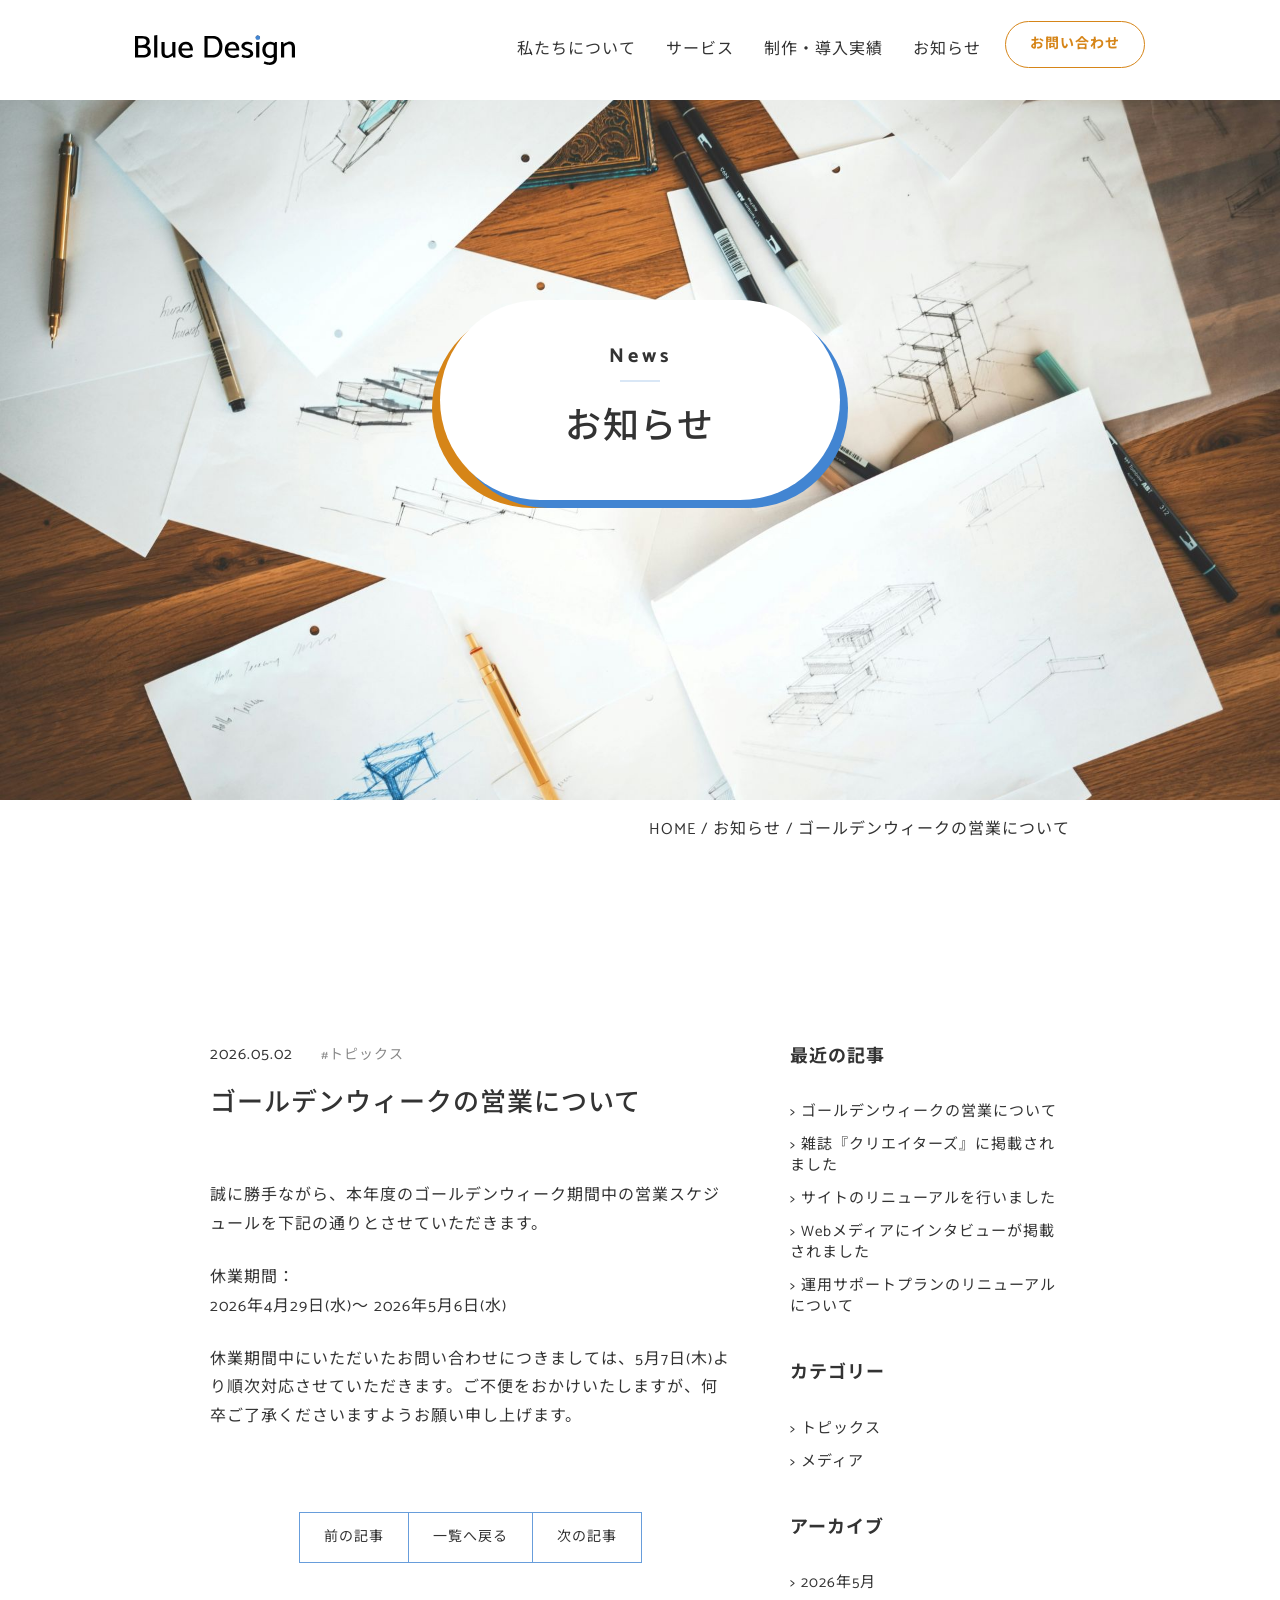
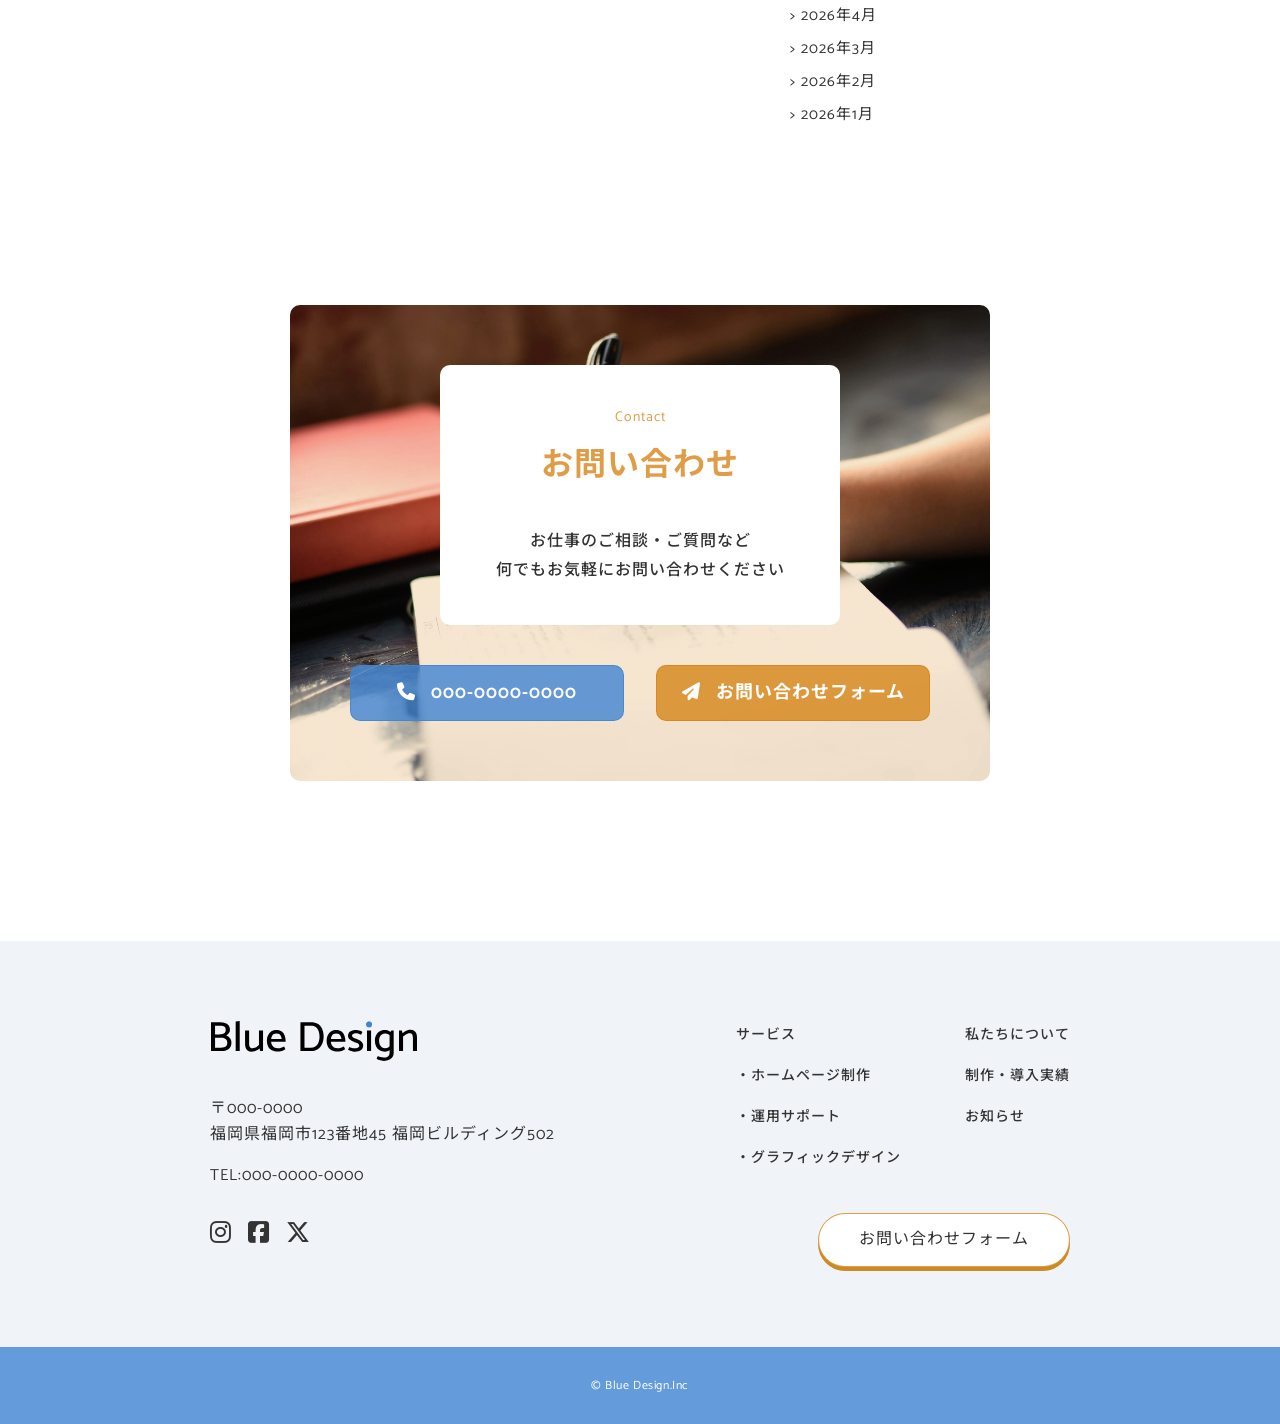
<file: single.html>
<!doctype html>
<html lang="ja">
  <head>
    <meta charset="UTF-8" />
    <meta name="viewport" content="width=device-width, initial-scale=1.0" />
    <meta
      name="description"
      content="Blue Designからのお知らせ詳細ページです。ゴールデンウィークの営業スケジュールについてご案内いたします。"
    />
    <title>ゴールデンウィークの営業について | お知らせ | Blue Design</title>
    <link rel="icon" href="img/favicon.ico" />
    <link rel="preconnect" href="https://fonts.googleapis.com" />
    <link rel="preconnect" href="https://fonts.gstatic.com" crossorigin />
    <link
      href="https://fonts.googleapis.com/css2?family=Catamaran:wght@400;500;700&family=Noto+Sans+JP:wght@400;500;700&display=swap"
      rel="stylesheet"
    />
    <link
      rel="stylesheet"
      href="https://cdnjs.cloudflare.com/ajax/libs/font-awesome/6.5.1/css/all.min.css"
    />
    <link rel="stylesheet" href="css/style.css" />
  </head>

  <body class="appear">
    <div id="container">
      <header class="header" id="header">
        <div class="header-wrap">
          <h1 class="header-wrap__ttl">
            <a href="index.html"><img src="img/logo.svg" alt="ロゴマーク" /></a>
          </h1>
          <nav class="header-wrap__nav">
            <ul class="header-wrap__list">
              <li class="header-wrap__item">
                <a href="about.html">私たちについて</a>
              </li>
              <li class="header-wrap__item">
                <a href="service.html">サービス</a>
                <ul class="header-nav-sub">
                  <li class="header-nav-sub__item">
                    <a href="service.html#hp-production">ホームページ制作</a>
                  </li>
                  <li class="header-nav-sub__item">
                    <a href="service.html#support">運用サポート</a>
                  </li>
                  <li class="header-nav-sub__item">
                    <a href="service.html#graphic">グラフィックデザイン</a>
                  </li>
                </ul>
              </li>
              <li class="header-wrap__item">
                <a href="works.html">制作・導入実績</a>
              </li>
              <li class="header-wrap__item">
                <a href="news.html">お知らせ</a>
              </li>
            </ul>

            <div class="header-wrap__btn">
              <a href="contact.html">お問い合わせ</a>
            </div>
          </nav>
          <div class="toggle_btn">
            <span></span>
            <span></span>
            <span></span>
          </div>
        </div>
      </header>

      <main>
        <section class="sub-fv">
          <div class="sub-fv__bg sub-fv__bg--news">
            <div class="sub-fv__inner">
              <h2 class="sub-fv__title-box">
                <span class="sub-fv__en">News</span>
                <span class="sub-fv__ja">お知らせ</span>
              </h2>
            </div>
          </div>

          <div class="sub-fv__breadcrumb">
            <div class="sub-fv__breadcrumb-inner">
              <a href="index.html">HOME</a> &sol;
              <a href="news.html">お知らせ</a> &sol; <br class="u-tab" /><span
                >ゴールデンウィークの営業について</span
              >
            </div>
          </div>
        </section>

        <div class="sub-news-detail">
          <div class="sub-news-detail__inner">
            <div class="sub-news-detail__flex-container">
              <article class="sub-news-detail__main">
                <div class="sub-news-detail__meta">
                  <time class="sub-news-detail__date" datetime="2026-05-02"
                    >2026.05.02</time
                  >
                  <span class="sub-news-detail__category">#トピックス</span>
                </div>

                <h2 class="sub-news-detail__title">
                  ゴールデンウィークの営業について
                </h2>

                <div class="sub-news-detail__content">
                  <p>
                    誠に勝手ながら、本年度のゴールデンウィーク期間中の営業スケジュールを下記の通りとさせていただきます。
                  </p>
                  <p>
                    休業期間：<br />
                    2026年4月29日(水)～ 2026年5月6日(水)
                  </p>
                  <p>
                    休業期間中にいただいたお問い合わせにつきましては、5月7日(木)より順次対応させていただきます。ご不便をおかけいたしますが、何卒ご了承くださいますようお願い申し上げます。
                  </p>
                </div>

                <nav class="sub-news-detail__nav">
                  <ul class="sub-news-detail__nav-list">
                    <li class="sub-news-detail__nav-item -prev">
                      <a href="#" class="sub-news-detail__nav-link">前の記事</a>
                    </li>
                    <li class="sub-news-detail__nav-item -archive">
                      <a href="news.html" class="sub-news-detail__nav-link"
                        >一覧へ戻る</a
                      >
                    </li>
                    <li class="sub-news-detail__nav-item -next">
                      <a href="#" class="sub-news-detail__nav-link">次の記事</a>
                    </li>
                  </ul>
                </nav>
              </article>

              <aside class="sub-news-detail__sidebar">
                <div class="sub-news-detail__widget">
                  <h3 class="sub-news-detail__widget-title">最近の記事</h3>
                  <ul class="sub-news-detail__widget-list">
                    <li>
                      <a href="#">
                        <span class="sub-news-detail__widget-arrow">&gt;</span>
                        <span>ゴールデンウィークの営業について</span>
                      </a>
                    </li>
                    <li>
                      <a href="#">
                        <span class="sub-news-detail__widget-arrow">&gt;</span>
                        <span>雑誌『クリエイターズ』に掲載されました</span>
                      </a>
                    </li>
                    <li>
                      <a href="#">
                        <span class="sub-news-detail__widget-arrow">&gt;</span>
                        <span>サイトのリニューアルを行いました</span>
                      </a>
                    </li>
                    <li>
                      <a href="#">
                        <span class="sub-news-detail__widget-arrow">&gt;</span>
                        <span>Webメディアにインタビューが掲載されました</span>
                      </a>
                    </li>
                    <li>
                      <a href="#">
                        <span class="sub-news-detail__widget-arrow">&gt;</span>
                        <span>運用サポートプランのリニューアルについて</span>
                      </a>
                    </li>
                  </ul>
                </div>

                <div class="sub-news-detail__widget">
                  <h3 class="sub-news-detail__widget-title">カテゴリー</h3>
                  <ul class="sub-news-detail__widget-list">
                    <li>
                      <a href="news.html?category=topics">
                        <span class="sub-news-detail__widget-arrow">&gt;</span>
                        <span>トピックス</span>
                      </a>
                    </li>
                    <li>
                      <a href="news.html?category=media">
                        <span class="sub-news-detail__widget-arrow">&gt;</span>
                        <span>メディア</span>
                      </a>
                    </li>
                  </ul>
                </div>

                <div class="sub-news-detail__widget">
                  <h3 class="sub-news-detail__widget-title">アーカイブ</h3>
                  <ul class="sub-news-detail__widget-list">
                    <li>
                      <a href="news.html?archive=202605">
                        <span class="sub-news-detail__widget-arrow">&gt;</span>
                        <span>2026年5月</span>
                      </a>
                    </li>
                    <li>
                      <a href="news.html?archive=202604">
                        <span class="sub-news-detail__widget-arrow">&gt;</span>
                        <span>2026年4月</span>
                      </a>
                    </li>
                    <li>
                      <a href="news.html?archive=202603">
                        <span class="sub-news-detail__widget-arrow">&gt;</span>
                        <span>2026年3月</span>
                      </a>
                    </li>
                    <li>
                      <a href="news.html?archive=202602">
                        <span class="sub-news-detail__widget-arrow">&gt;</span>
                        <span>2026年2月</span>
                      </a>
                    </li>
                    <li>
                      <a href="news.html?archive=202601">
                        <span class="sub-news-detail__widget-arrow">&gt;</span>
                        <span>2026年1月</span>
                      </a>
                    </li>
                  </ul>
                </div>
              </aside>
            </div>
          </div>
        </div>

        <section class="contact" id="contact">
          <div class="contact__inner">
            <div class="contact__box">
              <span class="contact__en">Contact</span>
              <h4 class="contact__title">お問い合わせ</h4>
              <p class="contact__text">
                お仕事のご相談・ご質問など<br />
                何でもお気軽にお問い合わせください
              </p>
            </div>

            <div class="contact__buttons">
              <a href="tel:000-0000-0000" class="c-btn-contact -phone">
                <span class="c-btn-contact__icon"
                  ><i class="fa-solid fa-phone"></i
                ></span>
                000-0000-0000
              </a>

              <a href="contact.html" class="c-btn-contact -form">
                <span class="c-btn-contact__icon"
                  ><i class="fa-solid fa-paper-plane"></i
                ></span>
                お問い合わせフォーム
              </a>
            </div>
          </div>
        </section>
      </main>

      <footer class="footer">
        <div class="footer__inner">
          <div class="footer__content">
            <div class="footer__info">
              <div class="footer__logo">
                <a href="index.html"
                  ><img src="img/logo.svg" alt="Blue Design"
                /></a>
              </div>
              <address class="footer__address">
                〒000-0000<br />
                福岡県福岡市123番地45 福岡ビルディング502
              </address>
              <p class="footer__tel">TEL:000-0000-0000</p>
              <div class="footer__sns">
                <a
                  href="https://www.instagram.com/"
                  class="footer__sns-link"
                  target="_blank"
                  rel="noopener noreferrer"
                  ><i class="fa-brands fa-instagram"></i
                ></a>
                <a
                  href="https://www.facebook.com/"
                  class="footer__sns-link"
                  target="_blank"
                  rel="noopener noreferrer"
                  ><i class="fa-brands fa-square-facebook"></i
                ></a>
                <a
                  href="https://x.com/"
                  class="footer__sns-link"
                  target="_blank"
                  rel="noopener noreferrer"
                  ><i class="fa-brands fa-x-twitter"></i
                ></a>
              </div>
            </div>
            <div class="footer__nav-wrapper">
              <div class="footer__nav-lists">
                <ul class="footer__nav-list">
                  <li><a href="service.html">サービス</a></li>
                  <li>
                    <a href="service.html#hp-production">・ホームページ制作</a>
                  </li>
                  <li><a href="service.html#support">・運用サポート</a></li>
                  <li>
                    <a href="service.html#graphic">・グラフィックデザイン</a>
                  </li>
                </ul>
                <ul class="footer__nav-list">
                  <li><a href="about.html">私たちについて</a></li>
                  <li><a href="works.html">制作・導入実績</a></li>
                  <li><a href="news.html">お知らせ</a></li>
                </ul>
              </div>
              <div class="footer__btn-wrapper">
                <a href="contact.html" class="c-btn-footer"
                  >お問い合わせフォーム</a
                >
              </div>
            </div>
          </div>
        </div>
        <div class="footer__copyright">
          <small>&copy; Blue Design.Inc</small>
        </div>
      </footer>
    </div>

    <script
      src="https://code.jquery.com/jquery-3.7.1.min.js"
      integrity="sha256-/JqT3SQfawRcv/BIHPThkBvs0OEvtFFmqPF/lYI/Cxo="
      crossorigin="anonymous"
    ></script>
    <script src="js/main.js"></script>
  </body>
</html>
</file>
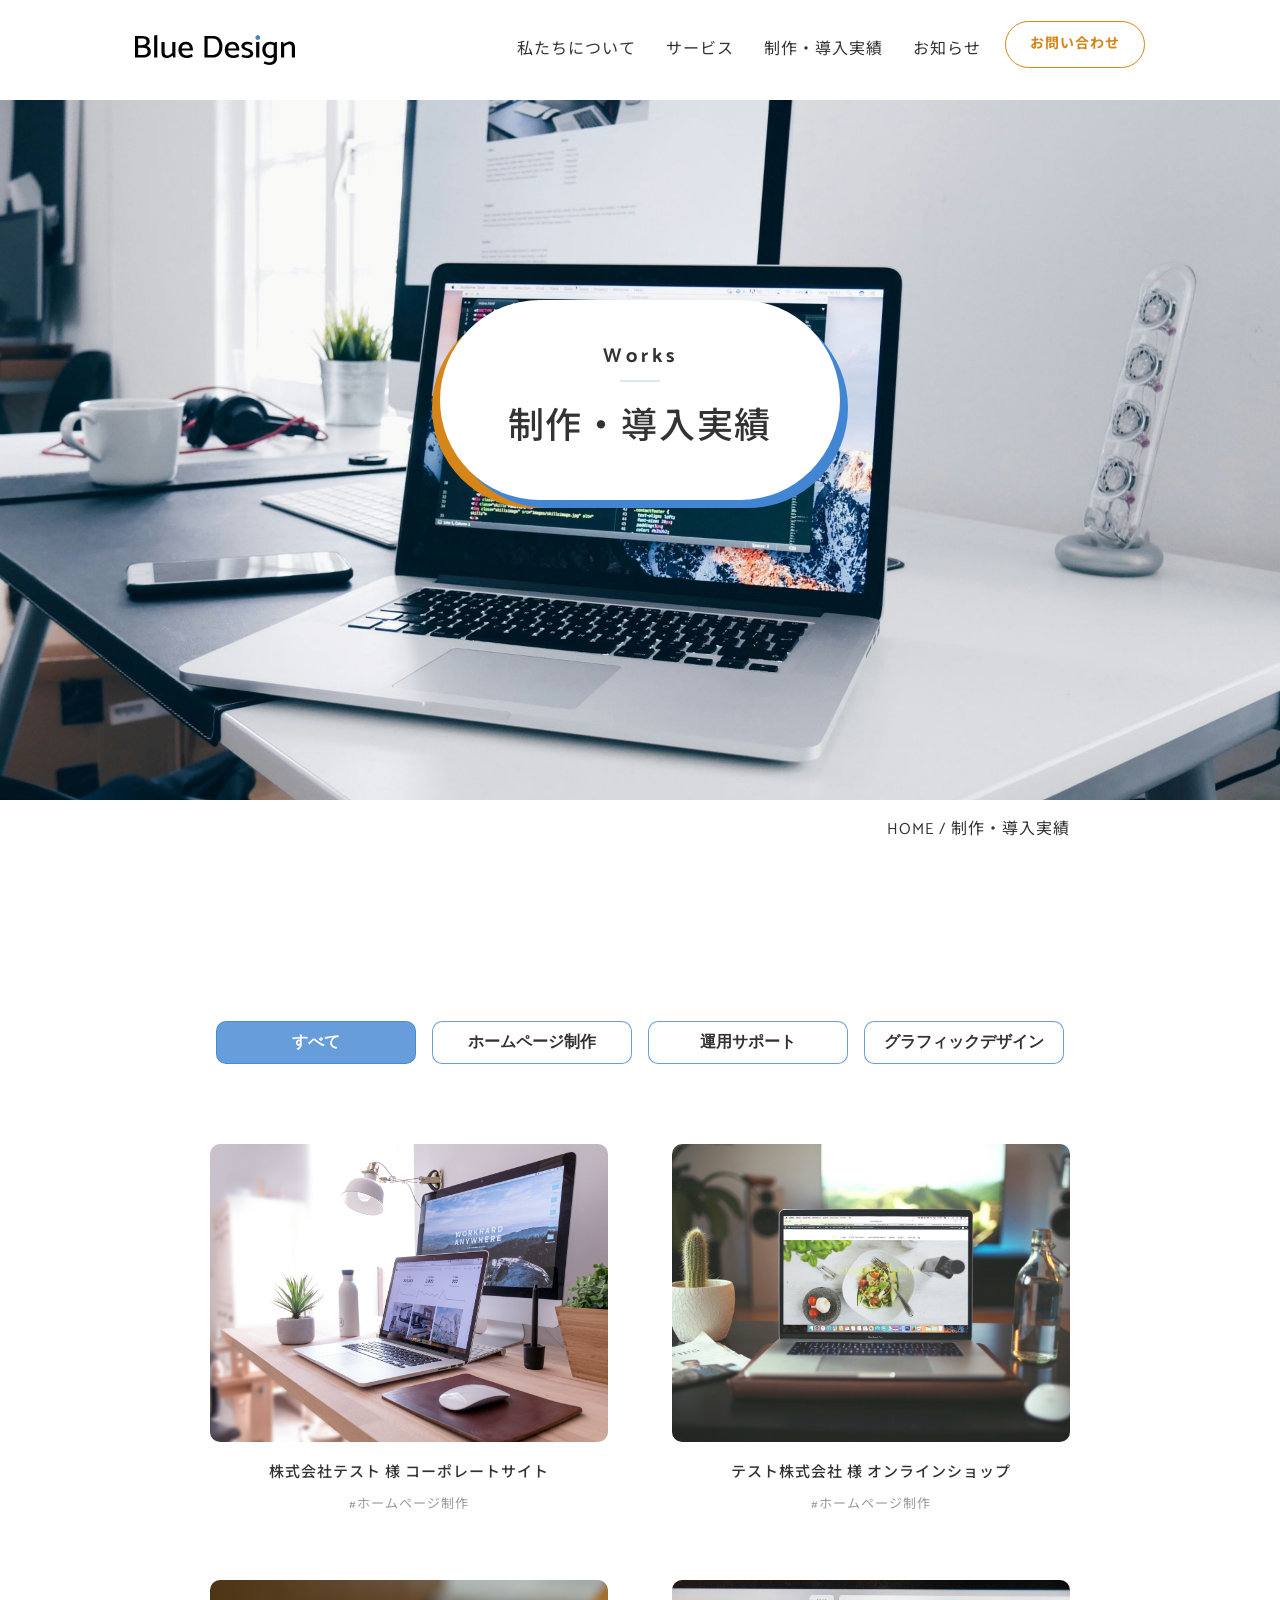
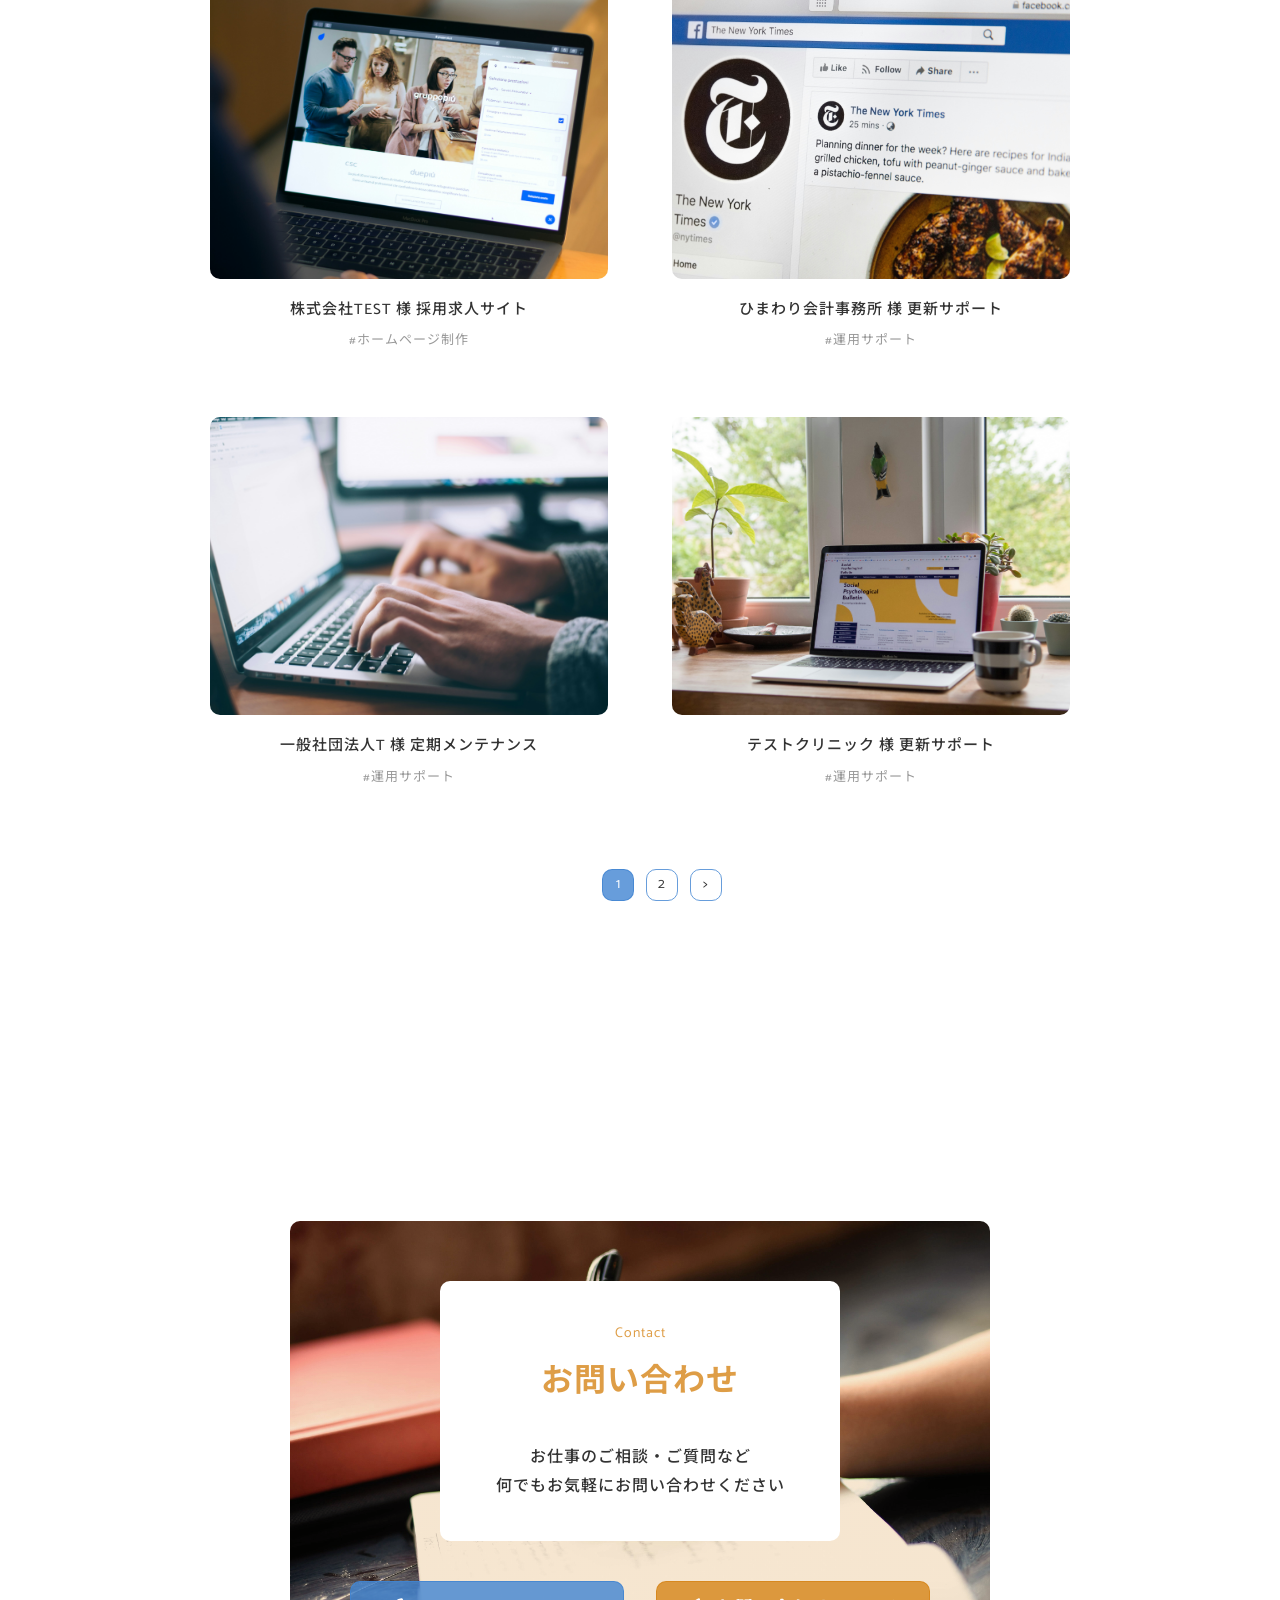
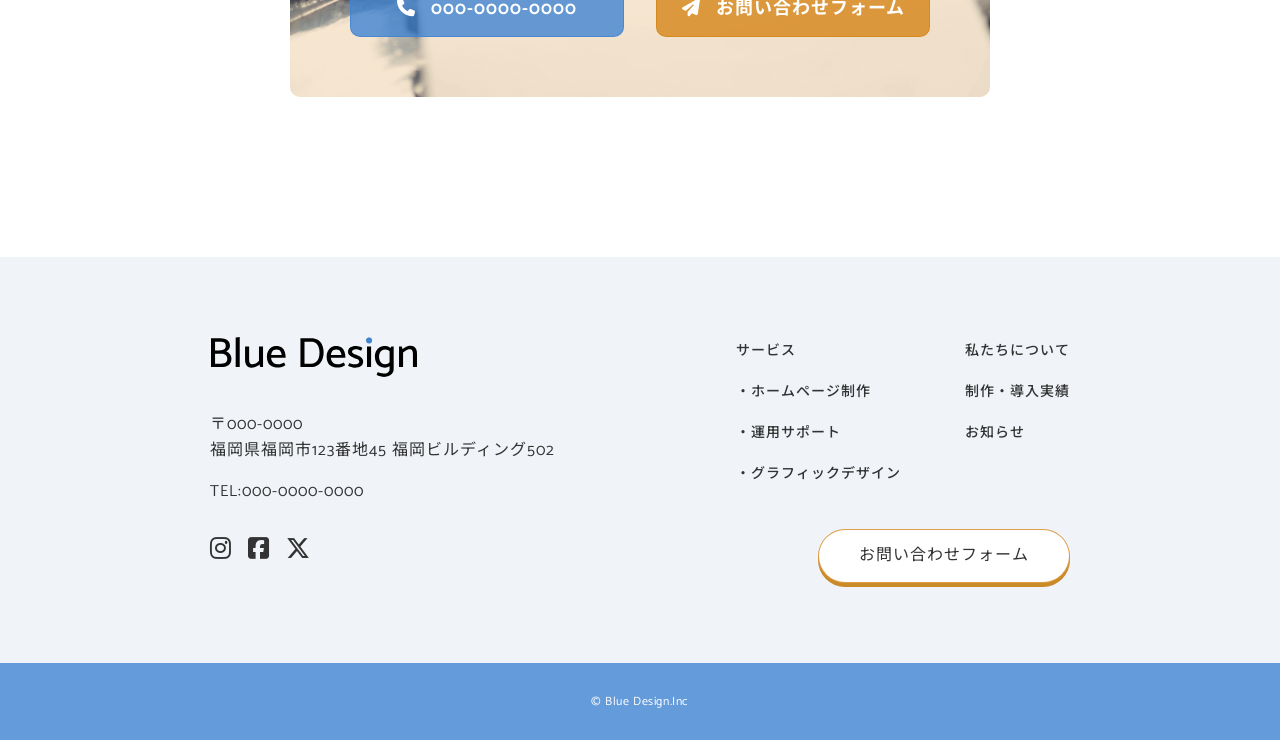
<file: works.html>
<!doctype html>
<html lang="ja">
  <head>
    <meta charset="UTF-8" />
    <meta name="viewport" content="width=device-width, initial-scale=1.0" />
    <meta
      name="description"
      content="Blue Designのポートフォリオサイトです。誠実さと信頼感のあるWeb制作をお届けします。"
    />
    <title>Blue Design</title>
    <link rel="icon" href="img/favicon.ico" />
    <link rel="preconnect" href="https://fonts.googleapis.com" />
    <link rel="preconnect" href="https://fonts.gstatic.com" crossorigin />
    <link
      href="https://fonts.googleapis.com/css2?family=Catamaran:wght@400;500;700&family=Noto+Sans+JP:wght@400;500;700&display=swap"
      rel="stylesheet"
    />
    <link
      rel="stylesheet"
      href="https://cdnjs.cloudflare.com/ajax/libs/font-awesome/6.5.1/css/all.min.css"
    />
    <link rel="stylesheet" href="css/style.css" />
  </head>

  <body class="appear">
    <div id="container">
      <!-- ヘッダー -->
      <header class="header" id="header">
        <div class="header-wrap">
          <h1 class="header-wrap__ttl">
            <a href="index.html"><img src="img/logo.svg" alt="ロゴマーク" /></a>
          </h1>
          <nav class="header-wrap__nav">
            <ul class="header-wrap__list">
              <li class="header-wrap__item">
                <a href="about.html">私たちについて</a>
              </li>
              <li class="header-wrap__item">
                <a href="service.html">サービス</a>
                <!-- ドロップダウン -->
                <ul class="header-nav-sub">
                  <li class="header-nav-sub__item">
                    <a href="service.html#hp-production">ホームページ制作</a>
                  </li>
                  <li class="header-nav-sub__item">
                    <a href="service.html#support">運用サポート</a>
                  </li>
                  <li class="header-nav-sub__item">
                    <a href="service.html#graphic">グラフィックデザイン</a>
                  </li>
                </ul>
              </li>
              <li class="header-wrap__item">
                <a href="works.html">制作・導入実績</a>
              </li>
              <li class="header-wrap__item">
                <a href="news.html">お知らせ</a>
              </li>
            </ul>

            <div class="header-wrap__btn">
              <a href="contact.html">お問い合わせ</a>
            </div>
          </nav>

          <!-- ハンバーガーメニュー -->
          <div class="toggle_btn">
            <span></span>
            <span></span>
            <span></span>
          </div>
        </div>
      </header>

      <main>
        <section class="sub-fv">
          <div class="sub-fv__bg sub-fv__bg--works">
            <div class="sub-fv__inner">
              <h2 class="sub-fv__title-box">
                <span class="sub-fv__en">Works</span>
                <span class="sub-fv__ja">制作・導入実績</span>
              </h2>
            </div>
          </div>

          <div class="sub-fv__breadcrumb">
            <div class="sub-fv__breadcrumb-inner">
              <a href="index.html">HOME</a> &sol; <span>制作・導入実績</span>
            </div>
          </div>
        </section>

        <section class="works-list-section">
          <div class="works-list-section__inner">
            <div class="works-list-section__category-tags">
              <button
                class="works-list-section__category-btn active"
                data-filter="all"
              >
                すべて
              </button>
              <button class="works-list-section__category-btn" data-filter="hp">
                ホームページ制作
              </button>
              <button
                class="works-list-section__category-btn"
                data-filter="support"
              >
                運用サポート
              </button>
              <button
                class="works-list-section__category-btn"
                data-filter="graphic"
              >
                グラフィックデザイン
              </button>
            </div>

            <div class="works-list-section__grid">
              <article class="works-card hp">
                <a href="single-works.html" class="works-card__link">
                  <div class="works-card__img-wrap">
                    <img
                      src="img/hp01.jpg"
                      alt="株式会社テスト様 コーポレートサイトのイメージ画像"
                    />
                  </div>
                  <h3 class="works-card__title">
                    株式会社テスト 様 コーポレートサイト
                  </h3>
                  <p class="works-card__category">#ホームページ制作</p>
                </a>
              </article>

              <article class="works-card hp">
                <a href="single-works.html" class="works-card__link">
                  <div class="works-card__img-wrap">
                    <img
                      src="img/hp02.jpg"
                      alt="テスト株式会社様 オンラインショップのイメージ画像"
                    />
                  </div>
                  <h3 class="works-card__title">
                    テスト株式会社 様 オンラインショップ
                  </h3>
                  <p class="works-card__category">#ホームページ制作</p>
                </a>
              </article>

              <article class="works-card hp">
                <a href="single-works.html" class="works-card__link">
                  <div class="works-card__img-wrap">
                    <img
                      src="img/hp03.jpg"
                      alt="株式会社TEST様 採用求人サイトのイメージ画像"
                    />
                  </div>
                  <h3 class="works-card__title">
                    株式会社TEST 様 採用求人サイト
                  </h3>
                  <p class="works-card__category">#ホームページ制作</p>
                </a>
              </article>

              <article class="works-card support">
                <a href="single-works.html" class="works-card__link">
                  <div class="works-card__img-wrap">
                    <img
                      src="img/support01.jpg"
                      alt="ひまわり会計事務所様 更新サポートのイメージ画像"
                    />
                  </div>
                  <h3 class="works-card__title">
                    ひまわり会計事務所 様 更新サポート
                  </h3>
                  <p class="works-card__category">#運用サポート</p>
                </a>
              </article>

              <article class="works-card support">
                <a href="single-works.html" class="works-card__link">
                  <div class="works-card__img-wrap">
                    <img
                      src="img/support02.jpg"
                      alt="一般社団法人T様 定期メンテナンスのイメージ画像"
                    />
                  </div>
                  <h3 class="works-card__title">
                    一般社団法人T 様 定期メンテナンス
                  </h3>
                  <p class="works-card__category">#運用サポート</p>
                </a>
              </article>

              <article class="works-card support">
                <a href="single-works.html" class="works-card__link">
                  <div class="works-card__img-wrap">
                    <img
                      src="img/support03.jpg"
                      alt="テストクリニック様 更新サポートのイメージ画像"
                    />
                  </div>
                  <h3 class="works-card__title">
                    テストクリニック 様 更新サポート
                  </h3>
                  <p class="works-card__category">#運用サポート</p>
                </a>
              </article>

              <article class="works-card graphic">
                <a href="single-works.html" class="works-card__link">
                  <div class="works-card__img-wrap">
                    <img
                      src="img/design01.jpg"
                      alt="サロンBlue様 ショップカード制作のイメージ画像"
                    />
                  </div>
                  <h3 class="works-card__title">
                    サロンBlue 様 ショップカード制作
                  </h3>
                  <p class="works-card__category">#グラフィックデザイン</p>
                </a>
              </article>

              <article class="works-card graphic">
                <a href="single-works.html" class="works-card__link">
                  <div class="works-card__img-wrap">
                    <img
                      src="img/design02.jpg"
                      alt="カフェテスト様 名刺デザインのイメージ画像"
                    />
                  </div>
                  <h3 class="works-card__title">
                    カフェテスト 様 名刺デザイン
                  </h3>
                  <p class="works-card__category">#グラフィックデザイン</p>
                </a>
              </article>

              <article class="works-card graphic">
                <a href="single-works.html" class="works-card__link">
                  <div class="works-card__img-wrap">
                    <img
                      src="img/design03.jpg"
                      alt="テストスクール様 ロゴ制作のイメージ画像"
                    />
                  </div>
                  <h3 class="works-card__title">テストスクール 様 ロゴ制作</h3>
                  <p class="works-card__category">#グラフィックデザイン</p>
                </a>
              </article>
            </div>

            <div class="works-list-section__pagination">
              <span class="pagination-arrow prev">&lt;</span>
              <span class="pagination-num active">1</span>
              <span class="pagination-num">2</span>
              <span class="pagination-num">3</span>
              <span class="pagination-arrow next">&gt;</span>
            </div>
          </div>
        </section>

        <section class="contact" id="contact">
          <div class="contact__inner">
            <div class="contact__box">
              <span class="contact__en">Contact</span>
              <h4 class="contact__title">お問い合わせ</h4>
              <p class="contact__text">
                お仕事のご相談・ご質問など<br />
                何でもお気軽にお問い合わせください
              </p>
            </div>

            <div class="contact__buttons">
              <a href="tel:000-0000-0000" class="c-btn-contact -phone">
                <span class="c-btn-contact__icon"
                  ><i class="fa-solid fa-phone"></i
                ></span>
                000-0000-0000
              </a>

              <a href="contact.html" class="c-btn-contact -form">
                <span class="c-btn-contact__icon"
                  ><i class="fa-solid fa-paper-plane"></i
                ></span>
                お問い合わせフォーム
              </a>
            </div>
          </div>
        </section>
      </main>

      <footer class="footer">
        <div class="footer__inner">
          <div class="footer__content">
            <div class="footer__info">
              <div class="footer__logo">
                <a href="index.html"
                  ><img src="img/logo.svg" alt="Blue Design"
                /></a>
              </div>
              <address class="footer__address">
                〒000-0000<br />
                福岡県福岡市123番地45 福岡ビルディング502
              </address>
              <p class="footer__tel">TEL:000-0000-0000</p>

              <div class="footer__sns">
                <a
                  href="https://www.instagram.com/"
                  class="footer__sns-link"
                  target="_blank"
                  rel="noopener noreferrer"
                >
                  <i class="fa-brands fa-instagram"></i>
                </a>

                <a
                  href="https://www.facebook.com/"
                  class="footer__sns-link"
                  target="_blank"
                  rel="noopener noreferrer"
                >
                  <i class="fa-brands fa-square-facebook"></i>
                </a>

                <a
                  href="https://x.com/"
                  class="footer__sns-link"
                  target="_blank"
                  rel="noopener noreferrer"
                >
                  <i class="fa-brands fa-x-twitter"></i>
                </a>
              </div>
            </div>

            <div class="footer__nav-wrapper">
              <div class="footer__nav-lists">
                <ul class="footer__nav-list">
                  <li><a href="service.html">サービス</a></li>
                  <li>
                    <a href="service.html#hp-production">・ホームページ制作</a>
                  </li>
                  <li><a href="service.html#support">・運用サポート</a></li>
                  <li>
                    <a href="service.html#graphic">・グラフィックデザイン</a>
                  </li>
                </ul>
                <ul class="footer__nav-list">
                  <li><a href="about.html">私たちについて</a></li>
                  <li><a href="works.html">制作・導入実績</a></li>
                  <li><a href="news.html">お知らせ</a></li>
                </ul>
              </div>

              <div class="footer__btn-wrapper">
                <a href="contact.html" class="c-btn-footer"
                  >お問い合わせフォーム</a
                >
              </div>
            </div>
          </div>
        </div>

        <div class="footer__copyright">
          <small>&copy; Blue Design.Inc</small>
        </div>
      </footer>

      <div id="js-page-top" class="c-page-top">
        <a href="#" class="c-page-top__link">
          <span class="c-page-top__arrow"
            ><i class="fa-solid fa-arrow-up"></i
          ></span>
          <span class="c-page-top__text">page top</span>
        </a>
      </div>
    </div>
    <!-- /#container -->

    <script
      src="https://code.jquery.com/jquery-3.7.1.min.js"
      integrity="sha256-/JqT3SQfawRcv/BIHPThkBvs0OEvtFFmqPF/lYI/Cxo="
      crossorigin="anonymous"
    ></script>
    <script src="js/main.js"></script>
  </body>
</html>
</file>
<file: css/style.css>
@charset "UTF-8";
html, body, div, span, object, iframe,
h1, h2, h3, h4, h5, h6, p, blockquote, pre,
abbr, address, cite, code,
del, dfn, em, img, ins, kbd, q, samp,
small, strong, sub, sup, var,
b, i,
dl, dt, dd, ol, ul, li,
fieldset, form, label, legend,
table, caption, tbody, tfoot, thead, tr, th, td,
article, aside, canvas, details, figcaption, figure,
footer, header, hgroup, menu, nav, section, summary,
time, mark, audio, video {
  margin: 0;
  padding: 0;
  border: 0;
  outline: 0;
  font-size: 100%;
  vertical-align: baseline;
  background: transparent;
}

body {
  line-height: 1;
}

article, aside, details, figcaption, figure,
footer, header, hgroup, menu, nav, section {
  display: block;
}

nav ul {
  list-style: none;
}

blockquote, q {
  quotes: none;
}

blockquote:before, blockquote:after,
q:before, q:after {
  content: "";
  content: none;
}

a {
  margin: 0;
  padding: 0;
  font-size: 100%;
  vertical-align: baseline;
  background: transparent;
}

/* change colors to suit your needs */
ins {
  background-color: #ff9;
  color: #000;
  text-decoration: none;
}

/* change colors to suit your needs */
mark {
  background-color: #ff9;
  color: #000;
  font-style: italic;
  font-weight: bold;
}

del {
  text-decoration: line-through;
}

abbr[title], dfn[title] {
  border-bottom: 1px dotted;
  cursor: help;
}

table {
  border-collapse: collapse;
  border-spacing: 0;
}

/* change border color to suit your needs */
hr {
  display: block;
  height: 1px;
  border: 0;
  border-top: 1px solid #cccccc;
  margin: 1em 0;
  padding: 0;
}

input, select {
  vertical-align: middle;
}

*,
*::before,
*::after {
  box-sizing: border-box;
}

html {
  font-size: 100%;
}

body {
  font-family: "Catamaran", sans-serif, "Noto Sans JP", sans-serif;
  color: #333333;
  line-height: 1.8;
  letter-spacing: 1px;
  word-break: break-all;
}

a {
  text-decoration: none;
  color: inherit;
}

li {
  list-style: none;
}

.header {
  width: 100%;
  height: 6.25rem;
  background-color: #fff;
  position: fixed;
  top: 0;
  left: 0;
  z-index: 100;
}
.header-wrap {
  max-width: 1050px;
  height: 100%;
  margin: 0 auto;
  padding-inline: 1.25rem;
  display: flex;
  align-items: center;
  justify-content: space-between;
  align-items: center;
}
@media screen and (max-width: 767px) {
  .header-wrap {
    max-width: 100%;
    padding-inline: 1.25rem;
  }
}
.header-wrap__ttl {
  width: 10rem;
  z-index: 110;
  flex-shrink: 0;
  transition: width 0.3s ease;
}
@media screen and (max-width: 767px) {
  .header-wrap__ttl {
    width: 8.75rem;
  }
}
.header-wrap__ttl img {
  display: block;
  width: 100%;
  height: auto;
  object-fit: cover;
  vertical-align: bottom;
}
.header-wrap__nav {
  display: flex;
  align-items: center;
  justify-content: space-between;
  flex-grow: 1;
  justify-content: flex-end;
  min-width: 0;
  margin-left: 2rem;
}
@media screen and (max-width: 767px) {
  .header-wrap__nav {
    display: flex;
    align-items: center;
    justify-content: center;
    flex-direction: column;
    position: fixed;
    top: 0;
    right: -100%;
    width: 100%;
    height: 100vh;
    background-color: #fff;
    padding: 0;
    transition: right 0.5s ease-in-out;
    z-index: 105;
    text-align: center;
    margin-left: 0;
  }
}
.header-wrap__list {
  display: flex;
  align-items: center;
  justify-content: space-between;
  gap: 1.875rem;
  list-style: none;
  margin: 0;
  padding: 0;
}
@media screen and (max-width: 1024px) {
  .header-wrap__list {
    gap: 1.25rem;
  }
}
@media screen and (max-width: 767px) {
  .header-wrap__list {
    display: flex;
    align-items: center;
    justify-content: center;
    flex-direction: column;
    width: 100%;
    gap: 2.5rem;
  }
}
.header-wrap__item {
  position: relative;
}
@media screen and (max-width: 767px) {
  .header-wrap__item {
    width: 100%;
  }
}
.header-wrap__item a {
  display: block;
  font-size: 1rem;
  color: #333333;
  font-weight: 400;
  text-decoration: none;
  white-space: nowrap;
  position: relative;
  padding: 0.5rem 0;
  transition: color 0.3s;
}
.header-wrap__item a::after {
  content: "";
  position: absolute;
  bottom: 20%;
  left: 50%;
  width: 0;
  height: 0.0625rem;
  background-color: rgba(66, 133, 210, 0.8);
  transition: all 0.3s;
  transform: translateX(-50%);
}
.header-wrap__item a:hover {
  color: rgba(66, 133, 210, 0.8);
}
.header-wrap__item a:hover::after {
  width: 100%;
}
@media screen and (max-width: 767px) {
  .header-wrap__item a {
    font-size: 1rem;
    width: fit-content;
    margin: 0 auto;
  }
}
.header-wrap__item .header-nav-sub {
  position: absolute;
  top: 100%;
  left: 50%;
  transform: translateX(-50%) translateY(10px);
  width: 12.5rem;
  background-color: #fff;
  border: 1px solid #333;
  list-style: none;
  padding: 0;
  margin: 0;
  opacity: 0;
  visibility: hidden;
  transition: all 0.3s;
  z-index: 10;
}
@media screen and (max-width: 767px) {
  .header-wrap__item .header-nav-sub {
    position: static;
    transform: none;
    width: 100%;
    border: none;
    opacity: 1;
    visibility: visible;
    display: none;
  }
}
.header-wrap__item .header-nav-sub__item {
  border-bottom: 1px solid #333;
}
.header-wrap__item .header-nav-sub__item:last-child {
  border-bottom: none;
}
.header-wrap__item .header-nav-sub__item a {
  padding: 1rem;
  font-size: 0.875rem;
  text-align: left;
  color: #333333;
  display: block;
  transition: background-color 0.3s;
}
.header-wrap__item .header-nav-sub__item a::after {
  display: none;
}
.header-wrap__item .header-nav-sub__item a:hover {
  background-color: #f5f5f5;
  color: rgba(66, 133, 210, 0.8);
}
.header-wrap__item:hover .header-nav-sub {
  opacity: 1;
  visibility: visible;
  transform: translateX(-50%) translateY(0);
}
.header-wrap__btn {
  margin-left: 1.5rem;
  flex-shrink: 0;
}
@media screen and (max-width: 767px) {
  .header-wrap__btn {
    margin-left: 0;
    margin-top: 4rem;
    width: 100%;
    display: flex;
    align-items: center;
    justify-content: center;
  }
}
.header-wrap__btn a {
  display: inline-block;
  position: relative;
  z-index: 1;
  background-color: transparent;
  color: #D68518;
  border: 1px solid #D68518;
  padding: 0.625rem 1.5rem;
  border-radius: 3.125rem;
  font-size: 0.875rem;
  font-weight: 700;
  text-decoration: none;
  transition: color 0.5s ease;
  overflow: hidden;
  white-space: nowrap;
}
.header-wrap__btn a::before {
  content: "";
  position: absolute;
  top: 0;
  left: 0;
  display: block;
  width: 100%;
  height: 100%;
  background: #D68518;
  transform: scaleX(0);
  transform-origin: center;
  transition: transform 0.5s ease;
  z-index: -1;
}
.header-wrap__btn a:hover {
  color: #fff;
}
.header-wrap__btn a:hover::before {
  transform: scaleX(1);
}
.header .toggle_btn {
  display: none;
}
@media screen and (max-width: 767px) {
  .header .toggle_btn {
    display: block;
    width: 2.5rem;
    height: 1.5rem;
    position: relative;
    cursor: pointer;
    z-index: 110;
  }
}
.header .toggle_btn span {
  display: block;
  height: 0.125rem;
  background-color: #333;
  position: absolute;
  transition: all 0.5s;
  left: 50%;
  transform: translateX(-50%);
}
.header .toggle_btn span:nth-child(1) {
  top: 0;
  width: 1.125rem;
}
.header .toggle_btn span:nth-child(2) {
  top: 50%;
  width: 2.5rem;
  transform: translate(-50%, -50%);
}
.header .toggle_btn span:nth-child(3) {
  bottom: 0;
  width: 1.125rem;
}

header.open .header-wrap__nav {
  right: 0;
}
header.open .toggle_btn span {
  width: 100%;
  background-color: rgba(66, 133, 210, 0.8);
}
header.open .toggle_btn span:nth-child(1) {
  top: 50%;
  transform: translate(-50%, -50%) rotate(-45deg);
}
header.open .toggle_btn span:nth-child(2) {
  opacity: 0;
}
header.open .toggle_btn span:nth-child(3) {
  top: 50%;
  transform: translate(-50%, -50%) rotate(45deg);
}

.footer {
  width: 100%;
  background-color: #F0F4F9;
  padding-top: 5rem;
}
@media screen and (max-width: 767px) {
  .footer {
    padding-top: 3.75rem;
  }
}
.footer__inner {
  max-width: 900px;
  width: 100%;
  margin-inline: auto;
  padding-inline: 1.25rem;
  box-sizing: border-box;
}
.footer__content {
  display: flex;
  justify-content: space-between;
  align-items: flex-start;
  padding-bottom: 5rem;
}
@media screen and (max-width: 767px) {
  .footer__content {
    flex-direction: column-reverse;
    align-items: center;
    gap: 3.75rem;
    padding-bottom: 3.75rem;
  }
}
.footer__info {
  text-align: left;
}
.footer__logo {
  margin-bottom: 1.5rem;
}
.footer__logo img {
  width: auto;
  height: 2.5rem;
  object-fit: contain;
}
@media screen and (max-width: 767px) {
  .footer__logo img {
    height: 2rem;
  }
}
.footer__address, .footer__tel {
  font-size: 1rem;
  font-weight: 400;
  color: #333333;
  line-height: 1.6;
  font-style: normal;
  margin-bottom: 1rem;
}
.footer__sns {
  display: flex;
  gap: 1rem;
  margin-top: 1.5rem;
}
.footer__sns-link {
  font-size: 1.5rem;
  color: #333333;
  transition: opacity 0.3s;
}
.footer__sns-link:hover {
  color: rgba(66, 133, 210, 0.8);
}
.footer__nav-wrapper {
  display: flex;
  flex-direction: column;
  align-items: flex-end;
  gap: 2.5rem;
}
@media screen and (max-width: 767px) {
  .footer__nav-wrapper {
    align-items: center;
    width: 100%;
  }
}
.footer__nav-lists {
  display: flex;
  gap: 4rem;
}
@media screen and (max-width: 767px) {
  .footer__nav-lists {
    gap: 2rem;
    justify-content: center;
    width: 100%;
  }
}
.footer__nav-list {
  list-style: none;
  padding: 0;
  margin: 0;
  text-align: left;
}
.footer__nav-list li {
  margin-bottom: 0.75rem;
}
.footer__nav-list li:last-child {
  margin-bottom: 0;
}
.footer__nav-list a {
  text-decoration: none;
  font-size: 0.875rem;
  font-weight: 500;
  color: #333;
  transition: color 0.3s;
}
.footer__nav-list a:hover {
  color: rgba(66, 133, 210, 0.8);
}
.footer__btn-wrapper {
  width: 100%;
  display: flex;
  justify-content: flex-end;
}
@media screen and (max-width: 767px) {
  .footer__btn-wrapper {
    justify-content: center;
  }
}
.footer__btn-wrapper .c-btn-footer {
  display: inline-flex;
  align-items: center;
  justify-content: center;
  background-color: #fff;
  color: #333333;
  border: 0.0625rem solid rgba(214, 133, 24, 0.8);
  padding: 0.75rem 2.5rem;
  border-radius: 2rem;
  text-decoration: none;
  font-size: 1rem;
  font-weight: 400;
  box-shadow: 0 0.25rem 0 #ca8a27;
  position: relative;
  top: 0;
  transition: transform 0.1s ease, box-shadow 0.1s ease, top 0.1s ease;
}
.footer__btn-wrapper .c-btn-footer:hover {
  top: 0.1875rem;
  box-shadow: 0 0.0625rem 0 #ca8a27;
}
.footer__copyright {
  width: 100%;
  background-color: rgba(66, 133, 210, 0.8);
  padding-block: 1.5rem;
  text-align: center;
}
.footer__copyright small {
  font-size: 0.75rem;
  color: #fff;
  letter-spacing: 0.05em;
}

.sub-fv {
  width: 100%;
}
.sub-fv__bg {
  width: 100%;
  height: 50rem;
  background-repeat: no-repeat;
  background-size: cover;
  background-position: center;
  position: relative;
  display: flex;
  align-items: center;
  justify-content: center;
}
.sub-fv__bg--about {
  background-image: url("../img/aboutusfv.jpg");
}
.sub-fv__bg--service {
  background-image: url("../img/servicefv.jpg");
}
.sub-fv__bg--works {
  background-image: url("../img/worksfv.jpg");
}
.sub-fv__bg--news {
  background-image: url("../img/newsfv.jpg");
}
.sub-fv__bg--contact {
  background-image: url("../img/contactfv.jpg");
}
.sub-fv__inner {
  padding-inline: 1.25rem;
}
.sub-fv__title-box {
  background-color: #fff;
  width: 25rem;
  height: 12.5rem;
  justify-content: center;
  border-radius: 6.25rem;
  text-align: center;
  display: flex;
  flex-direction: column;
  align-items: center;
  gap: 0.5rem;
  box-shadow: 8px 8px 0px 0px #4285D2, -8px 8px 0px 0px #D68518;
}
@media screen and (max-width: 767px) {
  .sub-fv__title-box {
    width: 17rem;
    height: 9.375rem;
    box-shadow: 5px 5px 0px 0px #4285D2, -5px 5px 0px 0px #D68518;
  }
}
.sub-fv__en {
  font-size: 1.25rem;
  font-weight: 700;
  color: #333333;
  font-family: "Catamaran", sans-serif;
  letter-spacing: 0.2em;
  position: relative;
  margin-bottom: 0.8rem;
}
.sub-fv__en::after {
  content: "";
  position: absolute;
  bottom: -0.4rem;
  left: 50%;
  transform: translateX(-50%);
  width: 40px;
  height: 2px;
  background-color: rgba(66, 133, 210, 0.2);
}
@media screen and (max-width: 767px) {
  .sub-fv__en {
    font-size: 1rem;
    letter-spacing: 0.15em;
  }
}
.sub-fv__ja {
  font-size: 2.25rem;
  font-weight: 500;
  color: #333333;
  letter-spacing: 0.05em;
}
@media screen and (max-width: 767px) {
  .sub-fv__ja {
    font-size: 1.625rem;
  }
}
.sub-fv__breadcrumb {
  width: 100%;
  background-color: #fff;
  padding-block: 1rem;
}
.sub-fv__breadcrumb-inner {
  max-width: 900px;
  width: 100%;
  margin-inline: auto;
  padding-inline: 1.25rem;
  font-size: 1rem;
  color: #333333;
  text-align: right;
}
.sub-fv__breadcrumb-inner a {
  color: #333333;
  text-decoration: none;
  transition: color 0.3s;
}
.sub-fv__breadcrumb-inner a:hover {
  color: rgba(66, 133, 210, 0.8);
}
.sub-fv__breadcrumb-inner span {
  color: #333333;
}

.about-heading {
  font-size: 2rem;
  font-weight: 700;
  color: #333333;
  display: flex;
  align-items: center;
  gap: 1.5rem;
  white-space: nowrap;
}
.about-heading::after {
  content: "";
  flex-grow: 1;
  height: 0.0625rem;
  background-color: rgba(66, 133, 210, 0.8);
}
@media screen and (max-width: 767px) {
  .about-heading {
    font-size: 1.5rem;
    gap: 1rem;
  }
}

.about-message {
  padding-block: 10rem 0;
}
@media screen and (max-width: 767px) {
  .about-message {
    padding-block: 7.5rem 0;
  }
}
.about-message__inner {
  max-width: 900px;
  width: 100%;
  margin-inline: auto;
  padding-inline: 1.25rem;
}
.about-message__text-box {
  font-size: 1rem;
  line-height: 1.8;
  color: #333333;
  margin-top: 4rem;
}
.about-message__text-box p + p {
  margin-top: 1.5rem;
}
@media screen and (max-width: 767px) {
  .about-message__text-box {
    font-size: 1rem;
  }
}

.about-slider {
  width: 100%;
  overflow: hidden;
  margin-top: 4rem;
}
.about-slider__track {
  display: flex;
  width: 200rem;
  gap: 1.25rem;
  animation: infinity-loop 50s linear infinite;
}
.about-slider__item {
  width: 18.75rem;
  flex-shrink: 0;
}
.about-slider__item img {
  width: 100%;
  aspect-ratio: 3/2;
  object-fit: cover;
  border-radius: 0.625rem;
}
@media screen and (max-width: 767px) {
  .about-slider__item {
    width: 12.5rem;
  }
}

@keyframes infinity-loop {
  0% {
    transform: translateX(0);
  }
  100% {
    transform: translateX(calc(-50% - 0.625rem));
  }
}
.about-features {
  padding-block: 10rem;
}
@media screen and (max-width: 767px) {
  .about-features {
    padding-block: 7.5rem;
  }
}
.about-features__inner {
  max-width: 900px;
  width: 100%;
  margin-inline: auto;
  padding-inline: 1.25rem;
}
.about-features__intro {
  font-size: 1rem;
  line-height: 1.8;
  color: #333333;
  margin-bottom: 4rem;
  margin-top: 4rem;
}
.about-features__intro p + p {
  margin-top: 0.5rem;
}
@media screen and (max-width: 767px) {
  .about-features__intro {
    font-size: 0.875rem;
    margin-bottom: 3rem;
  }
}
.about-features__cards {
  display: flex;
  gap: 1.5rem;
}
@media screen and (max-width: 767px) {
  .about-features__cards {
    flex-direction: column;
    gap: 2rem;
  }
}
.about-features__card {
  flex: 1;
  background-color: #fff;
  border: 0.0625rem solid rgba(214, 133, 24, 0.8);
  border-radius: 0.625rem;
  padding: 3rem 1rem 1rem;
  text-align: center;
  position: relative;
}
@media screen and (max-width: 767px) {
  .about-features__card {
    width: 90%;
    margin: 0 auto;
  }
}
.about-features__card-num {
  position: absolute;
  top: 1rem;
  left: 50%;
  transform: translateX(-50%);
  font-size: 1.125rem;
  font-weight: 700;
  color: #333333;
  font-family: "Catamaran", sans-serif;
}
.about-features__card-icon {
  width: 3.5rem;
  height: 3.5rem;
  background-color: rgba(214, 133, 24, 0.8);
  color: #fff;
  border-radius: 0.625rem;
  display: flex;
  align-items: center;
  justify-content: center;
  margin-inline: auto;
  margin-bottom: 1.5rem;
  font-size: 1.5rem;
}
.about-features__card-title {
  font-size: 1rem;
  font-weight: 700;
  color: #333333;
  margin-bottom: 1rem;
}
.about-features__card-title::after {
  content: "";
  display: block;
  width: 6rem;
  height: 0.125rem;
  background-color: rgba(214, 133, 24, 0.8);
  margin: 0.5rem auto 0;
}
.about-features__card-text {
  font-size: 0.875rem;
  line-height: 1.7;
  color: #333333;
  text-align: left;
}

.about-history {
  margin-bottom: 10rem;
  background-color: #fff;
}
@media screen and (max-width: 767px) {
  .about-history {
    margin-bottom: 7.5rem;
  }
}
.about-history__inner {
  max-width: 900px;
  width: 100%;
  margin-inline: auto;
  padding-inline: 1.25rem;
}
.about-history__table-wrapper {
  max-width: 700px;
  width: 100%;
  margin-inline: auto;
  margin-top: 7.5rem;
}
@media screen and (max-width: 767px) {
  .about-history__table-wrapper {
    margin-top: 5rem;
  }
}
.about-history__list {
  width: 100%;
}
.about-history__row {
  display: flex;
  align-items: baseline;
  padding-block: 1.5rem;
  border-bottom: 0.0625rem dotted #333333;
}
@media screen and (max-width: 767px) {
  .about-history__row {
    flex-direction: column;
    gap: 0.5rem;
    padding-block: 1rem;
  }
}
.about-history__term {
  width: 12.5rem;
  font-size: 1rem;
  color: #333333;
  flex-shrink: 0;
}
@media screen and (max-width: 767px) {
  .about-history__term {
    width: 100%;
    font-size: 0.875rem;
  }
}
.about-history__description {
  font-size: 1rem;
  color: #333333;
  line-height: 1.6;
}
@media screen and (max-width: 767px) {
  .about-history__description {
    font-size: 0.875rem;
  }
}

.about-access {
  background-color: #fff;
}
.about-access__inner {
  max-width: 900px;
  width: 100%;
  margin-inline: auto;
  padding-inline: 1.25rem;
}
.about-access__map {
  width: 100%;
  margin-top: 7.5rem;
  margin-bottom: 2rem;
  aspect-ratio: 16/9;
  max-height: 28.125rem;
}
.about-access__map iframe {
  width: 100%;
  height: 100%;
  object-fit: cover;
}
@media screen and (max-width: 767px) {
  .about-access__map {
    margin-block: 2.5rem;
    aspect-ratio: 4/3;
  }
}
.about-access__info {
  width: 100%;
  color: #333333;
}
.about-access__company {
  font-size: 1.125rem;
  margin-bottom: 0.5rem;
}
.about-access__address {
  font-size: 1rem;
  margin-bottom: 4rem;
}
@media screen and (max-width: 767px) {
  .about-access__address {
    margin-bottom: 2.5rem;
  }
}
.about-access__routes {
  display: flex;
  gap: 3.5rem;
}
@media screen and (max-width: 767px) {
  .about-access__routes {
    flex-direction: column;
    gap: 2.5rem;
  }
}
.about-access__route {
  flex: 1;
}
.about-access__route-header {
  display: flex;
  align-items: center;
  gap: 1rem;
  margin-bottom: 1.25rem;
}
.about-access__route-icon {
  width: 3rem;
  height: 3rem;
  color: #fff;
  display: flex;
  align-items: center;
  justify-content: center;
  flex-shrink: 0;
  background-color: rgba(66, 133, 210, 0.8);
  border-radius: 0.625rem;
  font-size: 1.5rem;
}
@media screen and (max-width: 767px) {
  .about-access__route-icon {
    width: 2.5rem;
    height: 2.5rem;
    font-size: 1rem;
  }
}
.about-access__route-title {
  font-size: 1.125rem;
  font-weight: 700;
  color: #333333;
}
.about-access__route-text {
  font-size: 1rem;
  line-height: 1.7;
  color: #333333;
}

.sub-contact {
  padding-top: 10rem;
  background-color: #fff;
}
@media screen and (max-width: 767px) {
  .sub-contact {
    padding-top: 7.5rem;
  }
}
.sub-contact__inner {
  max-width: 900px;
  margin: 0 auto;
  padding-inline: 1.25rem;
}
.sub-contact__head {
  text-align: left;
  margin-bottom: 10rem;
}
@media screen and (max-width: 767px) {
  .sub-contact__head {
    margin-bottom: 5rem;
  }
}
.sub-contact__lead {
  font-size: 1.25rem;
  font-weight: 700;
  color: #333333;
  margin-bottom: 1.875rem;
  line-height: 1.5;
}
.sub-contact__note {
  font-size: 0.95rem;
  color: #333333;
  margin-bottom: 1.875rem;
}
.sub-contact__required-notice {
  font-size: 0.85rem;
  color: #333333;
}
.sub-contact__required-notice span {
  color: #e65b5b;
  margin-right: 2px;
}
.sub-contact__form-item {
  margin-bottom: 2rem;
}
.sub-contact__form-item.-textarea {
  margin-bottom: 2.5rem;
}
.sub-contact__label {
  display: block;
  font-size: 1rem;
  color: #333333;
  margin-bottom: 0.75rem;
}
.sub-contact__required {
  color: #e65b5b;
  margin-left: 0.625rem;
}
.sub-contact__input-wrap {
  width: 100%;
}
.sub-contact__input-wrap input[type=text],
.sub-contact__input-wrap input[type=email],
.sub-contact__input-wrap input[type=tel] {
  width: 100%;
  height: 3.5rem;
  padding: 0 1rem;
  background-color: #e5e5e5;
  border: 0.125rem solid transparent;
  border-radius: 0;
  font-size: 1rem;
  color: #333333;
  outline: none;
  transition: all 0.3s ease;
}
.sub-contact__input-wrap input[type=text]::placeholder,
.sub-contact__input-wrap input[type=email]::placeholder,
.sub-contact__input-wrap input[type=tel]::placeholder {
  color: #999;
}
.sub-contact__input-wrap input[type=text]:focus,
.sub-contact__input-wrap input[type=email]:focus,
.sub-contact__input-wrap input[type=tel]:focus {
  background-color: #f7f7f7;
  border-color: rgba(66, 133, 210, 0.8);
}
.sub-contact__input-wrap textarea {
  width: 100%;
  height: 15rem;
  padding: 1rem;
  background-color: #e5e5e5;
  border: 0.125rem solid transparent;
  border-radius: 0;
  font-size: 1rem;
  color: #333333;
  outline: none;
  resize: vertical;
  transition: all 0.3s ease;
}
@media screen and (max-width: 767px) {
  .sub-contact__input-wrap textarea {
    height: 11.25rem;
  }
}
.sub-contact__input-wrap textarea::placeholder {
  color: #999;
}
.sub-contact__input-wrap textarea:focus {
  background-color: #f7f7f7;
  border-color: rgba(66, 133, 210, 0.8);
}
.sub-contact__policy {
  text-align: center;
  margin-bottom: 3rem;
}
.sub-contact__policy-label {
  display: inline-flex;
  align-items: center;
  justify-content: center;
  font-size: 1rem;
  color: #333333;
  cursor: pointer;
  gap: 0.5rem;
}
.sub-contact__policy-label input[type=checkbox] {
  width: 1.125rem;
  height: 1.125rem;
  cursor: pointer;
}
.sub-contact__policy-text {
  margin-top: 1rem;
  font-size: 0.8rem;
  color: #666;
  line-height: 1.6;
}
.sub-contact__submit {
  text-align: center;
}
.sub-contact__btn {
  display: inline-block;
  width: 11.25rem;
  height: 3rem;
  background-color: rgba(214, 133, 24, 0.8);
  color: #fff;
  font-size: 1rem;
  font-weight: 500;
  border: 0.125rem solid rgba(214, 133, 24, 0.8);
  border-radius: 0;
  cursor: pointer;
  transition: all 0.2s ease;
}
.sub-contact__btn:hover {
  background-color: #fff;
  color: rgba(214, 133, 24, 0.8);
  transform: scale(1.04);
}
.sub-contact__btn:active {
  transform: scale(1.01);
}

.sub-news {
  padding-top: 10rem;
  background-color: #fff;
}
@media screen and (max-width: 767px) {
  .sub-news {
    padding-top: 7.5rem;
  }
}
.sub-news__inner {
  max-width: 900px;
  margin: 0 auto;
  padding: 1.25rem;
}
.sub-news__flex-container {
  display: flex;
  justify-content: space-between;
  align-items: flex-start;
  gap: 3.75rem;
  margin-bottom: 10rem;
}
@media screen and (max-width: 767px) {
  .sub-news__flex-container {
    flex-direction: column;
    gap: 3.125rem;
  }
}
.sub-news__main {
  flex: 1;
  width: 100%;
}
.sub-news__list {
  display: flex;
  flex-direction: column;
  width: 100%;
}
.sub-news__item {
  border-bottom: 0.0625rem solid #333333;
}
.sub-news__link {
  display: flex;
  align-items: center;
  padding: 1.5rem 0;
  text-decoration: none;
  color: #333333;
  transition: opacity 0.3s ease;
}
.sub-news__link:hover {
  opacity: 0.7;
}
@media screen and (max-width: 767px) {
  .sub-news__link {
    flex-direction: column;
    align-items: flex-start;
    gap: 0.5rem;
    padding: 1rem 0;
  }
}
.sub-news__date {
  font-size: 1rem;
  width: 6.875rem;
  flex-shrink: 0;
}
@media screen and (max-width: 767px) {
  .sub-news__date {
    width: auto;
  }
}
.sub-news__category {
  font-size: 0.875rem;
  color: #888;
  width: 6.25rem;
  flex-shrink: 0;
}
@media screen and (max-width: 767px) {
  .sub-news__category {
    width: auto;
  }
}
.sub-news__title {
  font-size: 1rem;
  line-height: 1.6;
  flex: 1;
}
.sub-news__sidebar {
  width: 17.5rem;
  flex-shrink: 0;
}
@media screen and (max-width: 767px) {
  .sub-news__sidebar {
    width: 100%;
  }
}
.sub-news__widget {
  margin-bottom: 2.5rem;
}
.sub-news__widget:last-child {
  margin-bottom: 0;
}
.sub-news__widget-title {
  font-size: 1.125rem;
  font-weight: 700;
  color: #333333;
  margin-bottom: 1.25rem;
  padding-bottom: 0.5rem;
  position: relative;
}
.sub-news__widget-title::after {
  content: "";
  position: absolute;
  left: 0;
  bottom: 0;
  width: 100%;
  height: 0.0625rem;
  background-color: #ddd;
}
.sub-news__widget-list {
  display: flex;
  flex-direction: column;
  gap: 0.75rem;
}
.sub-news__widget-list li a {
  display: block;
  font-size: 0.9375rem;
  color: #333333;
  text-decoration: none;
  line-height: 1.4;
  transition: color 0.3s ease;
}
.sub-news__widget-list li a:hover {
  color: rgba(66, 133, 210, 0.8);
}
.sub-news__pagination {
  display: flex;
  justify-content: center;
  align-items: center;
  gap: 0.75rem;
  width: 100%;
  margin-top: 1.25rem;
}
.sub-news__page-arrow, .sub-news__page-num {
  display: inline-flex;
  align-items: center;
  justify-content: center;
  width: 2.25rem;
  height: 2.25rem;
  border: 0.0625rem solid rgba(66, 133, 210, 0.8);
  border-radius: 0.625rem;
  background-color: #fff;
  color: #333333;
  font-size: 1rem;
  cursor: pointer;
  transition: all 0.3s ease;
}
.sub-news__page-arrow:hover:not(.disabled), .sub-news__page-num:hover:not(.disabled) {
  background-color: rgba(66, 133, 210, 0.8);
  color: #fff;
}
.sub-news__page-arrow.active, .sub-news__page-num.active {
  background-color: rgba(66, 133, 210, 0.8);
  color: #fff;
  cursor: default;
}
.sub-news__page-arrow.disabled, .sub-news__page-num.disabled {
  opacity: 0.4;
  border-color: #ccc;
  color: #999;
  cursor: not-allowed;
}

.service-detail {
  padding-block: 10rem;
  background-color: #fff;
  scroll-margin-top: 6.25rem;
}
@media screen and (max-width: 767px) {
  .service-detail {
    padding-block: 7.5rem;
  }
}
.service-detail--middle {
  padding-top: 0;
  padding-bottom: 0;
}
@media screen and (max-width: 767px) {
  .service-detail--middle {
    padding-top: 0;
    padding-bottom: 0;
  }
}
.service-detail--bottom {
  padding-bottom: 0;
}
@media screen and (max-width: 767px) {
  .service-detail--bottom {
    padding-bottom: 0;
  }
}
.service-detail__inner {
  max-width: 900px;
  width: 100%;
  margin-inline: auto;
  padding-inline: 1.25rem;
}
.service-detail__main {
  display: flex;
  justify-content: space-between;
  align-items: flex-end;
  gap: 3.75rem;
  margin-bottom: 5rem;
}
@media screen and (max-width: 767px) {
  .service-detail__main {
    flex-direction: column;
    align-items: flex-start;
    gap: 2rem;
    margin-bottom: 3.5rem;
  }
}
.service-detail__main-lead {
  flex: 1;
}
.service-detail__main-title {
  font-size: 2.25rem;
  font-weight: 700;
  color: #333333;
  margin-bottom: 2rem;
}
@media screen and (max-width: 767px) {
  .service-detail__main-title {
    font-size: 1.5rem;
  }
}
.service-detail__main-subtitle {
  font-size: 1.125rem;
  font-weight: 700;
  color: #333333;
  margin-bottom: 1rem;
}
.service-detail__main-text {
  font-size: 0.875rem;
  line-height: 1.75;
  color: #333333;
}
.service-detail__main-btn-wrap {
  flex-shrink: 0;
}
@media screen and (max-width: 767px) {
  .service-detail__main-btn-wrap {
    margin: 0 auto;
  }
}
.service-detail__section-title {
  font-size: 1.5rem;
  font-weight: 700;
  color: #333333;
  display: inline-block;
  padding-block: 0.625rem;
  padding-left: 0;
  border-top: 0.125rem solid rgba(66, 133, 210, 0.8);
  border-bottom: 0.125rem solid rgba(66, 133, 210, 0.8);
  margin-bottom: 2.5rem;
}
@media screen and (max-width: 767px) {
  .service-detail__section-title {
    font-size: 1.25rem;
  }
}
.service-detail__lineup {
  margin-bottom: 5rem;
}
.service-detail__list {
  list-style: none;
  padding: 0;
  margin: 0;
}
.service-detail__item {
  padding-bottom: 2rem;
  margin-bottom: 2rem;
  border-bottom: 0.0625rem solid #ccc;
}
.service-detail__item:last-child {
  margin-bottom: 0;
}
.service-detail__item-title {
  font-size: 1.125rem;
  font-weight: 700;
  color: #333333;
  margin-bottom: 1rem;
  display: flex;
  align-items: center;
  gap: 0.75rem;
}
.service-detail__item-title::before {
  content: "";
  display: inline-block;
  width: 0.625rem;
  height: 0.625rem;
  background-color: rgba(66, 133, 210, 0.8);
  border-radius: 50%;
}
.service-detail__item-text {
  font-size: 0.875rem;
  line-height: 1.71;
  color: #333333;
  margin-bottom: 1.5rem;
}
.service-detail__price {
  display: inline-flex;
  align-items: center;
  gap: 1.5rem;
}
.service-detail__price-label {
  font-size: 0.875rem;
  font-weight: 500;
  color: #333333;
  background-color: rgba(214, 133, 24, 0.2);
  padding: 0.375rem 1rem;
  border-radius: 0.625rem;
}
.service-detail__price-value {
  font-size: 1rem;
  font-weight: 400;
  color: #333333;
  font-family: "Catamaran", sans-serif;
}
.service-detail__faq-container {
  border: 0.0625rem solid #ddd;
  border-radius: 0.25rem;
  background-color: #fff;
}
.service-detail__faq-item {
  border-bottom: 0.0625rem solid #ddd;
}
.service-detail__faq-item:last-child {
  border-bottom: none;
}
.service-detail__faq-q {
  width: 100%;
  text-align: left;
  padding: 1.25rem 3rem 1.25rem 4rem;
  font-size: 0.875rem;
  font-weight: 400;
  color: #333333;
  background-color: #fff;
  border: none;
  cursor: pointer;
  position: relative;
  display: block;
  transition: background-color 0.3s;
}
.service-detail__faq-q:hover {
  background-color: #fafafa;
}
.service-detail__faq-q::before {
  content: "Q";
  position: absolute;
  left: 1.5rem;
  top: 50%;
  transform: translateY(-50%);
  width: 1.5rem;
  height: 1.5rem;
  background-color: rgba(66, 133, 210, 0.8);
  color: #fff;
  border-radius: 50%;
  display: inline-flex;
  align-items: center;
  justify-content: center;
  font-size: 0.75rem;
  font-weight: 700;
}
.service-detail__faq-q::after {
  content: "＋";
  position: absolute;
  right: 1.5rem;
  top: 50%;
  transform: translateY(-50%);
  color: #333333;
  font-size: 1rem;
}
.service-detail__faq-q.is-active::after {
  content: "－";
}
.service-detail__faq-a {
  padding: 1.25rem 1.5rem 1.25rem 4rem;
  background-color: #fff;
  display: flex;
  align-items: center;
}
.service-detail__faq-a-text {
  font-size: 0.875rem;
  line-height: 1.6;
  color: #333333;
  position: relative;
  width: 100%;
}
.service-detail__faq-a-text::before {
  content: "A";
  position: absolute;
  left: -2.5rem;
  top: 50%;
  transform: translateY(-50%);
  width: 1.5rem;
  height: 1.5rem;
  background-color: rgba(214, 133, 24, 0.8);
  color: #fff;
  border-radius: 50%;
  display: inline-flex;
  align-items: center;
  justify-content: center;
  font-size: 0.75rem;
  font-weight: 700;
}

#splash {
  position: fixed;
  width: 100%;
  height: 100%;
  background: #fff;
  z-index: 9999999;
  text-align: center;
}
#splash-logo {
  position: absolute;
  top: calc(50% - 3.125rem);
  left: 50%;
  transform: translate(-50%, -50%);
  width: 12.5rem;
}
@media screen and (max-width: 767px) {
  #splash-logo {
    width: 9.375rem;
    top: calc(50% - 2.5rem);
  }
}
#splash-logo img {
  display: block;
  width: 100%;
  height: auto;
  object-fit: cover;
  vertical-align: bottom;
}

.splashbg {
  display: none;
  content: "";
  position: fixed;
  z-index: 999999;
  width: 100%;
  height: 100vh;
  top: 0;
  left: 0;
  transform: scaleX(0);
  background-color: rgba(66, 133, 210, 0.8);
}
@keyframes PageAnime {
  0% {
    transform-origin: left;
    transform: scaleX(0);
  }
  50% {
    transform-origin: left;
    transform: scaleX(1);
  }
  50.001% {
    transform-origin: right;
  }
  100% {
    transform-origin: right;
    transform: scaleX(0);
  }
}

body.home #container {
  opacity: 0;
}
body.home.appear .splashbg {
  display: block;
  animation: PageAnime 1.2s ease-in-out forwards;
}
body.home.appear #container {
  animation: PageAnimeAppear 1s 0.8s forwards;
}
@keyframes PageAnimeAppear {
  0% {
    opacity: 0;
  }
  100% {
    opacity: 1;
  }
}

.fv {
  width: 100%;
  height: calc(100vh - 6.25rem);
  margin-top: 6.25rem;
  background-color: #fff;
  position: relative;
  z-index: 1;
}
@media screen and (max-width: 767px) {
  .fv {
    height: auto;
    min-height: calc(100vh - 6.25rem);
  }
}
.fv__inner {
  width: 100%;
  height: 100%;
  position: relative;
  overflow: hidden;
  border-radius: 5rem 0 5rem 0;
}
@media screen and (max-width: 767px) {
  .fv__inner {
    border-radius: 0;
    min-height: calc(100vh - 6.25rem);
  }
}
.fv__slider {
  position: absolute;
  top: 0;
  left: 0;
  width: 100%;
  height: 100%;
  z-index: 1;
}
.fv__img {
  position: absolute;
  top: 0;
  left: 0;
  width: 100%;
  height: 100%;
  background-size: cover;
  background-position: center;
  opacity: 0;
  animation: zoomOutSlider 15s infinite;
}
.fv__img:nth-child(1) {
  background-image: url("../img/fv01.jpg");
  animation-delay: 0s;
}
.fv__img:nth-child(2) {
  background-image: url("../img/para01.jpg");
  animation-delay: 5s;
}
.fv__img:nth-child(3) {
  background-image: url("../img/para02.jpg");
  animation-delay: 10s;
}
@keyframes zoomOutSlider {
  0% {
    transform: scale(1.15);
    opacity: 0;
  }
  8% {
    opacity: 1;
  }
  30% {
    opacity: 1;
  }
  38% {
    transform: scale(1);
    opacity: 0;
  }
  100% {
    opacity: 0;
  }
}
.fv__container {
  max-width: 1050px;
  width: 100%;
  margin-inline: auto;
  padding-inline: 1.25rem;
  position: absolute;
  bottom: 0;
  left: 50%;
  transform: translateX(-50%);
  z-index: 10;
  pointer-events: none;
  display: flex;
  align-items: center;
  justify-content: space-between;
  align-items: flex-end;
}
@media screen and (max-width: 767px) {
  .fv__container {
    max-width: 100%;
    height: calc(100vh - 6.25rem);
    position: relative;
    left: 0;
    transform: none;
    display: flex;
    flex-direction: column;
    justify-content: flex-start;
    align-items: stretch;
  }
}
.fv__content {
  pointer-events: auto;
  width: 75%;
  max-width: 37.5rem;
  min-width: 0;
  margin-bottom: 1.875rem;
}
@media screen and (max-width: 767px) {
  .fv__content {
    width: 100%;
    max-width: 100%;
    margin-top: auto;
    padding-top: 5rem;
  }
}
.fv__title {
  display: inline-block;
  background-color: #fff;
  color: rgba(66, 133, 210, 0.8);
  padding: 0.625rem 1.875rem;
  border-radius: 0.625rem;
  font-size: 2.75rem;
  font-family: "Catamaran", sans-serif;
  font-weight: 700;
  margin-bottom: 1.5rem;
  line-height: 1.2;
}
@media screen and (max-width: 767px) {
  .fv__title {
    font-size: 1.5rem;
    padding: 0.5rem 0.875rem;
    margin-bottom: 0.625rem;
  }
}
.fv__text {
  background-color: #fff;
  color: #333333;
  display: table;
  padding: 0.5rem 1.25rem;
  margin-bottom: 0;
  border-radius: 0.625rem;
  font-size: 1.125rem;
  font-weight: 700;
  line-height: 1.5;
}
.fv__text:not(:last-child) {
  margin-bottom: 0.75rem;
}
@media screen and (max-width: 767px) {
  .fv__text {
    font-size: 1rem;
    padding: 0.375rem 0.625rem;
  }
  .fv__text:not(:last-child) {
    margin-bottom: 0.375rem;
  }
}
.fv__sns {
  display: flex;
  flex-direction: column;
  align-items: flex-end;
  gap: 1.5rem;
  pointer-events: auto;
  width: 20%;
  margin-bottom: 1.875rem;
}
@media screen and (max-width: 767px) {
  .fv__sns {
    width: 100%;
    margin-top: 2rem;
    margin-bottom: 1.875rem;
    gap: 1rem;
  }
}
.fv__sns-links {
  display: flex;
  flex-direction: column;
  align-items: center;
  gap: 0.5rem;
}
.fv__sns-links a {
  color: #333333;
  font-size: 1.25rem;
  transition: color 0.3s;
}
.fv__sns-links a:hover {
  color: rgba(66, 133, 210, 0.8);
}
@media screen and (max-width: 767px) {
  .fv__sns-links a {
    font-size: 1.125rem;
  }
}
.fv__copy {
  writing-mode: vertical-rl;
  font-size: 0.75rem;
  color: #333333;
  letter-spacing: 0.1em;
  margin-top: 0.5rem;
}
@media screen and (max-width: 767px) {
  .fv__copy {
    font-size: 0.625rem;
  }
}

.c-btn-solid {
  display: inline-flex;
  align-items: center;
  justify-content: center;
  padding: 0.6875rem 0.9375rem;
  background-color: #fff;
  color: #333333;
  font-size: 1rem;
  font-weight: 400;
  border: 2px solid rgba(66, 133, 210, 0.8);
  border-radius: 6.25rem;
  text-decoration: none;
  box-shadow: 0.3125rem 0.3125rem 0rem rgba(66, 133, 210, 0.8);
  transition: transform 0.3s, box-shadow 0.3s, background-color 0.3s, color 0.3s;
  cursor: pointer;
}
.c-btn-solid__icon {
  display: inline-flex;
  align-items: center;
  justify-content: center;
  width: 1.5rem;
  height: 1.5rem;
  margin-left: 1.25rem;
  background-color: rgba(66, 133, 210, 0.8);
  color: #fff;
  border-radius: 50%;
  font-size: 0.75rem;
  transition: background-color 0.3s, color 0.3s;
}
.c-btn-solid__icon i {
  line-height: 1;
}
.c-btn-solid:hover {
  box-shadow: 0 0 0 transparent;
  transform: translate(0.3125rem, 0.3125rem);
  background-color: rgba(66, 133, 210, 0.8);
  color: #fff;
}
.c-btn-solid:hover .c-btn-solid__icon {
  background-color: #fff;
  color: rgba(66, 133, 210, 0.8);
}

.concept {
  width: 100%;
  padding-block: 10rem;
  background-color: #fff;
}
@media screen and (max-width: 767px) {
  .concept {
    padding-block: 7.5rem;
  }
}
.concept__container {
  max-width: 900px;
  width: 100%;
  margin-inline: auto;
  padding-inline: 1.25rem;
  box-sizing: border-box;
  display: flex;
  align-items: center;
  justify-content: space-between;
  align-items: flex-end;
}
@media screen and (max-width: 767px) {
  .concept__container {
    flex-direction: column;
    justify-content: flex-start;
    align-items: stretch;
    gap: 2.5rem;
  }
}
.concept__body {
  width: 60%;
  text-align: left;
}
@media screen and (max-width: 767px) {
  .concept__body {
    width: 100%;
  }
}
.concept__title {
  font-size: 2rem;
  font-weight: 700;
  color: #333333;
  line-height: 1.5;
  margin-bottom: 2rem;
}
@media screen and (max-width: 767px) {
  .concept__title {
    font-size: 1.5rem;
    margin-bottom: 1.5rem;
  }
}
.concept__text {
  font-size: 1.125rem;
  color: #333333;
  line-height: 1.8;
}
@media screen and (max-width: 767px) {
  .concept__text {
    font-size: 1rem;
  }
}
.concept__btn-wrapper {
  width: 35%;
  display: flex;
  align-items: center;
  justify-content: center;
  align-items: flex-end;
}
@media screen and (max-width: 767px) {
  .concept__btn-wrapper {
    width: 100%;
    justify-content: center;
  }
}

.c-visual-parallax {
  width: 100%;
  height: 25rem;
  background-image: linear-gradient(rgba(66, 133, 210, 0.2), rgba(66, 133, 210, 0.2)), url("../img/para01.jpg");
  background-blend-mode: multiply;
  background-size: cover;
  background-position: center;
  background-attachment: fixed;
  background-repeat: no-repeat;
}
@media screen and (max-width: 767px) {
  .c-visual-parallax {
    height: 12.5rem;
    background-attachment: scroll;
  }
}

.c-btn-accent {
  display: inline-flex;
  align-items: center;
  justify-content: center;
  padding: 0.6875rem 0.9375rem;
  background-color: #fff;
  color: #333333;
  font-size: 1rem;
  font-weight: 400;
  border: 0.125rem solid rgba(214, 133, 24, 0.8);
  border-radius: 6.25rem;
  text-decoration: none;
  transition: transform 0.3s, box-shadow 0.3s, background-color 0.3s, color 0.3s;
  cursor: pointer;
}
.c-btn-accent__icon {
  display: inline-flex;
  align-items: center;
  justify-content: center;
  width: 1.5rem;
  height: 1.5rem;
  margin-left: 1.25rem;
  background-color: rgba(214, 133, 24, 0.8);
  color: #fff;
  border-radius: 50%;
  font-size: 0.75rem;
  transition: background-color 0.3s, color 0.3s, transform 0.3s;
}
.c-btn-accent__icon i {
  line-height: 1;
}
.c-btn-accent:hover {
  box-shadow: 0 0 0 transparent;
  transform: scale(1.05);
  background-color: rgba(214, 133, 24, 0.8);
  color: #fff;
}
.c-btn-accent:hover .c-btn-accent__icon {
  background-color: #fff;
  color: rgba(214, 133, 24, 0.8);
  transform: translateX(0.25rem);
}

.c-section-header {
  position: relative;
  text-align: left;
  margin-bottom: 7.5rem;
}
@media screen and (max-width: 767px) {
  .c-section-header {
    margin-bottom: 5rem;
  }
}
.c-section-header__en {
  display: block;
  font-size: 1rem;
  font-weight: 400;
  color: #333333;
  line-height: 1;
  margin-bottom: 0.75rem;
  font-family: "Catamaran", sans-serif;
}
.c-section-header__title {
  display: inline-block;
  font-size: 2.25rem;
  font-weight: 700;
  color: #333333;
  line-height: 1.2;
  position: relative;
}
@media screen and (max-width: 767px) {
  .c-section-header__title {
    font-size: 1.5rem;
  }
}
.c-section-header__title::before {
  content: "";
  position: absolute;
  left: -0.875rem;
  top: 0.2rem;
  width: 0.25rem;
  height: 1.1rem;
  background-color: rgba(66, 133, 210, 0.8);
}
.c-section-header__title::after {
  content: "";
  position: absolute;
  left: -0.875rem;
  top: 1.3rem;
  width: 0.25rem;
  height: 1.1rem;
  background-color: rgba(214, 133, 24, 0.8);
}
.c-section-header--center {
  margin-bottom: 3.75rem;
}
@media screen and (max-width: 767px) {
  .c-section-header--center {
    text-align: center;
  }
}
.c-section-header--center .c-section-header__title::before, .c-section-header--center .c-section-header__title::after {
  display: none;
}
.c-section-header--center .c-section-header__title {
  padding-block: 0.9375rem;
  padding-left: 0;
  display: inline-block;
  border-top: 0.125rem solid rgba(66, 133, 210, 0.8);
  border-bottom: 0.125rem solid rgba(66, 133, 210, 0.8);
}

.service {
  width: 100%;
  padding-block: 7.5rem;
  background-color: #F0F4F9;
  margin-top: 10rem;
  margin-bottom: 10rem;
}
@media screen and (max-width: 767px) {
  .service {
    padding-block: 5rem;
    margin-top: 7.5rem;
    margin-bottom: 7.5rem;
  }
}
.service__inner {
  max-width: 900px;
  width: 100%;
  margin-inline: auto;
  padding-inline: 1.25rem;
  box-sizing: border-box;
}
@media screen and (max-width: 767px) {
  .service__inner {
    padding-inline: 2rem;
  }
}
.service__items {
  display: flex;
  flex-direction: column;
  gap: 7.5rem;
}
@media screen and (max-width: 767px) {
  .service__items {
    gap: 5rem;
  }
}
.service__btn-wrapper {
  display: flex;
  justify-content: center;
  margin-top: 5rem;
}

.service-item {
  display: flex;
  justify-content: space-between;
  align-items: stretch;
}
@media screen and (max-width: 767px) {
  .service-item {
    flex-direction: column;
    gap: 2.5rem;
    text-align: center;
    align-items: center;
  }
}
.service-item:nth-child(even) {
  flex-direction: row-reverse;
}
@media screen and (max-width: 767px) {
  .service-item:nth-child(even) {
    flex-direction: column;
  }
}
.service-item__img-wrapper {
  width: 45%;
  height: auto;
  display: flex;
}
@media screen and (max-width: 767px) {
  .service-item__img-wrapper {
    width: 100%;
    height: 15.625rem;
  }
}
.service-item__img {
  display: block;
  width: 100%;
  height: auto;
  object-fit: cover;
  vertical-align: bottom;
  width: 100%;
  height: 100%;
  border-radius: 0.625rem;
}
.service-item__body {
  width: 50%;
  display: flex;
  flex-direction: column;
}
@media screen and (max-width: 767px) {
  .service-item__body {
    width: 100%;
  }
}
.service-item__num {
  display: block;
  font-size: 2.5rem;
  font-family: "Catamaran", sans-serif;
  font-weight: 700;
  color: #333333;
  line-height: 1;
  margin-bottom: 1rem;
}
.service-item__title {
  font-size: 1.375rem;
  font-weight: 700;
  color: #333333;
  line-height: 1.8;
  margin-bottom: 1.5rem;
}
@media screen and (max-width: 767px) {
  .service-item__title {
    font-size: 1.125rem;
  }
}
.service-item__text {
  font-size: 1rem;
  color: #333333;
  line-height: 1.8;
  margin-bottom: 2.5rem;
}
@media screen and (max-width: 767px) {
  .service-item__text {
    text-align: left;
  }
}
.service-item__btn-wrapper {
  display: flex;
  justify-content: center;
}

.flow {
  margin-top: 7.5rem;
}
@media screen and (max-width: 767px) {
  .flow {
    margin-top: 5rem;
  }
}
.flow__list {
  list-style: none;
  padding: 0;
  margin: 0;
  display: flex;
  justify-content: space-between;
  gap: 0.75rem;
}
@media screen and (max-width: 767px) {
  .flow__list {
    flex-wrap: wrap;
    justify-content: center;
    gap: 1rem;
  }
}

.flow-step {
  flex: 1;
  background-color: #fff;
  padding: 2rem 0.625rem 1.5rem;
  border-radius: 0.625rem;
  text-align: center;
}
@media screen and (max-width: 767px) {
  .flow-step {
    flex: none;
    width: calc(50% - 0.5rem);
    box-sizing: border-box;
    padding: 1.5rem 0.75rem;
  }
}
.flow-step__head {
  display: inline-block;
  padding-bottom: 0.75rem;
  margin-bottom: 1rem;
  position: relative;
}
.flow-step__head::before, .flow-step__head::after {
  content: "";
  position: absolute;
  bottom: 0;
  width: 1.125rem;
  height: 0.1875rem;
}
.flow-step__head::before {
  right: 50%;
  background-color: rgba(66, 133, 210, 0.8);
}
.flow-step__head::after {
  left: 50%;
  background-color: rgba(214, 133, 24, 0.8);
}
.flow-step__num {
  font-size: 0.875rem;
  font-weight: 500;
  color: #333333;
  margin-right: 0.125rem;
}
.flow-step__name {
  font-size: 0.875rem;
  font-weight: 500;
  color: #333333;
  white-space: nowrap;
}
@media screen and (max-width: 767px) {
  .flow-step__name {
    white-space: normal;
  }
}
.flow-step__text {
  font-size: 1rem;
  color: #333333;
  line-height: 1.6;
  text-align: left;
}
@media screen and (max-width: 767px) {
  .flow-step__text {
    font-size: 0.875rem;
  }
}

.works {
  width: 100%;
  margin-bottom: 10rem;
  background-color: #fff;
}
@media screen and (max-width: 767px) {
  .works {
    margin-bottom: 7.5rem;
  }
}
.works__inner {
  max-width: 900px;
  width: 100%;
  margin-inline: auto;
  padding-inline: 1.25rem;
  box-sizing: border-box;
}
@media screen and (max-width: 767px) {
  .works__inner {
    padding-inline: 2rem;
  }
}
.works__category {
  margin-bottom: 5rem;
}
@media screen and (max-width: 767px) {
  .works__category {
    margin-bottom: 0;
  }
}
.works__category:last-of-type {
  margin-bottom: 0;
}
.works__category-title {
  font-size: 1.125rem;
  font-weight: 500;
  color: #333333;
  margin-bottom: 3.75rem;
  display: flex;
  align-items: center;
  gap: 1rem;
}
.works__category-title::before {
  content: "";
  display: inline-block;
  width: 1.25rem;
  height: 1.25rem;
  background-color: rgba(66, 133, 210, 0.8);
  border-radius: 50%;
}
.works__items {
  display: flex;
  justify-content: space-between;
  gap: 1.5rem;
  margin-bottom: 3.75rem;
}
@media screen and (max-width: 767px) {
  .works__items {
    flex-direction: column;
    gap: 2rem;
    align-items: center;
  }
}
.works__divider {
  border: none;
  border-top: 0.0625rem solid #e0e0e0;
  margin-block: 3.75rem;
}
@media screen and (max-width: 767px) {
  .works__divider {
    margin-block: 1.875rem;
  }
}
.works__btn-wrapper {
  display: flex;
  justify-content: center;
  width: 100%;
}
.works__bottom-btn-wrapper {
  display: flex;
  justify-content: center;
  width: 100%;
  margin-top: 7.5rem;
}
@media screen and (max-width: 767px) {
  .works__bottom-btn-wrapper {
    margin-top: 5rem;
  }
}

.works-item {
  flex: 1;
  display: flex;
  flex-direction: column;
  box-sizing: border-box;
}
@media screen and (max-width: 767px) {
  .works-item {
    width: 100%;
  }
}
.works-item__link {
  display: block;
  text-decoration: none;
  color: inherit;
}
.works-item__content {
  position: relative;
  overflow: hidden;
  border-radius: 0.625rem;
  margin-bottom: 0.75rem;
}
.works-item__content.-mask-from-top:hover .works-item__mask {
  top: 0;
  opacity: 1;
}
.works-item__img-wrapper {
  width: 100%;
  aspect-ratio: 16/11;
  overflow: hidden;
}
.works-item__img {
  display: block;
  width: 100%;
  height: auto;
  object-fit: cover;
  vertical-align: bottom;
  height: 100%;
}
.works-item__mask {
  position: absolute;
  left: 0;
  width: 100%;
  height: 100%;
  background-color: rgba(66, 133, 210, 0.8);
  opacity: 0;
  top: -100%;
  transition: top 0.5s ease, opacity 0.5s ease;
}
.works-item__mask-text {
  position: absolute;
  top: 50%;
  left: 0;
  width: 100%;
  padding-inline: 1rem;
  color: #fff;
  transform: translateY(-50%);
  display: flex;
  flex-direction: column;
  gap: 0.5rem;
  text-align: center;
}
.works-item__company-name {
  display: block;
  font-size: 1rem;
  font-weight: 700;
}
.works-item__site-type {
  display: block;
  font-size: 0.8125rem;
  font-weight: 400;
}
.works-item__text {
  font-size: 0.875rem;
  font-weight: 500;
  color: #333;
  line-height: 1.5;
  text-align: center;
}
@media screen and (max-width: 767px) {
  .works-item__text {
    text-align: center;
  }
}

.news {
  width: 100%;
  padding-block: 7.5rem;
  background-color: #F0F4F9;
}
@media screen and (max-width: 767px) {
  .news {
    padding-block: 5rem;
  }
}
.news__inner {
  max-width: 900px;
  width: 100%;
  margin-inline: auto;
  padding-inline: 1.25rem;
  box-sizing: border-box;
}
@media screen and (max-width: 767px) {
  .news__inner {
    padding-inline: 2rem;
  }
}
.news__list {
  width: 100%;
  border-top: 0.0625rem solid #333333;
  border-bottom: 0.0625rem solid #333333;
  margin-bottom: 7.5rem;
}
@media screen and (max-width: 767px) {
  .news__list {
    margin-bottom: 5rem;
  }
}
.news__btn-wrapper {
  display: flex;
  justify-content: center;
  width: 100%;
}

.news-item {
  width: 100%;
  border-bottom: 0.0625rem solid #333333;
}
.news-item:last-of-type {
  border-bottom: none;
}
.news-item__link {
  display: flex;
  align-items: center;
  padding-block: 1.5rem;
  text-decoration: none;
  color: #333333;
}
.news-item__link:hover .news-item__title {
  color: rgba(66, 133, 210, 0.8);
}
@media screen and (max-width: 767px) {
  .news-item__link {
    flex-direction: column;
    align-items: flex-start;
    gap: 0.5rem;
    padding-block: 1.25rem;
  }
}
.news-item__meta {
  display: flex;
  align-items: center;
  gap: 1.5rem;
  flex-shrink: 0;
  width: 15rem;
}
@media screen and (max-width: 767px) {
  .news-item__meta {
    width: 100%;
    gap: 1rem;
  }
}
.news-item__date {
  font-size: 1rem;
  font-weight: 500;
  color: #333333;
}
.news-item__category {
  font-size: 0.875rem;
  font-weight: 500;
  color: #888;
}
.news-item__title {
  font-size: 1rem;
  font-weight: 500;
  color: #333333;
  line-height: 1.6;
  text-align: left;
  transition: color 0.3s ease;
  flex: 1;
}
@media screen and (max-width: 767px) {
  .news-item__title {
    font-size: 0.9375rem;
  }
}

.news__parallax {
  width: 100%;
  height: 25rem;
  background-image: linear-gradient(rgba(66, 133, 210, 0.2), rgba(66, 133, 210, 0.2)), url("../img/para02.jpg");
  background-blend-mode: multiply;
  background-size: cover;
  background-position: center;
  background-attachment: fixed;
  background-repeat: no-repeat;
}
@media screen and (max-width: 767px) {
  .news__parallax {
    height: 12.5rem;
    background-attachment: scroll;
  }
}
.news__parallax--news {
  height: 30rem;
  background-image: linear-gradient(rgba(66, 133, 210, 0.2), rgba(66, 133, 210, 0.2)), url("../img/para02.jpg");
}
@media screen and (max-width: 767px) {
  .news__parallax--news {
    height: 15rem;
  }
}

.contact {
  width: 100%;
  padding-block: 10rem;
  background-color: #fff;
}
@media screen and (max-width: 767px) {
  .contact {
    padding-block: 7.5rem;
    padding-bottom: 0;
  }
}
.contact__inner {
  max-width: 700px;
  width: 100%;
  margin-inline: auto;
  padding-inline: 1.25rem;
  box-sizing: border-box;
  background-image: linear-gradient(rgba(214, 133, 24, 0.2), rgba(214, 133, 24, 0.2)), url("../img/contactbg.jpg");
  background-blend-mode: multiply;
  background-size: cover;
  background-position: center;
  background-repeat: no-repeat;
  border-radius: 0.625rem;
  padding: 3.75rem;
}
@media screen and (max-width: 767px) {
  .contact__inner {
    padding: 3.75rem 1.5rem;
    border-radius: 0;
  }
}
.contact__box {
  background-color: #fff;
  border-radius: 0.625rem;
  padding: 2.5rem 2rem;
  text-align: center;
  max-width: 25rem;
  width: 100%;
  margin-inline: auto;
  margin-bottom: 2.5rem;
}
@media screen and (max-width: 767px) {
  .contact__box {
    padding: 2rem 1rem;
  }
}
.contact__en {
  display: block;
  font-size: 0.875rem;
  font-family: "Catamaran", sans-serif;
  font-weight: 400;
  color: rgba(214, 133, 24, 0.8);
  margin-bottom: 0.5rem;
}
.contact__title {
  font-size: 2rem;
  font-weight: 700;
  color: rgba(214, 133, 24, 0.8);
  margin-bottom: 2rem;
}
@media screen and (max-width: 767px) {
  .contact__title {
    font-size: 1.625rem;
  }
}
.contact__text {
  font-size: 1rem;
  font-weight: 500;
  color: #333333;
  line-height: 1.8;
}
.contact__buttons {
  display: flex;
  justify-content: center;
  gap: 2rem;
  width: 100%;
}
@media screen and (max-width: 767px) {
  .contact__buttons {
    flex-direction: column;
    gap: 1rem;
    align-items: center;
  }
}

.c-btn-contact {
  position: relative;
  overflow: hidden;
  z-index: 1;
  flex: 1;
  max-width: 18.75rem;
  width: 100%;
  height: 3.5rem;
  display: flex;
  align-items: center;
  justify-content: center;
  gap: 0.9375rem;
  border-radius: 0.625rem;
  font-size: 1.125rem;
  font-weight: 700;
  text-decoration: none;
  box-sizing: border-box;
  transition: color 0.4s ease, border-color 0.4s ease;
}
@media screen and (max-width: 767px) {
  .c-btn-contact {
    max-width: 18.75rem;
  }
}
.c-btn-contact__icon {
  font-size: 1.125rem;
}
.c-btn-contact::before {
  content: "";
  position: absolute;
  top: 0;
  left: -100%;
  width: 100%;
  height: 100%;
  background-color: #fff;
  z-index: -1;
  transition: left 0.4s ease;
}
.c-btn-contact:hover::before {
  left: 0;
}
.c-btn-contact.-phone {
  background-color: rgba(66, 133, 210, 0.8);
  color: #fff;
  border: 0.0625rem solid rgba(66, 133, 210, 0.8);
}
.c-btn-contact.-phone:hover {
  color: rgba(66, 133, 210, 0.8);
  border-color: rgba(66, 133, 210, 0.8);
}
.c-btn-contact.-form {
  background-color: rgba(214, 133, 24, 0.8);
  color: #fff;
  border: 0.0625rem solid rgba(214, 133, 24, 0.8);
}
.c-btn-contact.-form:hover {
  color: rgba(214, 133, 24, 0.8);
  border-color: rgba(214, 133, 24, 0.8);
}

.c-page-top {
  position: fixed;
  right: 2rem;
  bottom: 2rem;
  z-index: 100;
  opacity: 0;
  visibility: hidden;
  transform: translateY(1rem);
  transition: opacity 0.4s ease, visibility 0.4s ease, transform 0.4s ease;
}
.c-page-top.is-show {
  opacity: 1;
  visibility: visible;
  transform: translateY(0);
}
@media screen and (max-width: 767px) {
  .c-page-top {
    right: 1rem;
    bottom: 1rem;
  }
}
.c-page-top__link {
  display: flex;
  flex-direction: column;
  align-items: center;
  text-decoration: none;
  color: #777;
  transition: transform 0.2s ease;
}
.c-page-top__link:hover {
  transform: translateY(-0.25rem);
}
.c-page-top__arrow {
  font-size: 1.125rem;
  margin-bottom: 0.8rem;
}
.c-page-top__text {
  font-size: 0.75rem;
  font-weight: 700;
  writing-mode: vertical-rl;
  font-family: "Catamaran", sans-serif;
  letter-spacing: 0.1em;
}

.works-list-section {
  padding-block: 10rem;
  background-color: #fff;
}
@media screen and (max-width: 767px) {
  .works-list-section {
    padding-block: 7.5rem;
  }
}
.works-list-section__inner {
  max-width: 900px;
  width: 100%;
  margin-inline: auto;
  padding-inline: 1.25rem;
}
.works-list-section__category-tags {
  display: flex;
  justify-content: center;
  flex-wrap: wrap;
  gap: 1rem;
  margin-bottom: 5rem;
}
@media (max-width: 890px) {
  .works-list-section__category-tags {
    display: grid;
    grid-template-columns: repeat(2, 1fr);
    gap: 0.75rem;
    max-width: 25rem;
    margin-inline: auto;
  }
}
@media screen and (max-width: 767px) {
  .works-list-section__category-tags {
    margin-bottom: 3rem;
  }
}
.works-list-section__category-btn {
  display: inline-block;
  width: 12.5rem;
  padding-block: 0.625rem;
  font-size: 1rem;
  font-weight: 700;
  color: #333333;
  background-color: #fff;
  border: 0.0625rem solid rgba(66, 133, 210, 0.8);
  border-radius: 0.625rem;
  text-align: center;
  cursor: pointer;
  transition: all 0.3s ease;
}
.works-list-section__category-btn:hover {
  background-color: rgba(66, 133, 210, 0.2);
}
.works-list-section__category-btn.active {
  color: #fff;
  background-color: rgba(66, 133, 210, 0.8);
  border-color: rgba(66, 133, 210, 0.8);
}
@media (max-width: 890px) {
  .works-list-section__category-btn {
    width: 100%;
    font-size: 0.8125rem;
  }
}
.works-list-section__grid {
  display: grid;
  grid-template-columns: repeat(2, 1fr);
  column-gap: 4rem;
  row-gap: 4rem;
  margin-bottom: 5rem;
}
@media screen and (max-width: 767px) {
  .works-list-section__grid {
    grid-template-columns: 1fr;
    column-gap: 0;
    row-gap: 2.5rem;
  }
}
.works-list-section__pagination {
  display: flex;
  justify-content: center;
  align-items: center;
  gap: 0.75rem;
  margin-top: 2rem;
}
.works-list-section__pagination .pagination-num,
.works-list-section__pagination .pagination-arrow {
  display: inline-flex;
  align-items: center;
  justify-content: center;
  width: 2rem;
  height: 2rem;
  font-size: 0.875rem;
  color: #333333;
  border: 0.0625rem solid rgba(66, 133, 210, 0.8);
  border-radius: 0.625rem;
  cursor: pointer;
  transition: all 0.3s;
}
.works-list-section__pagination .pagination-num:hover,
.works-list-section__pagination .pagination-arrow:hover {
  background-color: rgba(66, 133, 210, 0.2);
}
.works-list-section__pagination .pagination-num.active,
.works-list-section__pagination .pagination-arrow.active {
  color: #fff;
  background-color: rgba(66, 133, 210, 0.8);
  border-color: rgba(66, 133, 210, 0.8);
  border-radius: 0.625rem;
}
.works-list-section__pagination .pagination-num.disabled,
.works-list-section__pagination .pagination-arrow.disabled {
  color: #ccc;
  border-color: #eee;
  background-color: #fafafa;
  cursor: not-allowed;
}
.works-list-section__pagination .pagination-num.disabled:hover,
.works-list-section__pagination .pagination-arrow.disabled:hover {
  background-color: #fafafa;
  border-color: #eee;
}

.works-card {
  width: 100%;
}
.works-card__link {
  text-decoration: none;
  display: block;
  color: inherit;
}
.works-card__link:hover .works-card__img-wrap img {
  transform: scale(1.03);
}
.works-card__img-wrap {
  width: 100%;
  aspect-ratio: 4/3;
  overflow: hidden;
  border-radius: 0.625rem;
  margin-bottom: 1.25rem;
}
.works-card__img-wrap img {
  width: 100%;
  height: 100%;
  object-fit: cover;
  transition: transform 0.3s ease;
}
.works-card__title {
  font-size: 0.9375rem;
  font-weight: 500;
  color: #333333;
  line-height: 1.5;
  margin-bottom: 0.5rem;
  text-align: center;
}
.works-card__category {
  font-size: 0.8125rem;
  color: #999;
  text-align: center;
}

.sub-news-detail {
  padding-top: 10rem;
  background-color: #fff;
}
@media screen and (max-width: 767px) {
  .sub-news-detail {
    padding-top: 7.5rem;
  }
}
.sub-news-detail__inner {
  max-width: 900px;
  margin: 0 auto;
  padding: 1.25rem;
}
.sub-news-detail__flex-container {
  display: flex;
  justify-content: space-between;
  align-items: flex-start;
  gap: 3.75rem;
}
@media screen and (max-width: 767px) {
  .sub-news-detail__flex-container {
    flex-direction: column;
    gap: 3.125rem;
  }
}
.sub-news-detail__main {
  flex: 1;
  width: 100%;
}
.sub-news-detail__meta {
  display: flex;
  align-items: center;
  gap: 1.25rem;
  margin-bottom: 1rem;
}
.sub-news-detail__date {
  font-size: 1rem;
  color: #333333;
}
.sub-news-detail__category {
  font-size: 0.875rem;
  color: #888;
  padding: 0.125rem 0.5rem;
  border-radius: 0.1875rem;
}
.sub-news-detail__title {
  font-size: 1.625rem;
  font-weight: 500;
  color: #333333;
  line-height: 1.4;
  margin-bottom: 2.5rem;
  padding-bottom: 1.25rem;
}
@media screen and (max-width: 767px) {
  .sub-news-detail__title {
    font-size: 1.25rem;
    margin-bottom: 1.875rem;
  }
}
.sub-news-detail__content {
  margin-bottom: 5rem;
}
.sub-news-detail__content p {
  font-size: 1rem;
  line-height: 1.8;
  color: #333333;
  margin-bottom: 1.5rem;
}
.sub-news-detail__content p:last-child {
  margin-bottom: 0;
}
.sub-news-detail__sidebar {
  width: 17.5rem;
  flex-shrink: 0;
}
@media screen and (max-width: 767px) {
  .sub-news-detail__sidebar {
    width: 100%;
  }
}
.sub-news-detail__widget {
  margin-bottom: 2.5rem;
}
.sub-news-detail__widget:last-child {
  margin-bottom: 0;
}
.sub-news-detail__widget-title {
  font-size: 1.125rem;
  font-weight: 700;
  color: #333333;
  margin-bottom: 1.25rem;
  padding-bottom: 0.5rem;
  position: relative;
}
.sub-news-detail__widget-title::after {
  content: "";
  position: absolute;
  left: 0;
  bottom: 0;
  width: 100%;
  height: 0.0625rem;
}
.sub-news-detail__widget-list {
  display: flex;
  flex-direction: column;
  gap: 0.75rem;
  padding: 0;
  margin: 0;
  list-style: none;
}
.sub-news-detail__widget-list li a {
  display: block;
  font-size: 0.9375rem;
  color: #333333;
  text-decoration: none;
  line-height: 1.4;
  transition: color 0.3s ease;
}
.sub-news-detail__widget-list li a:hover {
  color: rgba(66, 133, 210, 0.8);
}
.sub-news-detail__nav {
  display: flex;
  justify-content: center;
}
.sub-news-detail__nav-list {
  display: inline-flex;
  align-items: center;
  border: 0.0625rem solid rgba(66, 133, 210, 0.8);
  overflow: hidden;
  padding: 0;
  margin: 0;
  list-style: none;
}
.sub-news-detail__nav-item {
  margin: 0;
  border-right: 0.0625rem solid rgba(66, 133, 210, 0.8);
}
.sub-news-detail__nav-item:last-child {
  border-right: none;
}
.sub-news-detail__nav-link {
  display: block;
  padding: 0.75rem 1.5rem;
  font-size: 0.875rem;
  color: #333333;
  text-decoration: none;
  background-color: #fff;
  white-space: nowrap;
  transition: all 0.3s ease;
}
.sub-news-detail__nav-link:hover {
  background-color: rgba(66, 133, 210, 0.8);
  color: #fff;
}

.u-tab {
  display: none;
}
@media screen and (max-width: 767px) {
  .u-tab {
    display: inline;
  }
}

.u-tab {
  display: none;
}
@media screen and (max-width: 767px) {
  .u-tab {
    display: inline;
  }
}

.sub-works-detail {
  padding-top: 16.25rem;
  background-color: #fff;
}
@media screen and (max-width: 767px) {
  .sub-works-detail {
    padding: 7.5rem 0 3.75rem;
  }
}
.sub-works-detail__inner {
  max-width: 900px;
  margin: 0 auto;
  padding-inline: 1.25rem;
}
.sub-works-detail__header {
  margin-bottom: 1.875rem;
}
.sub-works-detail__title {
  font-size: 1.75rem;
  font-weight: 700;
  color: #333333;
  margin-bottom: 1rem;
  line-height: 1.4;
}
@media screen and (max-width: 767px) {
  .sub-works-detail__title {
    font-size: 1.375rem;
    text-align: left;
  }
}
.sub-works-detail__breadcrumb {
  width: 100%;
  background-color: #fff;
  padding-block: 1rem;
  text-align: right;
}
.sub-works-detail__breadcrumb-inner {
  max-width: 900px;
  width: 100%;
  margin-inline: auto;
  padding-inline: 1.25rem;
  font-size: 1rem;
  color: #333333;
}
@media screen and (max-width: 767px) {
  .sub-works-detail__breadcrumb-inner {
    font-size: 0.8125rem;
    white-space: normal;
    line-height: 1.5;
    word-break: break-all;
  }
}
.sub-works-detail__breadcrumb-inner a {
  color: #333333;
  text-decoration: none;
  transition: color 0.3s ease;
  white-space: normal;
}
.sub-works-detail__breadcrumb-inner a:hover {
  color: rgba(66, 133, 210, 0.8);
}
.sub-works-detail__breadcrumb-inner span {
  color: #333333;
  white-space: normal;
}
.sub-works-detail__eyecatch {
  width: 100%;
  margin-bottom: 7.5rem;
}
@media screen and (max-width: 767px) {
  .sub-works-detail__eyecatch {
    margin-bottom: 5rem;
  }
}
.sub-works-detail__eyecatch img {
  width: 100%;
  height: auto;
  border-radius: 0.625rem;
  display: block;
}
.sub-works-detail__content {
  margin-bottom: 7.5rem;
}
@media screen and (max-width: 767px) {
  .sub-works-detail__content {
    margin-bottom: 5rem;
  }
}
.sub-works-detail__content p {
  font-size: 1rem;
  line-height: 1.8;
  color: #333333;
}
.sub-works-detail__gallery {
  display: flex;
  justify-content: space-between;
  gap: 2rem;
  margin-bottom: 7.5rem;
}
@media screen and (max-width: 767px) {
  .sub-works-detail__gallery {
    flex-direction: column;
    gap: 1rem;
    margin-bottom: 5rem;
  }
}
.sub-works-detail__gallery-item {
  flex: 1;
  width: 100%;
}
.sub-works-detail__gallery-item img {
  width: 100%;
  height: auto;
  border-radius: 0.625rem;
  display: block;
}
.sub-works-detail__spec {
  border-top: 0.0625rem solid rgba(66, 133, 210, 0.8);
  margin-bottom: 7.5rem;
}
@media screen and (max-width: 767px) {
  .sub-works-detail__spec {
    margin-bottom: 5rem;
  }
}
.sub-works-detail__spec-row {
  display: flex;
  align-items: center;
  padding: 1.25rem 0;
  border-bottom: 0.0625rem solid rgba(66, 133, 210, 0.8);
  margin: 0;
}
@media screen and (max-width: 767px) {
  .sub-works-detail__spec-row {
    flex-direction: column;
    align-items: flex-start;
    gap: 0.25rem;
    padding: 1rem 0;
  }
}
.sub-works-detail__spec-label {
  width: 12.5rem;
  font-size: 1rem;
  color: #333333;
  flex-shrink: 0;
}
.sub-works-detail__spec-value {
  font-size: 1rem;
  color: #333333;
  margin: 0;
  flex: 1;
}
.sub-works-detail__nav {
  display: flex;
  justify-content: center;
}
.sub-works-detail__nav-list {
  display: inline-flex;
  align-items: center;
  border: 0.0625rem solid rgba(66, 133, 210, 0.8);
  overflow: hidden;
  padding: 0;
  margin: 0;
  list-style: none;
}
.sub-works-detail__nav-item {
  margin: 0;
  border-right: 0.0625rem solid rgba(66, 133, 210, 0.8);
}
.sub-works-detail__nav-item:last-child {
  border-right: none;
}
.sub-works-detail__nav-link {
  display: block;
  padding: 0.75rem 1.5rem;
  font-size: 0.875rem;
  color: #333333;
  text-decoration: none;
  background-color: #fff;
  white-space: nowrap;
  transition: all 0.3s ease;
}
.sub-works-detail__nav-link:hover {
  background-color: rgba(66, 133, 210, 0.8);
  color: #fff;
}
</file>
